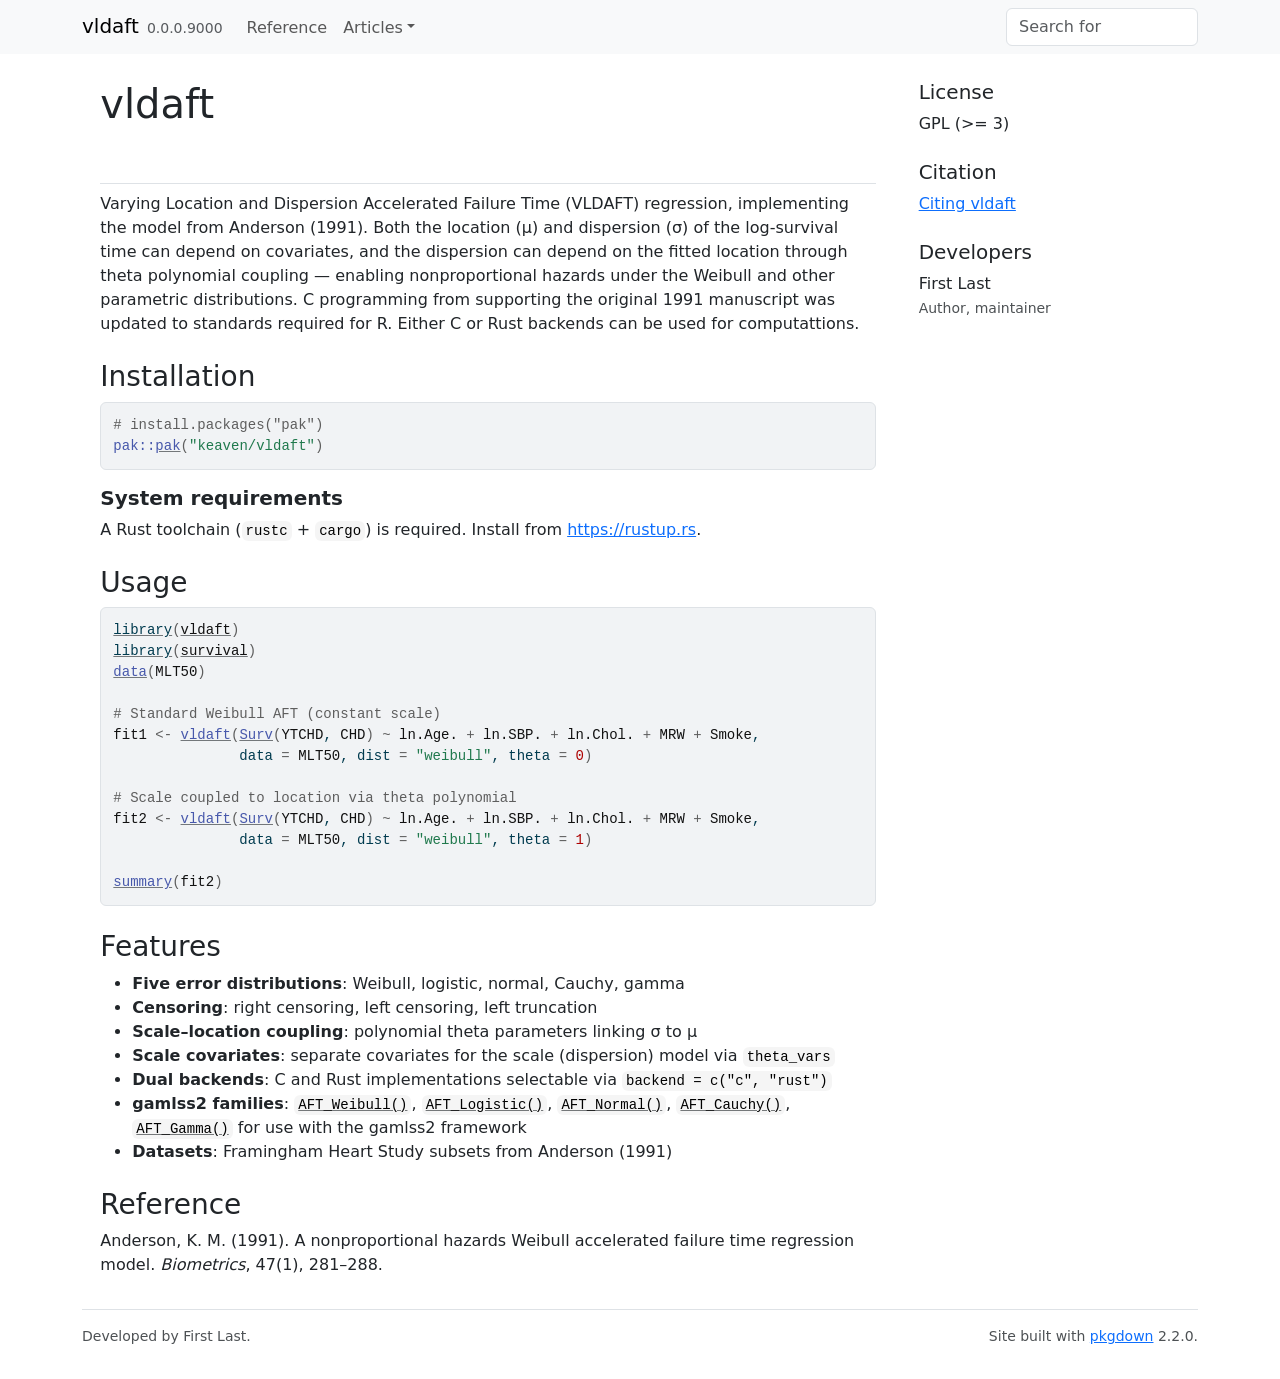
<file: index.html>
<!DOCTYPE html>
<!-- Generated by pkgdown: do not edit by hand --><html lang="en">
<head>
<meta http-equiv="Content-Type" content="text/html; charset=UTF-8">
<meta charset="utf-8">
<meta http-equiv="X-UA-Compatible" content="IE=edge">
<meta name="viewport" content="width=device-width, initial-scale=1, shrink-to-fit=no">
<title>Non-Proportional Hazards Accelerated Failure Time Regression • vldaft</title>
<script src="deps/jquery-3.6.0/jquery-3.6.0.min.js"></script><meta name="viewport" content="width=device-width, initial-scale=1, shrink-to-fit=no">
<link href="deps/bootstrap-5.3.1/bootstrap.min.css" rel="stylesheet">
<script src="deps/bootstrap-5.3.1/bootstrap.bundle.min.js"></script><link href="deps/font-awesome-6.5.2/css/all.min.css" rel="stylesheet">
<link href="deps/font-awesome-6.5.2/css/v4-shims.min.css" rel="stylesheet">
<script src="deps/headroom-0.11.0/headroom.min.js"></script><script src="deps/headroom-0.11.0/jQuery.headroom.min.js"></script><script src="deps/bootstrap-toc-1.0.1/bootstrap-toc.min.js"></script><script src="deps/clipboard.js-2.0.11/clipboard.min.js"></script><script src="deps/search-1.0.0/autocomplete.jquery.min.js"></script><script src="deps/search-1.0.0/fuse.min.js"></script><script src="deps/search-1.0.0/mark.min.js"></script><!-- pkgdown --><script src="pkgdown.js"></script><meta property="og:title" content="Non-Proportional Hazards Accelerated Failure Time Regression">
<meta name="description" content="Fits the Anderson (1991) accelerated failure time regression model where both location and scale are functions of covariates, and scale can depend on location via theta polynomial parameters. Supports Weibull, logistic, normal, Cauchy, and gamma error distributions with right censoring, left censoring, and left truncation. Provides a standalone fitting function and gamlss2 family extensions.">
<meta property="og:description" content="Fits the Anderson (1991) accelerated failure time regression model where both location and scale are functions of covariates, and scale can depend on location via theta polynomial parameters. Supports Weibull, logistic, normal, Cauchy, and gamma error distributions with right censoring, left censoring, and left truncation. Provides a standalone fitting function and gamlss2 family extensions.">
</head>
<body>
    <a href="#main" class="visually-hidden-focusable">Skip to contents</a>


    <nav class="navbar navbar-expand-lg fixed-top bg-light" data-bs-theme="light" aria-label="Site navigation"><div class="container">

    <a class="navbar-brand me-2" href="index.html">vldaft</a>

    <small class="nav-text text-muted me-auto" data-bs-toggle="tooltip" data-bs-placement="bottom" title="">0.0.0.9000</small>


    <button class="navbar-toggler" type="button" data-bs-toggle="collapse" data-bs-target="#navbar" aria-controls="navbar" aria-expanded="false" aria-label="Toggle navigation">
      <span class="navbar-toggler-icon"></span>
    </button>

    <div id="navbar" class="collapse navbar-collapse ms-3">
      <ul class="navbar-nav me-auto">
<li class="nav-item"><a class="nav-link" href="reference/index.html">Reference</a></li>
<li class="nav-item dropdown">
  <button class="nav-link dropdown-toggle" type="button" id="dropdown-articles" data-bs-toggle="dropdown" aria-expanded="false" aria-haspopup="true">Articles</button>
  <ul class="dropdown-menu" aria-labelledby="dropdown-articles">
<li><a class="dropdown-item" href="articles/anderson1991.html">Reproducing Anderson (1991): A Nonproportional Hazards Weibull AFT Model</a></li>
    <li><a class="dropdown-item" href="articles/survival-explorer.html">Survival Distribution Explorer</a></li>
  </ul>
</li>
      </ul>
<ul class="navbar-nav">
<li class="nav-item"><form class="form-inline" role="search">
 <input class="form-control" type="search" name="search-input" id="search-input" autocomplete="off" aria-label="Search site" placeholder="Search for" data-search-index="search.json">
</form></li>
      </ul>
</div>


  </div>
</nav><div class="container template-home">
<div class="row">
  <main id="main" class="col-md-9"><div class="section level1">
<div class="page-header"><h1 id="vldaft">vldaft<a class="anchor" aria-label="anchor" href="#vldaft"></a>
</h1></div>
<!-- badges: start -->
<!-- badges: end -->
<p>Varying Location and Dispersion Accelerated Failure Time (VLDAFT) regression, implementing the model from Anderson (1991). Both the location (μ) and dispersion (σ) of the log-survival time can depend on covariates, and the dispersion can depend on the fitted location through theta polynomial coupling — enabling nonproportional hazards under the Weibull and other parametric distributions. C programming from supporting the original 1991 manuscript was updated to standards required for R. Either C or Rust backends can be used for computattions.</p>
<div class="section level2">
<h2 id="installation">Installation<a class="anchor" aria-label="anchor" href="#installation"></a>
</h2>
<div class="sourceCode" id="cb1"><pre class="downlit sourceCode r">
<code class="sourceCode R"><span><span class="co"># install.packages("pak")</span></span>
<span><span class="fu">pak</span><span class="fu">::</span><span class="fu"><a href="https://pak.r-lib.org/reference/pak.html" class="external-link">pak</a></span><span class="op">(</span><span class="st">"keaven/vldaft"</span><span class="op">)</span></span></code></pre></div>
<div class="section level3">
<h3 id="system-requirements">System requirements<a class="anchor" aria-label="anchor" href="#system-requirements"></a>
</h3>
<p>A Rust toolchain (<code>rustc</code> + <code>cargo</code>) is required. Install from <a href="https://rustup.rs" class="external-link uri">https://rustup.rs</a>.</p>
</div>
</div>
<div class="section level2">
<h2 id="usage">Usage<a class="anchor" aria-label="anchor" href="#usage"></a>
</h2>
<div class="sourceCode" id="cb2"><pre class="downlit sourceCode r">
<code class="sourceCode R"><span><span class="kw"><a href="https://rdrr.io/r/base/library.html" class="external-link">library</a></span><span class="op">(</span><span class="va"><a href="https://keaven.github.io/vldaft/">vldaft</a></span><span class="op">)</span></span>
<span><span class="kw"><a href="https://rdrr.io/r/base/library.html" class="external-link">library</a></span><span class="op">(</span><span class="va"><a href="https://github.com/therneau/survival" class="external-link">survival</a></span><span class="op">)</span></span>
<span><span class="fu"><a href="https://rdrr.io/r/utils/data.html" class="external-link">data</a></span><span class="op">(</span><span class="va">MLT50</span><span class="op">)</span></span>
<span></span>
<span><span class="co"># Standard Weibull AFT (constant scale)</span></span>
<span><span class="va">fit1</span> <span class="op">&lt;-</span> <span class="fu"><a href="reference/vldaft.html">vldaft</a></span><span class="op">(</span><span class="fu"><a href="https://rdrr.io/pkg/survival/man/Surv.html" class="external-link">Surv</a></span><span class="op">(</span><span class="va">YTCHD</span>, <span class="va">CHD</span><span class="op">)</span> <span class="op">~</span> <span class="va">ln.Age.</span> <span class="op">+</span> <span class="va">ln.SBP.</span> <span class="op">+</span> <span class="va">ln.Chol.</span> <span class="op">+</span> <span class="va">MRW</span> <span class="op">+</span> <span class="va">Smoke</span>,</span>
<span>               data <span class="op">=</span> <span class="va">MLT50</span>, dist <span class="op">=</span> <span class="st">"weibull"</span>, theta <span class="op">=</span> <span class="fl">0</span><span class="op">)</span></span>
<span></span>
<span><span class="co"># Scale coupled to location via theta polynomial</span></span>
<span><span class="va">fit2</span> <span class="op">&lt;-</span> <span class="fu"><a href="reference/vldaft.html">vldaft</a></span><span class="op">(</span><span class="fu"><a href="https://rdrr.io/pkg/survival/man/Surv.html" class="external-link">Surv</a></span><span class="op">(</span><span class="va">YTCHD</span>, <span class="va">CHD</span><span class="op">)</span> <span class="op">~</span> <span class="va">ln.Age.</span> <span class="op">+</span> <span class="va">ln.SBP.</span> <span class="op">+</span> <span class="va">ln.Chol.</span> <span class="op">+</span> <span class="va">MRW</span> <span class="op">+</span> <span class="va">Smoke</span>,</span>
<span>               data <span class="op">=</span> <span class="va">MLT50</span>, dist <span class="op">=</span> <span class="st">"weibull"</span>, theta <span class="op">=</span> <span class="fl">1</span><span class="op">)</span></span>
<span></span>
<span><span class="fu"><a href="https://rdrr.io/r/base/summary.html" class="external-link">summary</a></span><span class="op">(</span><span class="va">fit2</span><span class="op">)</span></span></code></pre></div>
</div>
<div class="section level2">
<h2 id="features">Features<a class="anchor" aria-label="anchor" href="#features"></a>
</h2>
<ul>
<li>
<strong>Five error distributions</strong>: Weibull, logistic, normal, Cauchy, gamma</li>
<li>
<strong>Censoring</strong>: right censoring, left censoring, left truncation</li>
<li>
<strong>Scale–location coupling</strong>: polynomial theta parameters linking σ to μ</li>
<li>
<strong>Scale covariates</strong>: separate covariates for the scale (dispersion) model via <code>theta_vars</code>
</li>
<li>
<strong>Dual backends</strong>: C and Rust implementations selectable via <code>backend = c("c", "rust")</code>
</li>
<li>
<strong>gamlss2 families</strong>: <code><a href="reference/AFT_families.html">AFT_Weibull()</a></code>, <code><a href="reference/AFT_families.html">AFT_Logistic()</a></code>, <code><a href="reference/AFT_families.html">AFT_Normal()</a></code>, <code><a href="reference/AFT_families.html">AFT_Cauchy()</a></code>, <code><a href="reference/AFT_families.html">AFT_Gamma()</a></code> for use with the gamlss2 framework</li>
<li>
<strong>Datasets</strong>: Framingham Heart Study subsets from Anderson (1991)</li>
</ul>
</div>
<div class="section level2">
<h2 id="reference">Reference<a class="anchor" aria-label="anchor" href="#reference"></a>
</h2>
<p>Anderson, K. M. (1991). A nonproportional hazards Weibull accelerated failure time regression model. <em>Biometrics</em>, 47(1), 281–288.</p>
</div>
</div>
  </main><aside class="col-md-3"><div class="license">
<h2 data-toc-skip>License</h2>
<ul class="list-unstyled">
<li>GPL (&gt;= 3)</li>
</ul>
</div>


<div class="citation">
<h2 data-toc-skip>Citation</h2>
<ul class="list-unstyled">
<li><a href="authors.html#citation">Citing vldaft</a></li>
</ul>
</div>

<div class="developers">
<h2 data-toc-skip>Developers</h2>
<ul class="list-unstyled">
<li>First Last <br><small class="roles"> Author, maintainer </small>   </li>
</ul>
</div>



  </aside>
</div>


    <footer><div class="pkgdown-footer-left">
  <p>Developed by First Last.</p>
</div>

<div class="pkgdown-footer-right">
  <p>Site built with <a href="https://pkgdown.r-lib.org/" class="external-link">pkgdown</a> 2.2.0.</p>
</div>

    </footer>
</div>





  </body>
</html>
</file>
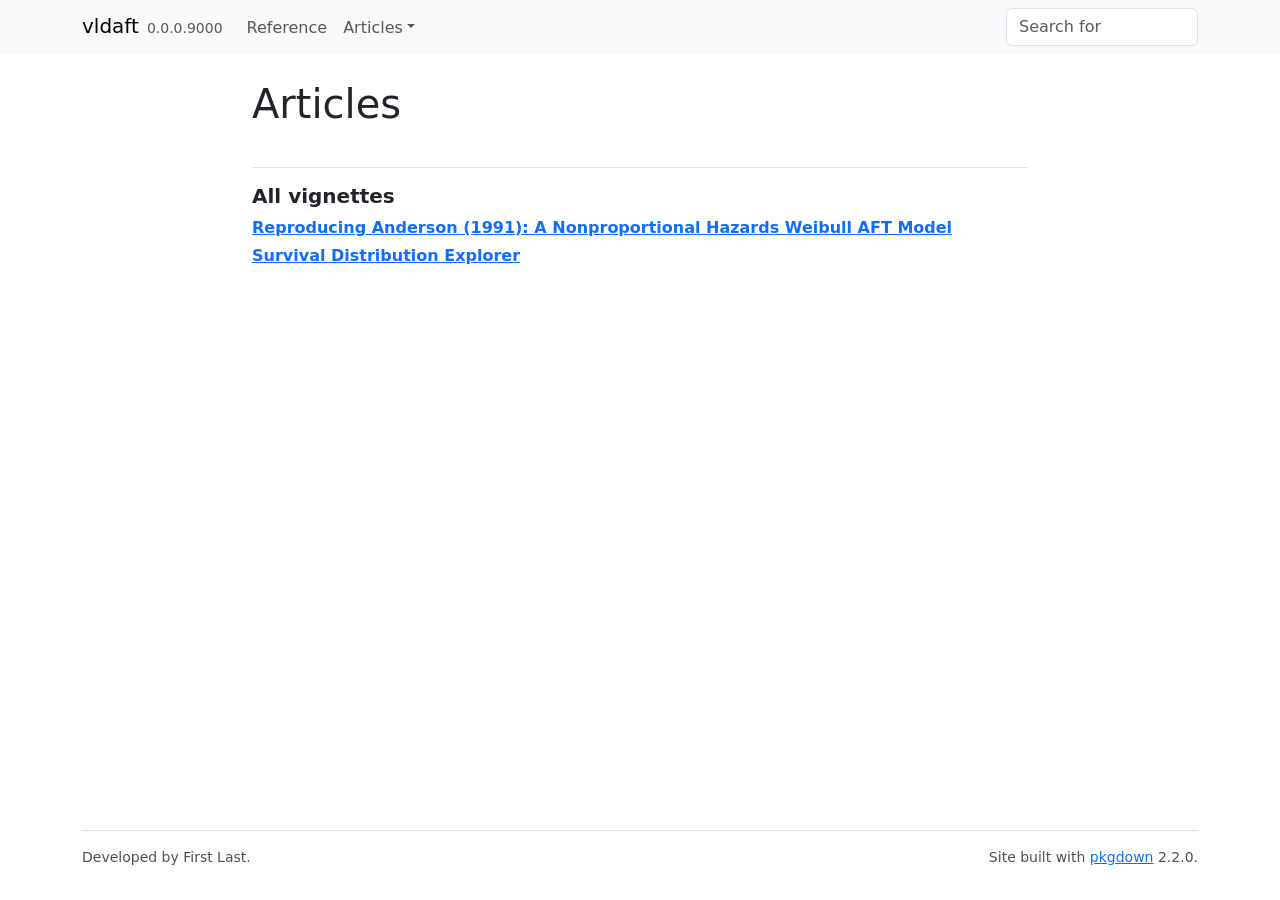
<file: articles/index.html>
<!DOCTYPE html>
<!-- Generated by pkgdown: do not edit by hand --><html lang="en"><head><meta http-equiv="Content-Type" content="text/html; charset=UTF-8"><meta charset="utf-8"><meta http-equiv="X-UA-Compatible" content="IE=edge"><meta name="viewport" content="width=device-width, initial-scale=1, shrink-to-fit=no"><title>Articles • vldaft</title><script src="../deps/jquery-3.6.0/jquery-3.6.0.min.js"></script><meta name="viewport" content="width=device-width, initial-scale=1, shrink-to-fit=no"><link href="../deps/bootstrap-5.3.1/bootstrap.min.css" rel="stylesheet"><script src="../deps/bootstrap-5.3.1/bootstrap.bundle.min.js"></script><link href="../deps/font-awesome-6.5.2/css/all.min.css" rel="stylesheet"><link href="../deps/font-awesome-6.5.2/css/v4-shims.min.css" rel="stylesheet"><script src="../deps/headroom-0.11.0/headroom.min.js"></script><script src="../deps/headroom-0.11.0/jQuery.headroom.min.js"></script><script src="../deps/bootstrap-toc-1.0.1/bootstrap-toc.min.js"></script><script src="../deps/clipboard.js-2.0.11/clipboard.min.js"></script><script src="../deps/search-1.0.0/autocomplete.jquery.min.js"></script><script src="../deps/search-1.0.0/fuse.min.js"></script><script src="../deps/search-1.0.0/mark.min.js"></script><!-- pkgdown --><script src="../pkgdown.js"></script><meta property="og:title" content="Articles"></head><body>
    <a href="#main" class="visually-hidden-focusable">Skip to contents</a>


    <nav class="navbar navbar-expand-lg fixed-top bg-light" data-bs-theme="light" aria-label="Site navigation"><div class="container">

    <a class="navbar-brand me-2" href="../index.html">vldaft</a>

    <small class="nav-text text-muted me-auto" data-bs-toggle="tooltip" data-bs-placement="bottom" title="">0.0.0.9000</small>


    <button class="navbar-toggler" type="button" data-bs-toggle="collapse" data-bs-target="#navbar" aria-controls="navbar" aria-expanded="false" aria-label="Toggle navigation">
      <span class="navbar-toggler-icon"></span>
    </button>

    <div id="navbar" class="collapse navbar-collapse ms-3">
      <ul class="navbar-nav me-auto"><li class="nav-item"><a class="nav-link" href="../reference/index.html">Reference</a></li>
<li class="nav-item dropdown">
  <button class="nav-link dropdown-toggle" type="button" id="dropdown-articles" data-bs-toggle="dropdown" aria-expanded="false" aria-haspopup="true">Articles</button>
  <ul class="dropdown-menu" aria-labelledby="dropdown-articles"><li><a class="dropdown-item" href="../articles/anderson1991.html">Reproducing Anderson (1991): A Nonproportional Hazards Weibull AFT Model</a></li>
    <li><a class="dropdown-item" href="../articles/survival-explorer.html">Survival Distribution Explorer</a></li>
  </ul></li>
      </ul><ul class="navbar-nav"><li class="nav-item"><form class="form-inline" role="search">
 <input class="form-control" type="search" name="search-input" id="search-input" autocomplete="off" aria-label="Search site" placeholder="Search for" data-search-index="../search.json"></form></li>
      </ul></div>


  </div>
</nav><div class="container template-article-index">
<div class="row">
  <main id="main" class="col-md-9"><div class="page-header">

      <h1>Articles</h1>
    </div>

    <div class="section ">
      <h3>All vignettes</h3>
      <div class="section-desc"></div>

      <dl><dt><a href="anderson1991.html">Reproducing Anderson (1991): A Nonproportional Hazards Weibull AFT Model</a></dt>
        <dd>
        </dd><dt><a href="survival-explorer.html">Survival Distribution Explorer</a></dt>
        <dd>
      </dd></dl></div>
  </main></div>


    <footer><div class="pkgdown-footer-left">
  <p>Developed by First Last.</p>
</div>

<div class="pkgdown-footer-right">
  <p>Site built with <a href="https://pkgdown.r-lib.org/" class="external-link">pkgdown</a> 2.2.0.</p>
</div>

    </footer></div>





  </body></html>
</file>
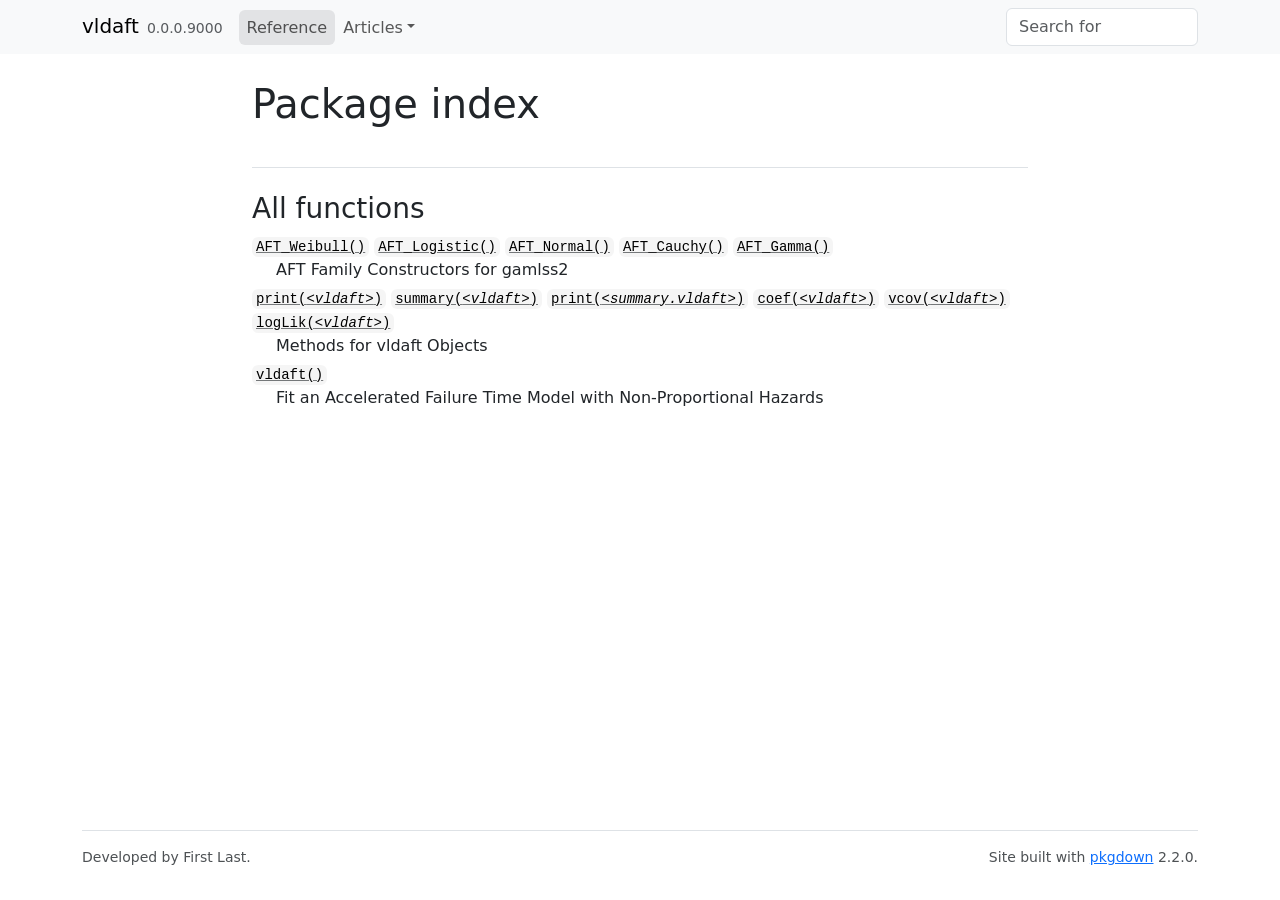
<file: reference/index.html>
<!DOCTYPE html>
<!-- Generated by pkgdown: do not edit by hand --><html lang="en"><head><meta http-equiv="Content-Type" content="text/html; charset=UTF-8"><meta charset="utf-8"><meta http-equiv="X-UA-Compatible" content="IE=edge"><meta name="viewport" content="width=device-width, initial-scale=1, shrink-to-fit=no"><title>Package index • vldaft</title><script src="../deps/jquery-3.6.0/jquery-3.6.0.min.js"></script><meta name="viewport" content="width=device-width, initial-scale=1, shrink-to-fit=no"><link href="../deps/bootstrap-5.3.1/bootstrap.min.css" rel="stylesheet"><script src="../deps/bootstrap-5.3.1/bootstrap.bundle.min.js"></script><link href="../deps/font-awesome-6.5.2/css/all.min.css" rel="stylesheet"><link href="../deps/font-awesome-6.5.2/css/v4-shims.min.css" rel="stylesheet"><script src="../deps/headroom-0.11.0/headroom.min.js"></script><script src="../deps/headroom-0.11.0/jQuery.headroom.min.js"></script><script src="../deps/bootstrap-toc-1.0.1/bootstrap-toc.min.js"></script><script src="../deps/clipboard.js-2.0.11/clipboard.min.js"></script><script src="../deps/search-1.0.0/autocomplete.jquery.min.js"></script><script src="../deps/search-1.0.0/fuse.min.js"></script><script src="../deps/search-1.0.0/mark.min.js"></script><!-- pkgdown --><script src="../pkgdown.js"></script><meta property="og:title" content="Package index"></head><body>
    <a href="#main" class="visually-hidden-focusable">Skip to contents</a>


    <nav class="navbar navbar-expand-lg fixed-top bg-light" data-bs-theme="light" aria-label="Site navigation"><div class="container">

    <a class="navbar-brand me-2" href="../index.html">vldaft</a>

    <small class="nav-text text-muted me-auto" data-bs-toggle="tooltip" data-bs-placement="bottom" title="">0.0.0.9000</small>


    <button class="navbar-toggler" type="button" data-bs-toggle="collapse" data-bs-target="#navbar" aria-controls="navbar" aria-expanded="false" aria-label="Toggle navigation">
      <span class="navbar-toggler-icon"></span>
    </button>

    <div id="navbar" class="collapse navbar-collapse ms-3">
      <ul class="navbar-nav me-auto"><li class="active nav-item"><a class="nav-link" href="../reference/index.html">Reference</a></li>
<li class="nav-item dropdown">
  <button class="nav-link dropdown-toggle" type="button" id="dropdown-articles" data-bs-toggle="dropdown" aria-expanded="false" aria-haspopup="true">Articles</button>
  <ul class="dropdown-menu" aria-labelledby="dropdown-articles"><li><a class="dropdown-item" href="../articles/anderson1991.html">Reproducing Anderson (1991): A Nonproportional Hazards Weibull AFT Model</a></li>
    <li><a class="dropdown-item" href="../articles/survival-explorer.html">Survival Distribution Explorer</a></li>
  </ul></li>
      </ul><ul class="navbar-nav"><li class="nav-item"><form class="form-inline" role="search">
 <input class="form-control" type="search" name="search-input" id="search-input" autocomplete="off" aria-label="Search site" placeholder="Search for" data-search-index="../search.json"></form></li>
      </ul></div>


  </div>
</nav><div class="container template-reference-index">
<div class="row">
  <main id="main" class="col-md-9"><div class="page-header">

      <h1>Package index</h1>
    </div>

    <div class="section level2">
      <h2 id="all-functions">All functions<a class="anchor" aria-label="anchor" href="#all-functions"></a></h2>



      <dl></dl></div><div class="section level2">




      <dl><dt>

          <code><a href="AFT_families.html">AFT_Weibull()</a></code> <code><a href="AFT_families.html">AFT_Logistic()</a></code> <code><a href="AFT_families.html">AFT_Normal()</a></code> <code><a href="AFT_families.html">AFT_Cauchy()</a></code> <code><a href="AFT_families.html">AFT_Gamma()</a></code>

        </dt>
        <dd>AFT Family Constructors for gamlss2</dd>

        <dt>

          <code><a href="vldaft-methods.html">print(<i>&lt;vldaft&gt;</i>)</a></code> <code><a href="vldaft-methods.html">summary(<i>&lt;vldaft&gt;</i>)</a></code> <code><a href="vldaft-methods.html">print(<i>&lt;summary.vldaft&gt;</i>)</a></code> <code><a href="vldaft-methods.html">coef(<i>&lt;vldaft&gt;</i>)</a></code> <code><a href="vldaft-methods.html">vcov(<i>&lt;vldaft&gt;</i>)</a></code> <code><a href="vldaft-methods.html">logLik(<i>&lt;vldaft&gt;</i>)</a></code>

        </dt>
        <dd>Methods for vldaft Objects</dd>

        <dt>

          <code><a href="vldaft.html">vldaft()</a></code>

        </dt>
        <dd>Fit an Accelerated Failure Time Model with Non-Proportional Hazards</dd>
      </dl></div>
  </main></div>


    <footer><div class="pkgdown-footer-left">
  <p>Developed by First Last.</p>
</div>

<div class="pkgdown-footer-right">
  <p>Site built with <a href="https://pkgdown.r-lib.org/" class="external-link">pkgdown</a> 2.2.0.</p>
</div>

    </footer></div>





  </body></html>
</file>
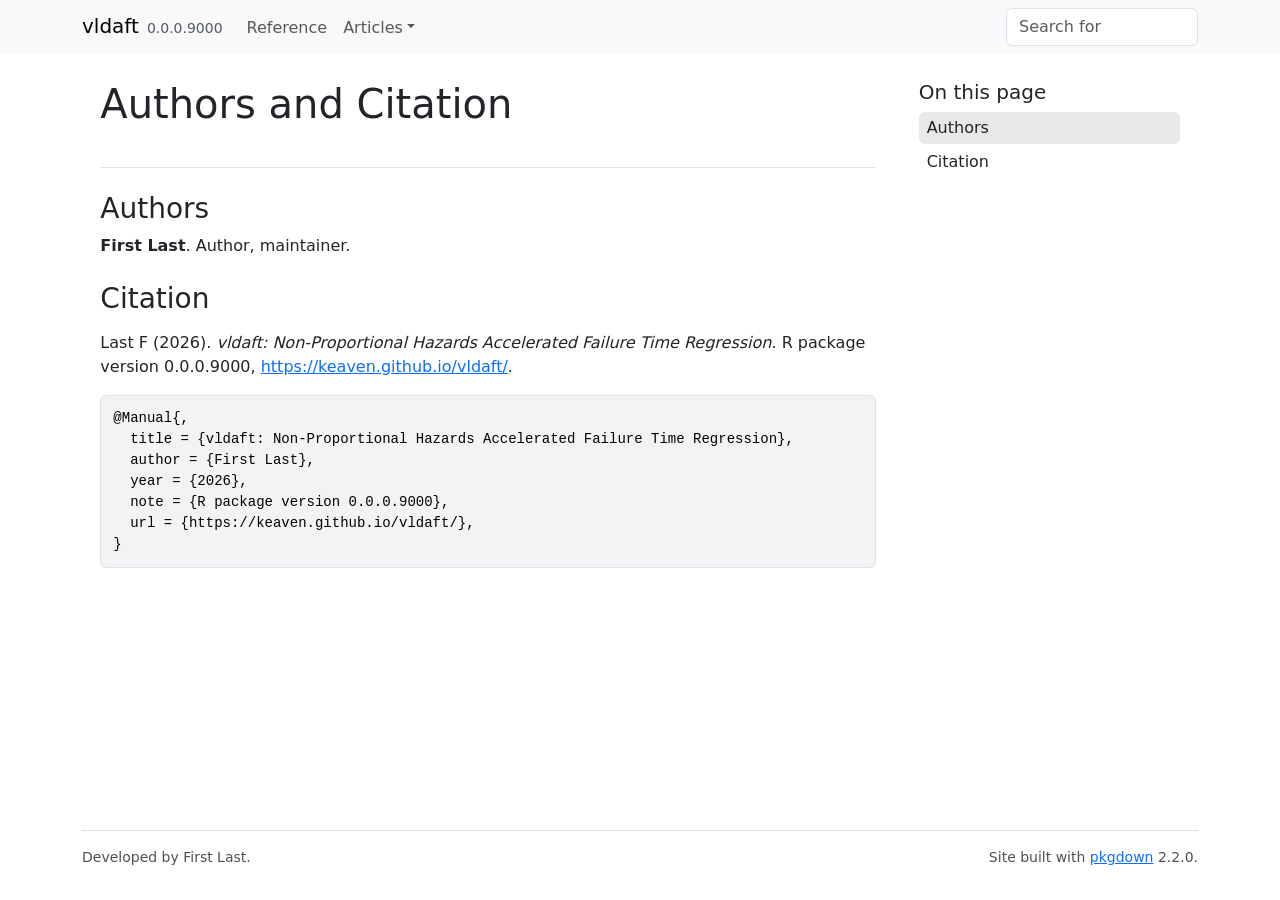
<file: authors.html>
<!DOCTYPE html>
<!-- Generated by pkgdown: do not edit by hand --><html lang="en"><head><meta http-equiv="Content-Type" content="text/html; charset=UTF-8"><meta charset="utf-8"><meta http-equiv="X-UA-Compatible" content="IE=edge"><meta name="viewport" content="width=device-width, initial-scale=1, shrink-to-fit=no"><title>Authors and Citation • vldaft</title><script src="deps/jquery-3.6.0/jquery-3.6.0.min.js"></script><meta name="viewport" content="width=device-width, initial-scale=1, shrink-to-fit=no"><link href="deps/bootstrap-5.3.1/bootstrap.min.css" rel="stylesheet"><script src="deps/bootstrap-5.3.1/bootstrap.bundle.min.js"></script><link href="deps/font-awesome-6.5.2/css/all.min.css" rel="stylesheet"><link href="deps/font-awesome-6.5.2/css/v4-shims.min.css" rel="stylesheet"><script src="deps/headroom-0.11.0/headroom.min.js"></script><script src="deps/headroom-0.11.0/jQuery.headroom.min.js"></script><script src="deps/bootstrap-toc-1.0.1/bootstrap-toc.min.js"></script><script src="deps/clipboard.js-2.0.11/clipboard.min.js"></script><script src="deps/search-1.0.0/autocomplete.jquery.min.js"></script><script src="deps/search-1.0.0/fuse.min.js"></script><script src="deps/search-1.0.0/mark.min.js"></script><!-- pkgdown --><script src="pkgdown.js"></script><meta property="og:title" content="Authors and Citation"></head><body>
    <a href="#main" class="visually-hidden-focusable">Skip to contents</a>


    <nav class="navbar navbar-expand-lg fixed-top bg-light" data-bs-theme="light" aria-label="Site navigation"><div class="container">

    <a class="navbar-brand me-2" href="index.html">vldaft</a>

    <small class="nav-text text-muted me-auto" data-bs-toggle="tooltip" data-bs-placement="bottom" title="">0.0.0.9000</small>


    <button class="navbar-toggler" type="button" data-bs-toggle="collapse" data-bs-target="#navbar" aria-controls="navbar" aria-expanded="false" aria-label="Toggle navigation">
      <span class="navbar-toggler-icon"></span>
    </button>

    <div id="navbar" class="collapse navbar-collapse ms-3">
      <ul class="navbar-nav me-auto"><li class="nav-item"><a class="nav-link" href="reference/index.html">Reference</a></li>
<li class="nav-item dropdown">
  <button class="nav-link dropdown-toggle" type="button" id="dropdown-articles" data-bs-toggle="dropdown" aria-expanded="false" aria-haspopup="true">Articles</button>
  <ul class="dropdown-menu" aria-labelledby="dropdown-articles"><li><a class="dropdown-item" href="articles/anderson1991.html">Reproducing Anderson (1991): A Nonproportional Hazards Weibull AFT Model</a></li>
    <li><a class="dropdown-item" href="articles/survival-explorer.html">Survival Distribution Explorer</a></li>
  </ul></li>
      </ul><ul class="navbar-nav"><li class="nav-item"><form class="form-inline" role="search">
 <input class="form-control" type="search" name="search-input" id="search-input" autocomplete="off" aria-label="Search site" placeholder="Search for" data-search-index="search.json"></form></li>
      </ul></div>


  </div>
</nav><div class="container template-citation-authors">
<div class="row">
  <main id="main" class="col-md-9"><div class="page-header">

      <h1>Authors and Citation</h1>
    </div>

    <div class="section level2">
      <h2>Authors</h2>

      <ul class="list-unstyled"><li>
          <p><strong>First Last</strong>. Author, maintainer.
          </p>
        </li>
      </ul></div>

    <div class="section level2">
      <h2 id="citation">Citation</h2>
      <p></p>

      <p>Last F (2026).
<em>vldaft: Non-Proportional Hazards Accelerated Failure Time Regression</em>.
R package version 0.0.0.9000, <a href="https://keaven.github.io/vldaft/">https://keaven.github.io/vldaft/</a>.
</p>
      <pre>@Manual{,
  title = {vldaft: Non-Proportional Hazards Accelerated Failure Time Regression},
  author = {First Last},
  year = {2026},
  note = {R package version 0.0.0.9000},
  url = {https://keaven.github.io/vldaft/},
}</pre>
    </div>

  </main><aside class="col-md-3"><nav id="toc" aria-label="Table of contents"><h2>On this page</h2>
    </nav></aside></div>


    <footer><div class="pkgdown-footer-left">
  <p>Developed by First Last.</p>
</div>

<div class="pkgdown-footer-right">
  <p>Site built with <a href="https://pkgdown.r-lib.org/" class="external-link">pkgdown</a> 2.2.0.</p>
</div>

    </footer></div>





  </body></html>
</file>
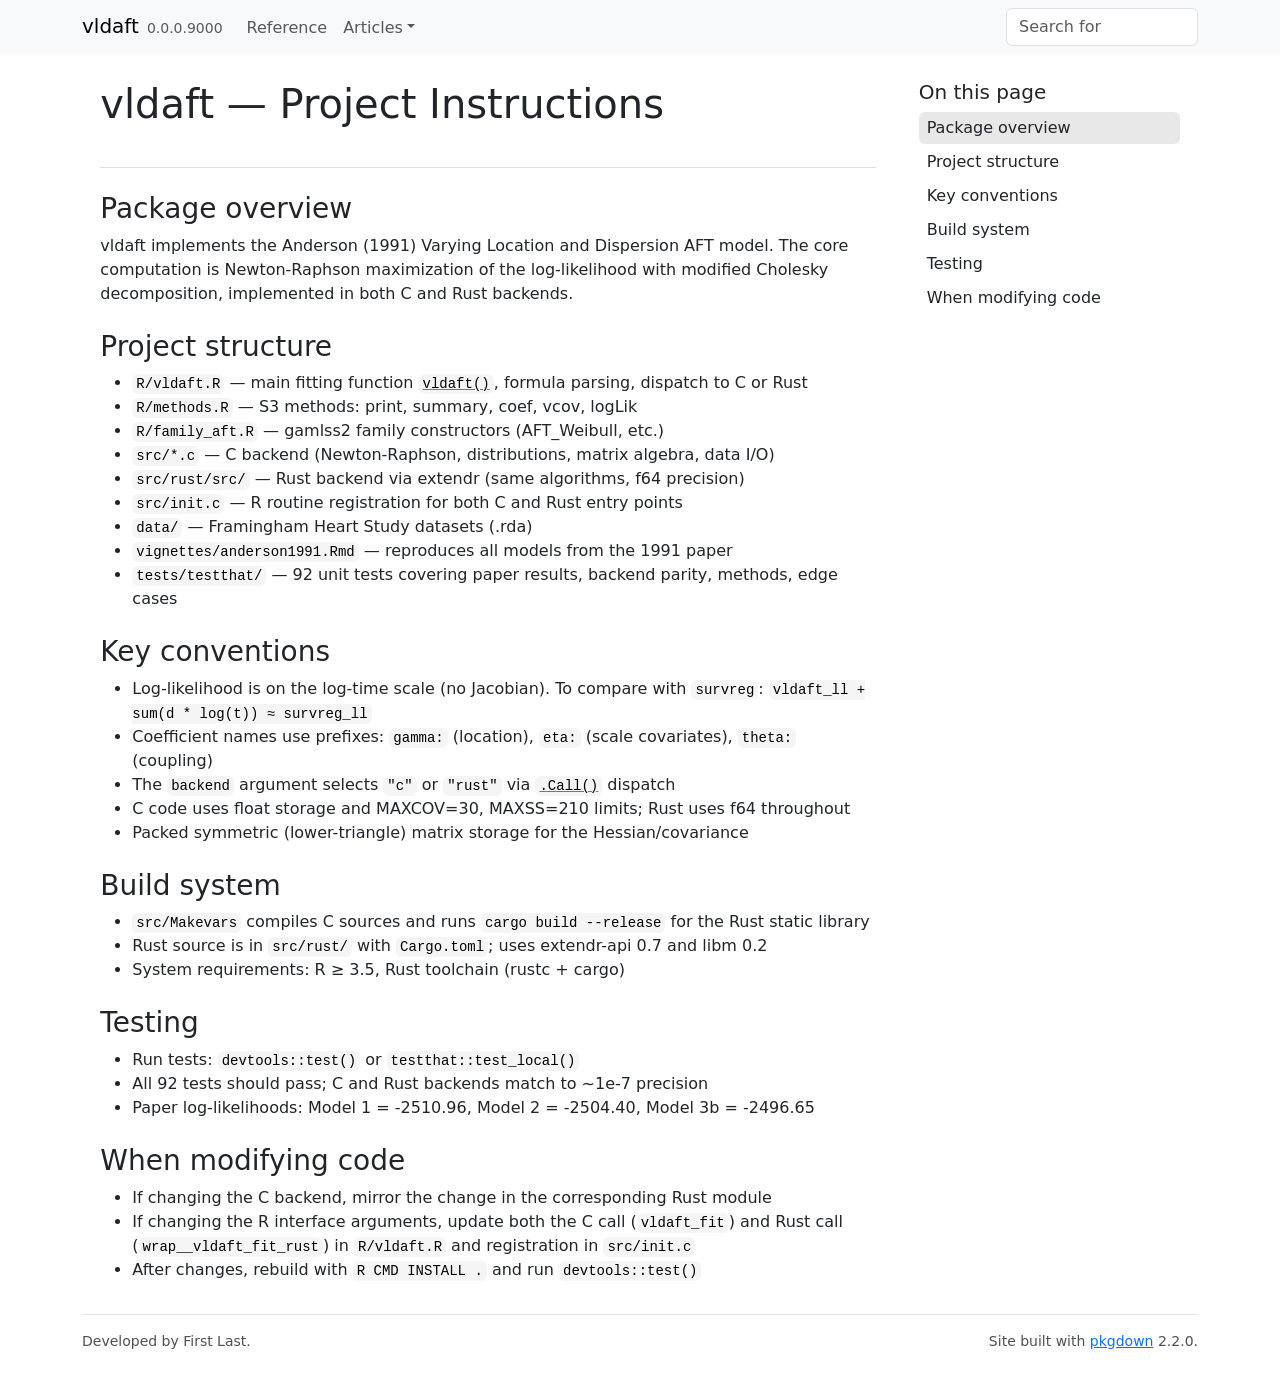
<file: CLAUDE.html>
<!DOCTYPE html>
<!-- Generated by pkgdown: do not edit by hand --><html lang="en"><head><meta http-equiv="Content-Type" content="text/html; charset=UTF-8"><meta charset="utf-8"><meta http-equiv="X-UA-Compatible" content="IE=edge"><meta name="viewport" content="width=device-width, initial-scale=1, shrink-to-fit=no"><title>vldaft — Project Instructions • vldaft</title><script src="deps/jquery-3.6.0/jquery-3.6.0.min.js"></script><meta name="viewport" content="width=device-width, initial-scale=1, shrink-to-fit=no"><link href="deps/bootstrap-5.3.1/bootstrap.min.css" rel="stylesheet"><script src="deps/bootstrap-5.3.1/bootstrap.bundle.min.js"></script><link href="deps/font-awesome-6.5.2/css/all.min.css" rel="stylesheet"><link href="deps/font-awesome-6.5.2/css/v4-shims.min.css" rel="stylesheet"><script src="deps/headroom-0.11.0/headroom.min.js"></script><script src="deps/headroom-0.11.0/jQuery.headroom.min.js"></script><script src="deps/bootstrap-toc-1.0.1/bootstrap-toc.min.js"></script><script src="deps/clipboard.js-2.0.11/clipboard.min.js"></script><script src="deps/search-1.0.0/autocomplete.jquery.min.js"></script><script src="deps/search-1.0.0/fuse.min.js"></script><script src="deps/search-1.0.0/mark.min.js"></script><!-- pkgdown --><script src="pkgdown.js"></script><meta property="og:title" content="vldaft — Project Instructions"></head><body>
    <a href="#main" class="visually-hidden-focusable">Skip to contents</a>


    <nav class="navbar navbar-expand-lg fixed-top bg-light" data-bs-theme="light" aria-label="Site navigation"><div class="container">

    <a class="navbar-brand me-2" href="index.html">vldaft</a>

    <small class="nav-text text-muted me-auto" data-bs-toggle="tooltip" data-bs-placement="bottom" title="">0.0.0.9000</small>


    <button class="navbar-toggler" type="button" data-bs-toggle="collapse" data-bs-target="#navbar" aria-controls="navbar" aria-expanded="false" aria-label="Toggle navigation">
      <span class="navbar-toggler-icon"></span>
    </button>

    <div id="navbar" class="collapse navbar-collapse ms-3">
      <ul class="navbar-nav me-auto"><li class="nav-item"><a class="nav-link" href="reference/index.html">Reference</a></li>
<li class="nav-item dropdown">
  <button class="nav-link dropdown-toggle" type="button" id="dropdown-articles" data-bs-toggle="dropdown" aria-expanded="false" aria-haspopup="true">Articles</button>
  <ul class="dropdown-menu" aria-labelledby="dropdown-articles"><li><a class="dropdown-item" href="articles/anderson1991.html">Reproducing Anderson (1991): A Nonproportional Hazards Weibull AFT Model</a></li>
    <li><a class="dropdown-item" href="articles/survival-explorer.html">Survival Distribution Explorer</a></li>
  </ul></li>
      </ul><ul class="navbar-nav"><li class="nav-item"><form class="form-inline" role="search">
 <input class="form-control" type="search" name="search-input" id="search-input" autocomplete="off" aria-label="Search site" placeholder="Search for" data-search-index="search.json"></form></li>
      </ul></div>


  </div>
</nav><div class="container template-title-body">
<div class="row">
  <main id="main" class="col-md-9"><div class="page-header">

      <h1>vldaft — Project Instructions</h1>

    </div>

<div id="vldaft--project-instructions" class="section level1">

<div class="section level2">
<h2 id="package-overview">Package overview<a class="anchor" aria-label="anchor" href="#package-overview"></a></h2>
<p>vldaft implements the Anderson (1991) Varying Location and Dispersion AFT model. The core computation is Newton-Raphson maximization of the log-likelihood with modified Cholesky decomposition, implemented in both C and Rust backends.</p>
</div>
<div class="section level2">
<h2 id="project-structure">Project structure<a class="anchor" aria-label="anchor" href="#project-structure"></a></h2>
<ul><li>
<code>R/vldaft.R</code> — main fitting function <code><a href="reference/vldaft.html">vldaft()</a></code>, formula parsing, dispatch to C or Rust</li>
<li>
<code>R/methods.R</code> — S3 methods: print, summary, coef, vcov, logLik</li>
<li>
<code>R/family_aft.R</code> — gamlss2 family constructors (AFT_Weibull, etc.)</li>
<li>
<code>src/*.c</code> — C backend (Newton-Raphson, distributions, matrix algebra, data I/O)</li>
<li>
<code>src/rust/src/</code> — Rust backend via extendr (same algorithms, f64 precision)</li>
<li>
<code>src/init.c</code> — R routine registration for both C and Rust entry points</li>
<li>
<code>data/</code> — Framingham Heart Study datasets (.rda)</li>
<li>
<code>vignettes/anderson1991.Rmd</code> — reproduces all models from the 1991 paper</li>
<li>
<code>tests/testthat/</code> — 92 unit tests covering paper results, backend parity, methods, edge cases</li>
</ul></div>
<div class="section level2">
<h2 id="key-conventions">Key conventions<a class="anchor" aria-label="anchor" href="#key-conventions"></a></h2>
<ul><li>Log-likelihood is on the log-time scale (no Jacobian). To compare with <code>survreg</code>: <code>vldaft_ll + sum(d * log(t)) ≈ survreg_ll</code>
</li>
<li>Coefficient names use prefixes: <code>gamma:</code> (location), <code>eta:</code> (scale covariates), <code>theta:</code> (coupling)</li>
<li>The <code>backend</code> argument selects <code>"c"</code> or <code>"rust"</code> via <code><a href="https://rdrr.io/r/base/CallExternal.html" class="external-link">.Call()</a></code> dispatch</li>
<li>C code uses float storage and MAXCOV=30, MAXSS=210 limits; Rust uses f64 throughout</li>
<li>Packed symmetric (lower-triangle) matrix storage for the Hessian/covariance</li>
</ul></div>
<div class="section level2">
<h2 id="build-system">Build system<a class="anchor" aria-label="anchor" href="#build-system"></a></h2>
<ul><li>
<code>src/Makevars</code> compiles C sources and runs <code>cargo build --release</code> for the Rust static library</li>
<li>Rust source is in <code>src/rust/</code> with <code>Cargo.toml</code>; uses extendr-api 0.7 and libm 0.2</li>
<li>System requirements: R ≥ 3.5, Rust toolchain (rustc + cargo)</li>
</ul></div>
<div class="section level2">
<h2 id="testing">Testing<a class="anchor" aria-label="anchor" href="#testing"></a></h2>
<ul><li>Run tests: <code>devtools::test()</code> or <code>testthat::test_local()</code>
</li>
<li>All 92 tests should pass; C and Rust backends match to ~1e-7 precision</li>
<li>Paper log-likelihoods: Model 1 = -2510.96, Model 2 = -2504.40, Model 3b = -2496.65</li>
</ul></div>
<div class="section level2">
<h2 id="when-modifying-code">When modifying code<a class="anchor" aria-label="anchor" href="#when-modifying-code"></a></h2>
<ul><li>If changing the C backend, mirror the change in the corresponding Rust module</li>
<li>If changing the R interface arguments, update both the C call (<code>vldaft_fit</code>) and Rust call (<code>wrap__vldaft_fit_rust</code>) in <code>R/vldaft.R</code> and registration in <code>src/init.c</code>
</li>
<li>After changes, rebuild with <code>R CMD INSTALL .</code> and run <code>devtools::test()</code>
</li>
</ul></div>
</div>

  </main><aside class="col-md-3"><nav id="toc" aria-label="Table of contents"><h2>On this page</h2>
    </nav></aside></div>


    <footer><div class="pkgdown-footer-left">
  <p>Developed by First Last.</p>
</div>

<div class="pkgdown-footer-right">
  <p>Site built with <a href="https://pkgdown.r-lib.org/" class="external-link">pkgdown</a> 2.2.0.</p>
</div>

    </footer></div>





  </body></html>
</file>
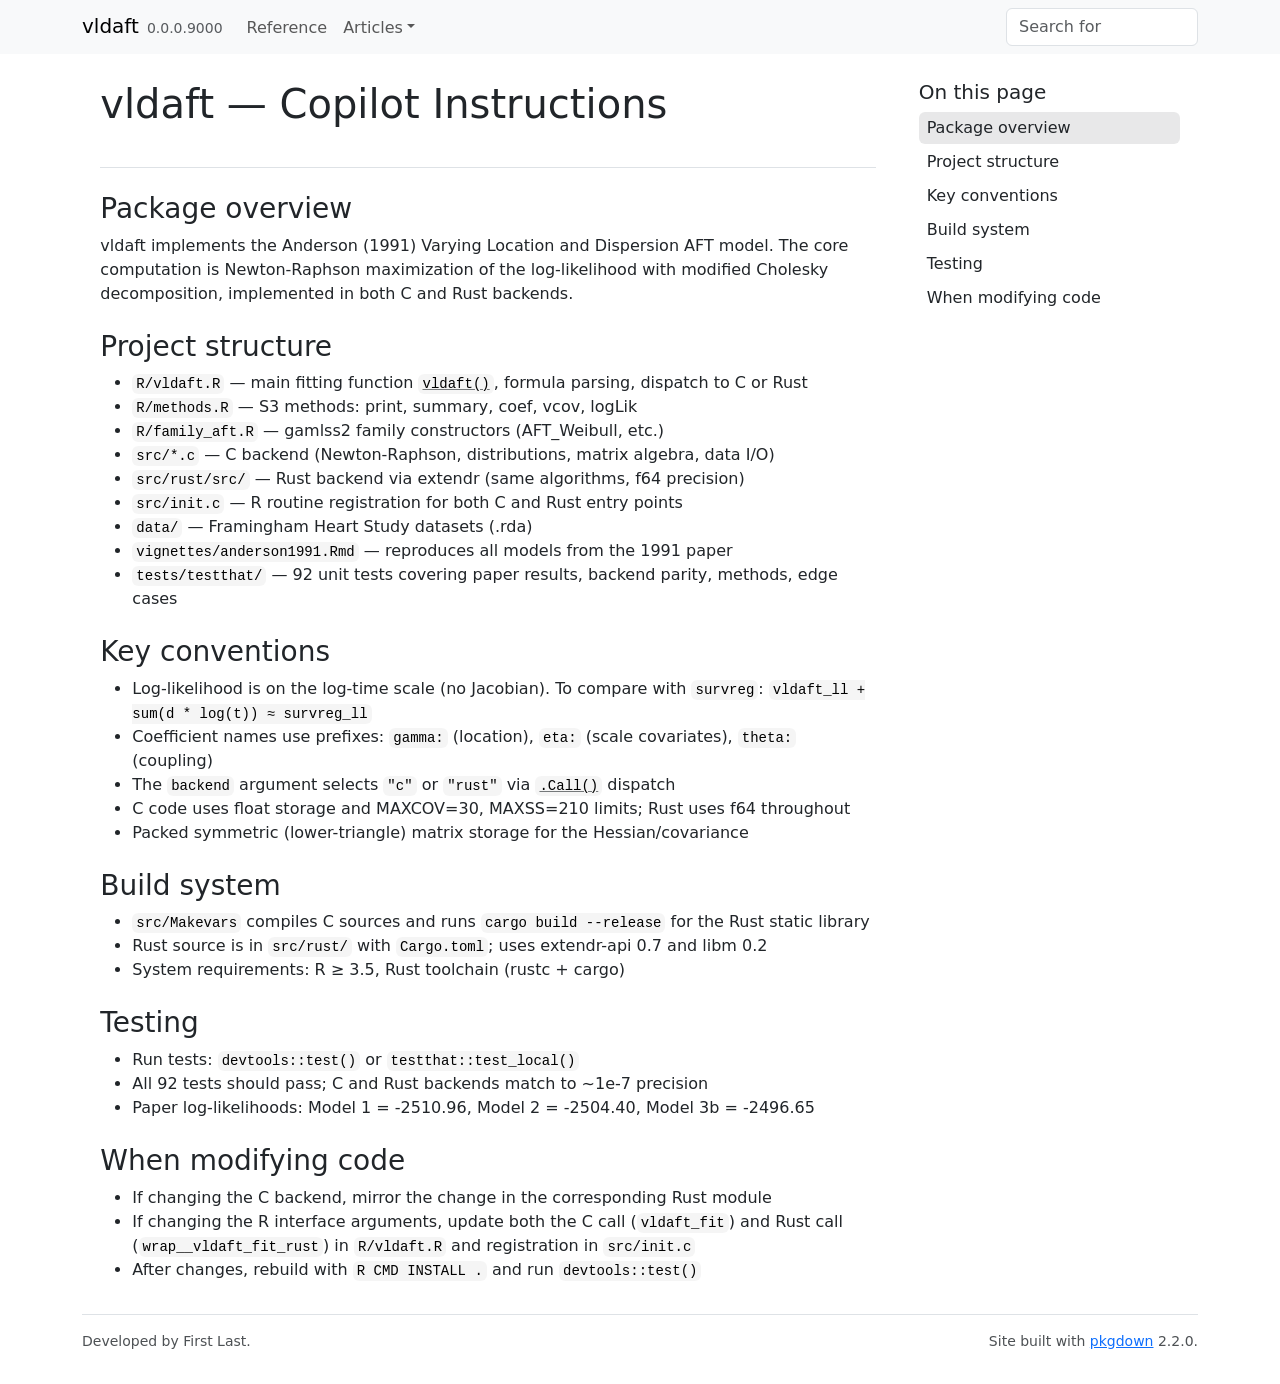
<file: copilot-instructions.html>
<!DOCTYPE html>
<!-- Generated by pkgdown: do not edit by hand --><html lang="en"><head><meta http-equiv="Content-Type" content="text/html; charset=UTF-8"><meta charset="utf-8"><meta http-equiv="X-UA-Compatible" content="IE=edge"><meta name="viewport" content="width=device-width, initial-scale=1, shrink-to-fit=no"><title>vldaft — Copilot Instructions • vldaft</title><script src="deps/jquery-3.6.0/jquery-3.6.0.min.js"></script><meta name="viewport" content="width=device-width, initial-scale=1, shrink-to-fit=no"><link href="deps/bootstrap-5.3.1/bootstrap.min.css" rel="stylesheet"><script src="deps/bootstrap-5.3.1/bootstrap.bundle.min.js"></script><link href="deps/font-awesome-6.5.2/css/all.min.css" rel="stylesheet"><link href="deps/font-awesome-6.5.2/css/v4-shims.min.css" rel="stylesheet"><script src="deps/headroom-0.11.0/headroom.min.js"></script><script src="deps/headroom-0.11.0/jQuery.headroom.min.js"></script><script src="deps/bootstrap-toc-1.0.1/bootstrap-toc.min.js"></script><script src="deps/clipboard.js-2.0.11/clipboard.min.js"></script><script src="deps/search-1.0.0/autocomplete.jquery.min.js"></script><script src="deps/search-1.0.0/fuse.min.js"></script><script src="deps/search-1.0.0/mark.min.js"></script><!-- pkgdown --><script src="pkgdown.js"></script><meta property="og:title" content="vldaft — Copilot Instructions"></head><body>
    <a href="#main" class="visually-hidden-focusable">Skip to contents</a>


    <nav class="navbar navbar-expand-lg fixed-top bg-light" data-bs-theme="light" aria-label="Site navigation"><div class="container">

    <a class="navbar-brand me-2" href="index.html">vldaft</a>

    <small class="nav-text text-muted me-auto" data-bs-toggle="tooltip" data-bs-placement="bottom" title="">0.0.0.9000</small>


    <button class="navbar-toggler" type="button" data-bs-toggle="collapse" data-bs-target="#navbar" aria-controls="navbar" aria-expanded="false" aria-label="Toggle navigation">
      <span class="navbar-toggler-icon"></span>
    </button>

    <div id="navbar" class="collapse navbar-collapse ms-3">
      <ul class="navbar-nav me-auto"><li class="nav-item"><a class="nav-link" href="reference/index.html">Reference</a></li>
<li class="nav-item dropdown">
  <button class="nav-link dropdown-toggle" type="button" id="dropdown-articles" data-bs-toggle="dropdown" aria-expanded="false" aria-haspopup="true">Articles</button>
  <ul class="dropdown-menu" aria-labelledby="dropdown-articles"><li><a class="dropdown-item" href="articles/anderson1991.html">Reproducing Anderson (1991): A Nonproportional Hazards Weibull AFT Model</a></li>
    <li><a class="dropdown-item" href="articles/survival-explorer.html">Survival Distribution Explorer</a></li>
  </ul></li>
      </ul><ul class="navbar-nav"><li class="nav-item"><form class="form-inline" role="search">
 <input class="form-control" type="search" name="search-input" id="search-input" autocomplete="off" aria-label="Search site" placeholder="Search for" data-search-index="search.json"></form></li>
      </ul></div>


  </div>
</nav><div class="container template-title-body">
<div class="row">
  <main id="main" class="col-md-9"><div class="page-header">

      <h1>vldaft — Copilot Instructions</h1>

    </div>

<div id="vldaft--copilot-instructions" class="section level1">

<div class="section level2">
<h2 id="package-overview">Package overview<a class="anchor" aria-label="anchor" href="#package-overview"></a></h2>
<p>vldaft implements the Anderson (1991) Varying Location and Dispersion AFT model. The core computation is Newton-Raphson maximization of the log-likelihood with modified Cholesky decomposition, implemented in both C and Rust backends.</p>
</div>
<div class="section level2">
<h2 id="project-structure">Project structure<a class="anchor" aria-label="anchor" href="#project-structure"></a></h2>
<ul><li>
<code>R/vldaft.R</code> — main fitting function <code><a href="reference/vldaft.html">vldaft()</a></code>, formula parsing, dispatch to C or Rust</li>
<li>
<code>R/methods.R</code> — S3 methods: print, summary, coef, vcov, logLik</li>
<li>
<code>R/family_aft.R</code> — gamlss2 family constructors (AFT_Weibull, etc.)</li>
<li>
<code>src/*.c</code> — C backend (Newton-Raphson, distributions, matrix algebra, data I/O)</li>
<li>
<code>src/rust/src/</code> — Rust backend via extendr (same algorithms, f64 precision)</li>
<li>
<code>src/init.c</code> — R routine registration for both C and Rust entry points</li>
<li>
<code>data/</code> — Framingham Heart Study datasets (.rda)</li>
<li>
<code>vignettes/anderson1991.Rmd</code> — reproduces all models from the 1991 paper</li>
<li>
<code>tests/testthat/</code> — 92 unit tests covering paper results, backend parity, methods, edge cases</li>
</ul></div>
<div class="section level2">
<h2 id="key-conventions">Key conventions<a class="anchor" aria-label="anchor" href="#key-conventions"></a></h2>
<ul><li>Log-likelihood is on the log-time scale (no Jacobian). To compare with <code>survreg</code>: <code>vldaft_ll + sum(d * log(t)) ≈ survreg_ll</code>
</li>
<li>Coefficient names use prefixes: <code>gamma:</code> (location), <code>eta:</code> (scale covariates), <code>theta:</code> (coupling)</li>
<li>The <code>backend</code> argument selects <code>"c"</code> or <code>"rust"</code> via <code><a href="https://rdrr.io/r/base/CallExternal.html" class="external-link">.Call()</a></code> dispatch</li>
<li>C code uses float storage and MAXCOV=30, MAXSS=210 limits; Rust uses f64 throughout</li>
<li>Packed symmetric (lower-triangle) matrix storage for the Hessian/covariance</li>
</ul></div>
<div class="section level2">
<h2 id="build-system">Build system<a class="anchor" aria-label="anchor" href="#build-system"></a></h2>
<ul><li>
<code>src/Makevars</code> compiles C sources and runs <code>cargo build --release</code> for the Rust static library</li>
<li>Rust source is in <code>src/rust/</code> with <code>Cargo.toml</code>; uses extendr-api 0.7 and libm 0.2</li>
<li>System requirements: R ≥ 3.5, Rust toolchain (rustc + cargo)</li>
</ul></div>
<div class="section level2">
<h2 id="testing">Testing<a class="anchor" aria-label="anchor" href="#testing"></a></h2>
<ul><li>Run tests: <code>devtools::test()</code> or <code>testthat::test_local()</code>
</li>
<li>All 92 tests should pass; C and Rust backends match to ~1e-7 precision</li>
<li>Paper log-likelihoods: Model 1 = -2510.96, Model 2 = -2504.40, Model 3b = -2496.65</li>
</ul></div>
<div class="section level2">
<h2 id="when-modifying-code">When modifying code<a class="anchor" aria-label="anchor" href="#when-modifying-code"></a></h2>
<ul><li>If changing the C backend, mirror the change in the corresponding Rust module</li>
<li>If changing the R interface arguments, update both the C call (<code>vldaft_fit</code>) and Rust call (<code>wrap__vldaft_fit_rust</code>) in <code>R/vldaft.R</code> and registration in <code>src/init.c</code>
</li>
<li>After changes, rebuild with <code>R CMD INSTALL .</code> and run <code>devtools::test()</code>
</li>
</ul></div>
</div>

  </main><aside class="col-md-3"><nav id="toc" aria-label="Table of contents"><h2>On this page</h2>
    </nav></aside></div>


    <footer><div class="pkgdown-footer-left">
  <p>Developed by First Last.</p>
</div>

<div class="pkgdown-footer-right">
  <p>Site built with <a href="https://pkgdown.r-lib.org/" class="external-link">pkgdown</a> 2.2.0.</p>
</div>

    </footer></div>





  </body></html>
</file>
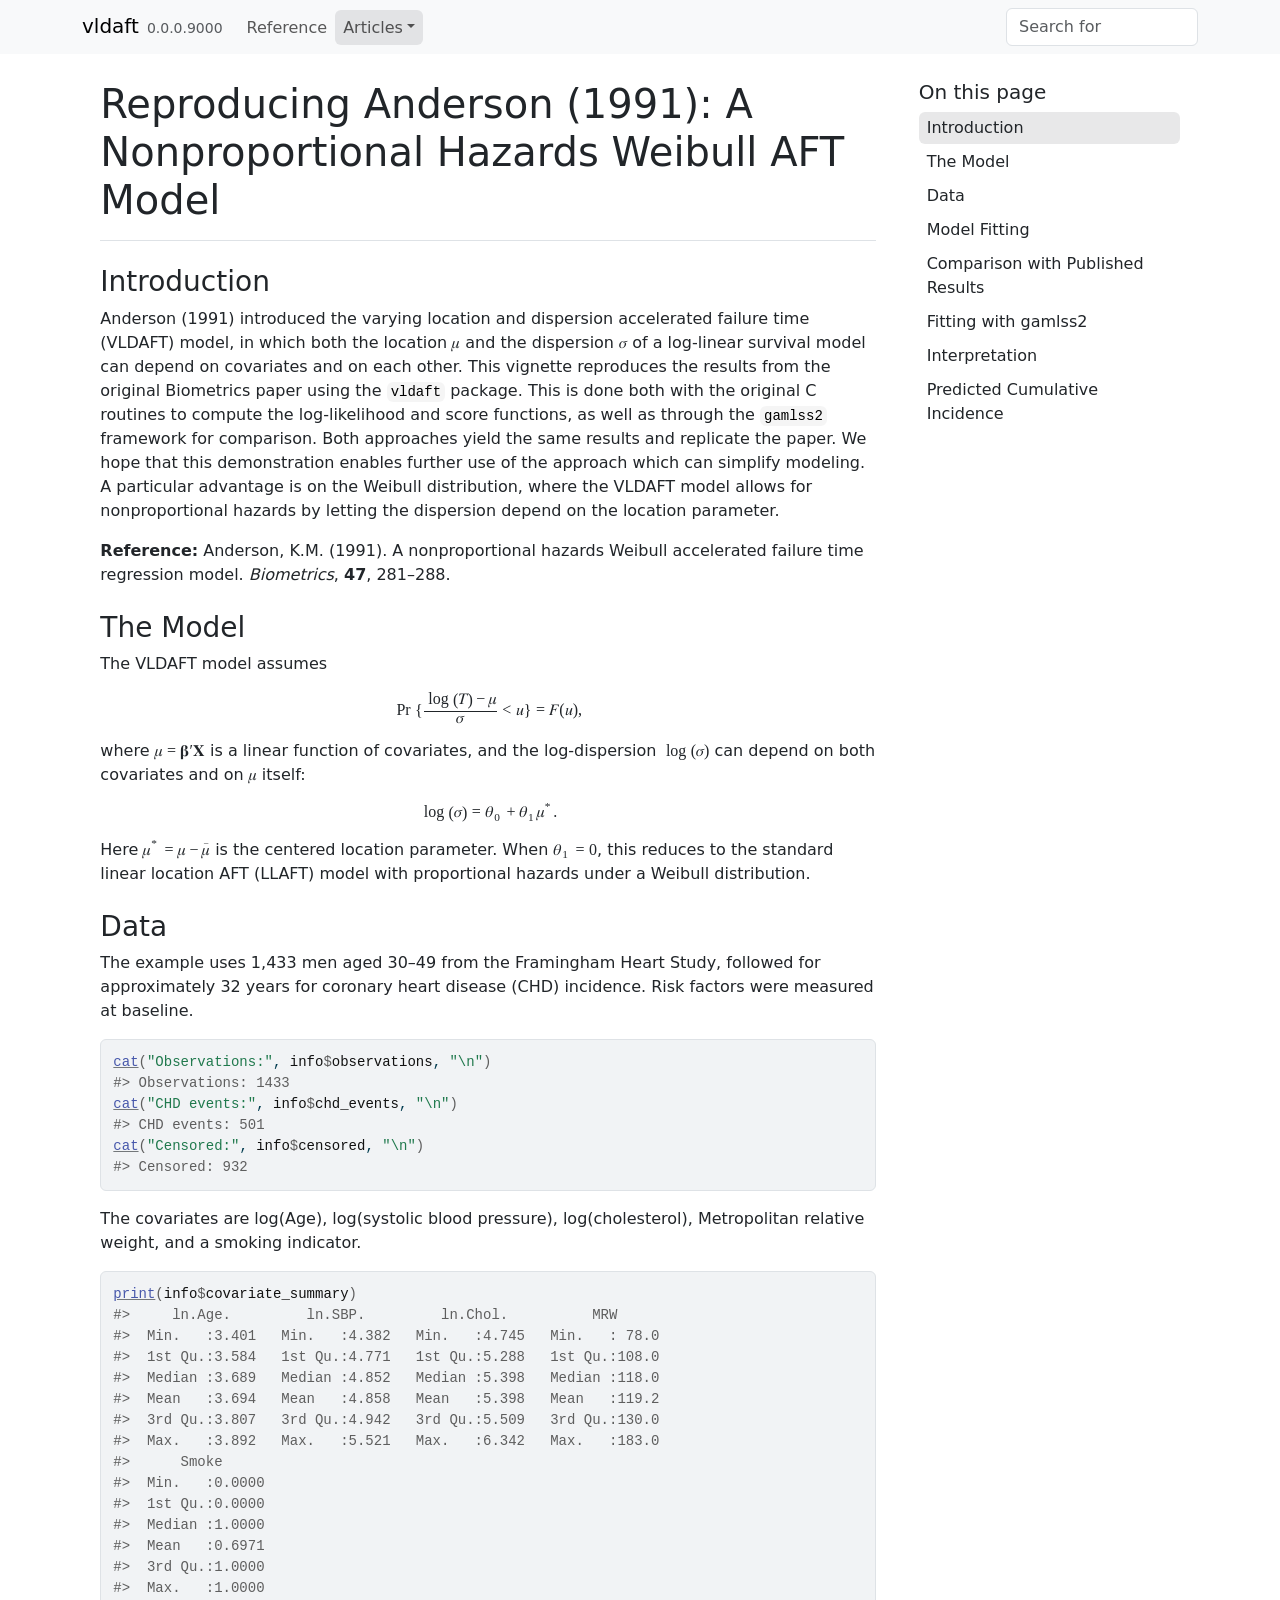
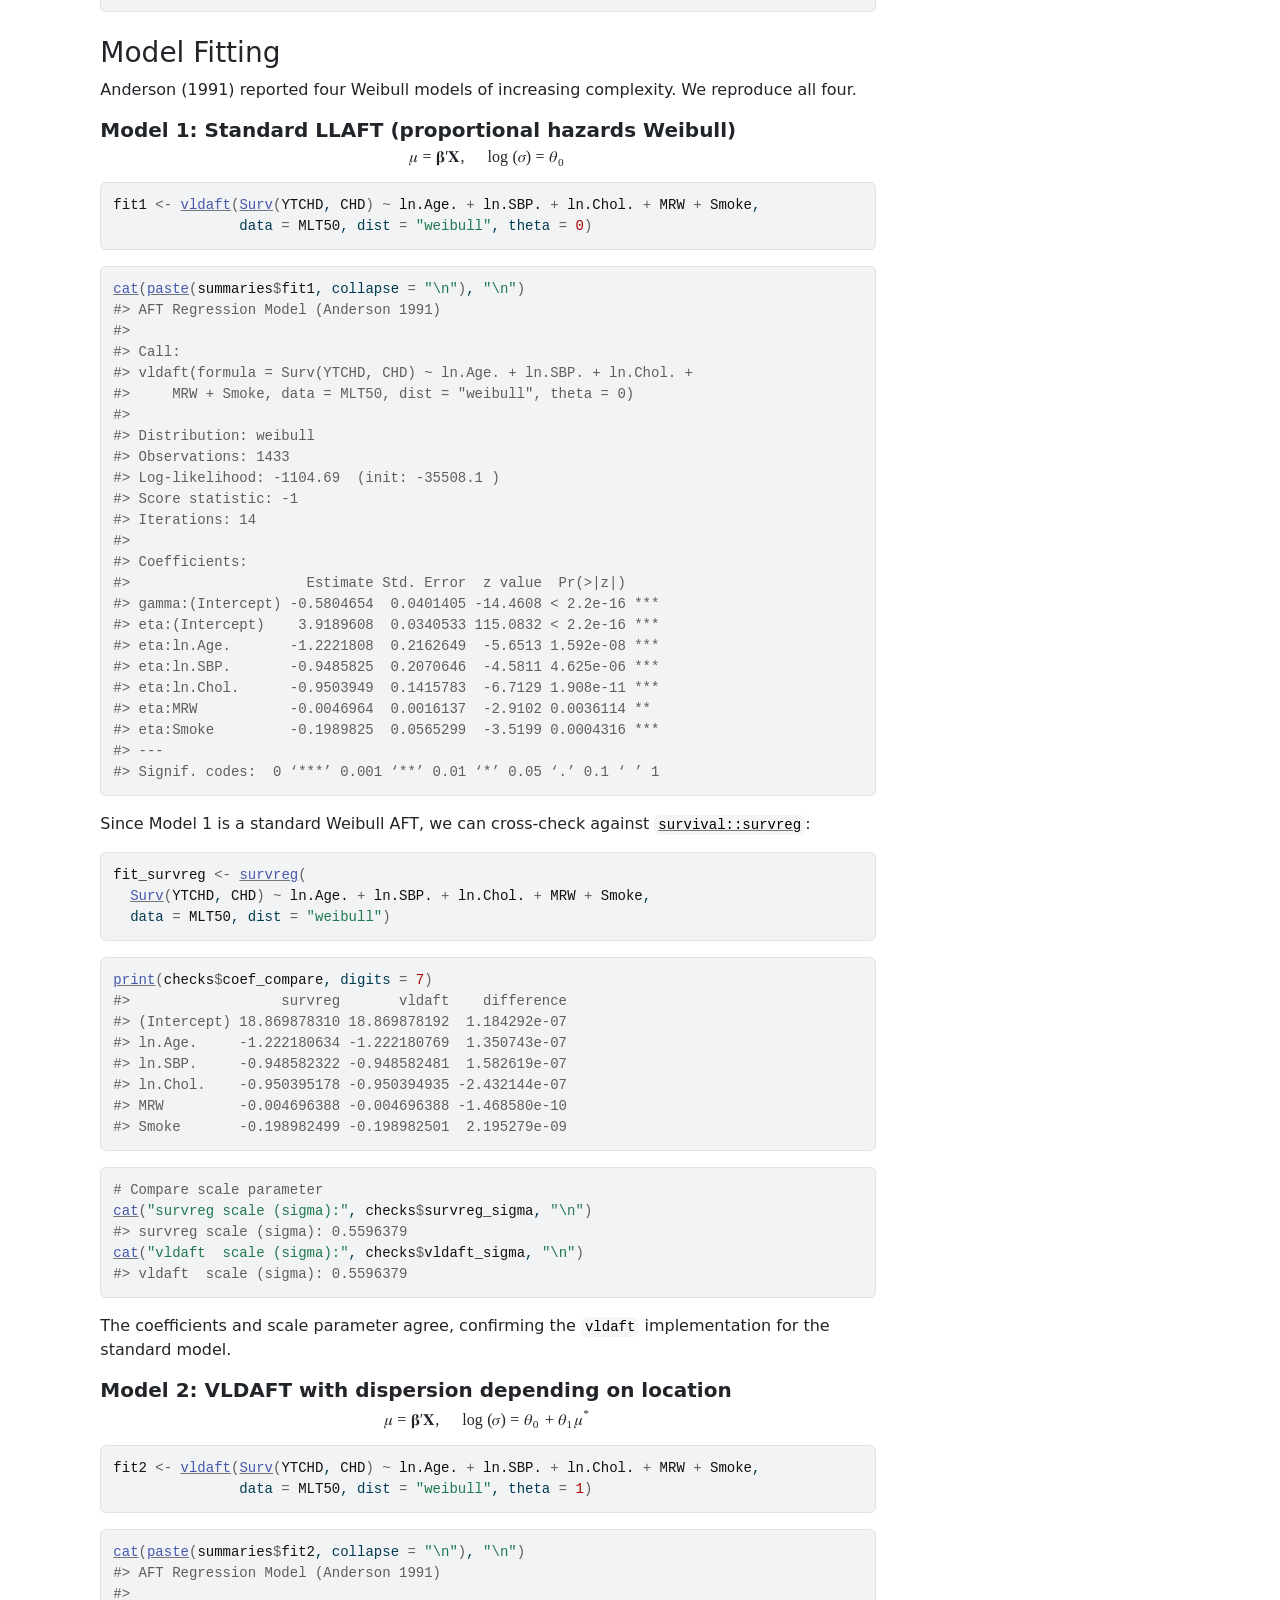
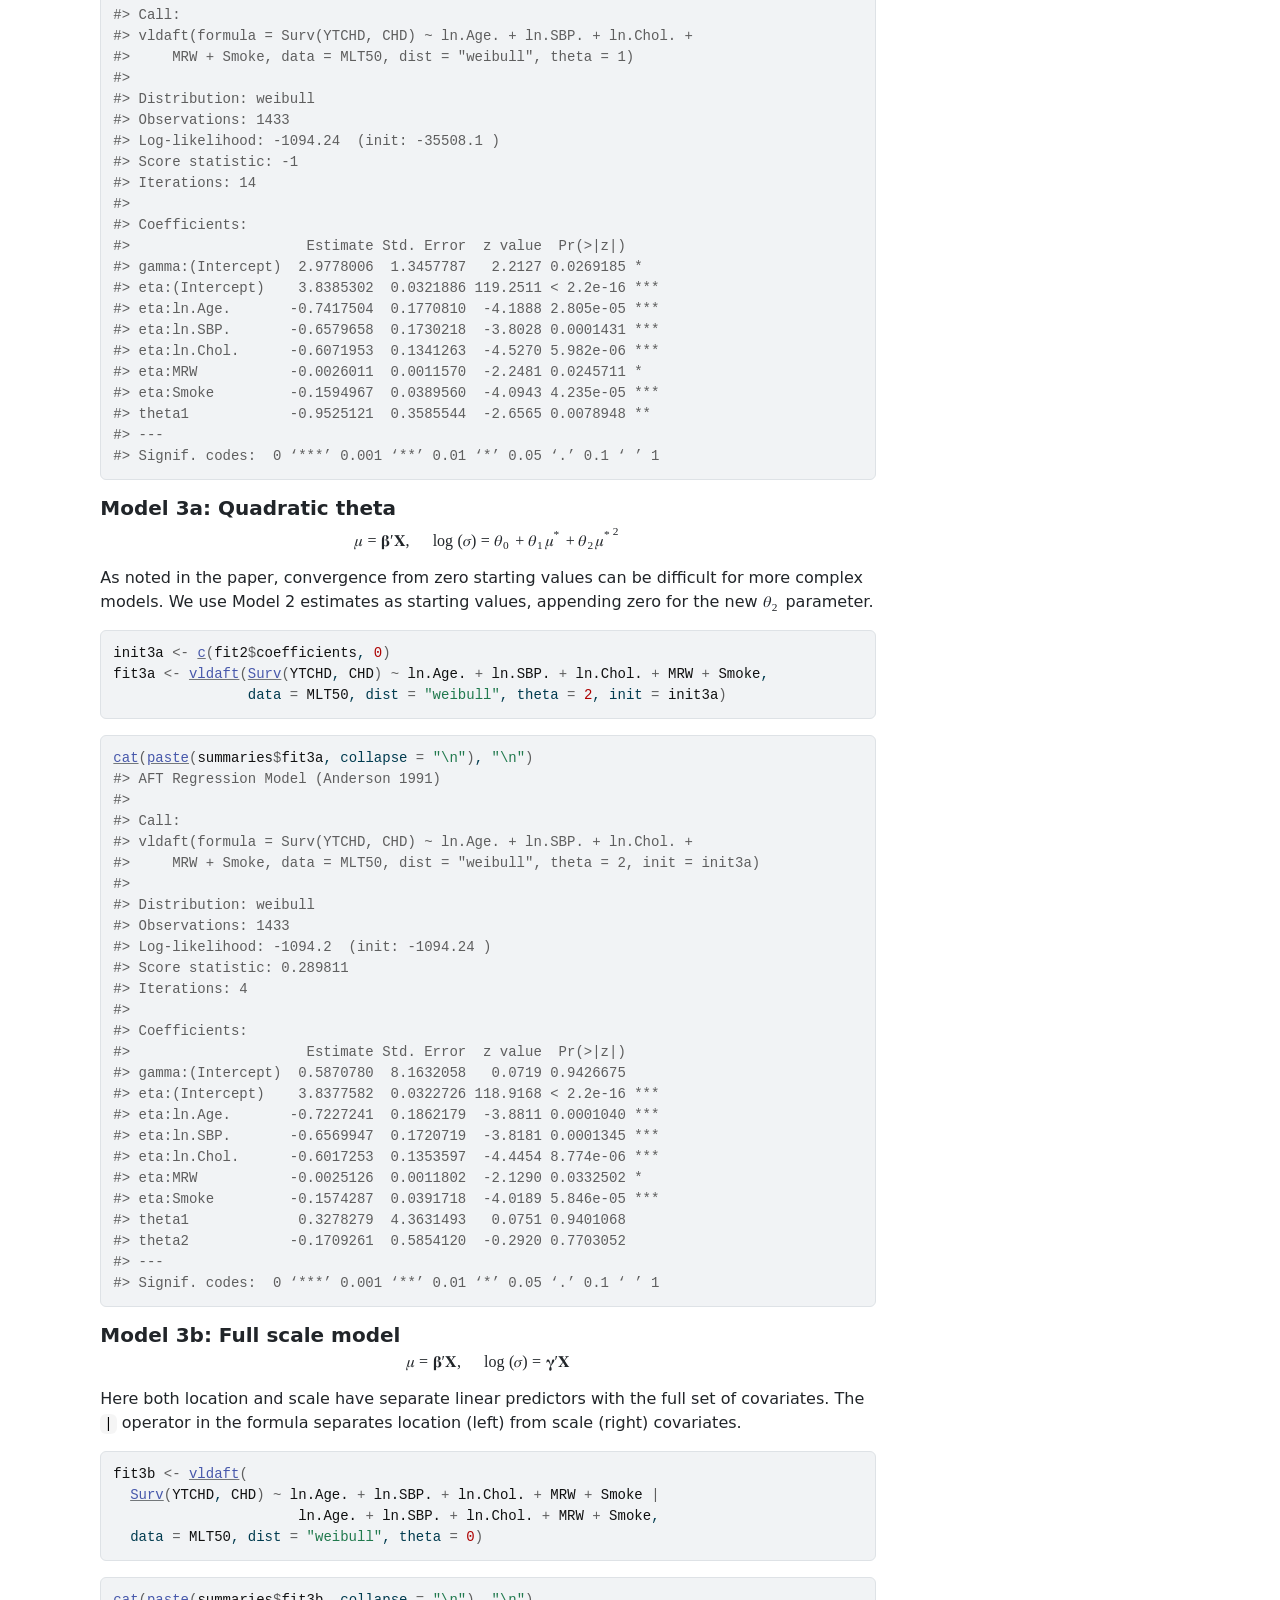
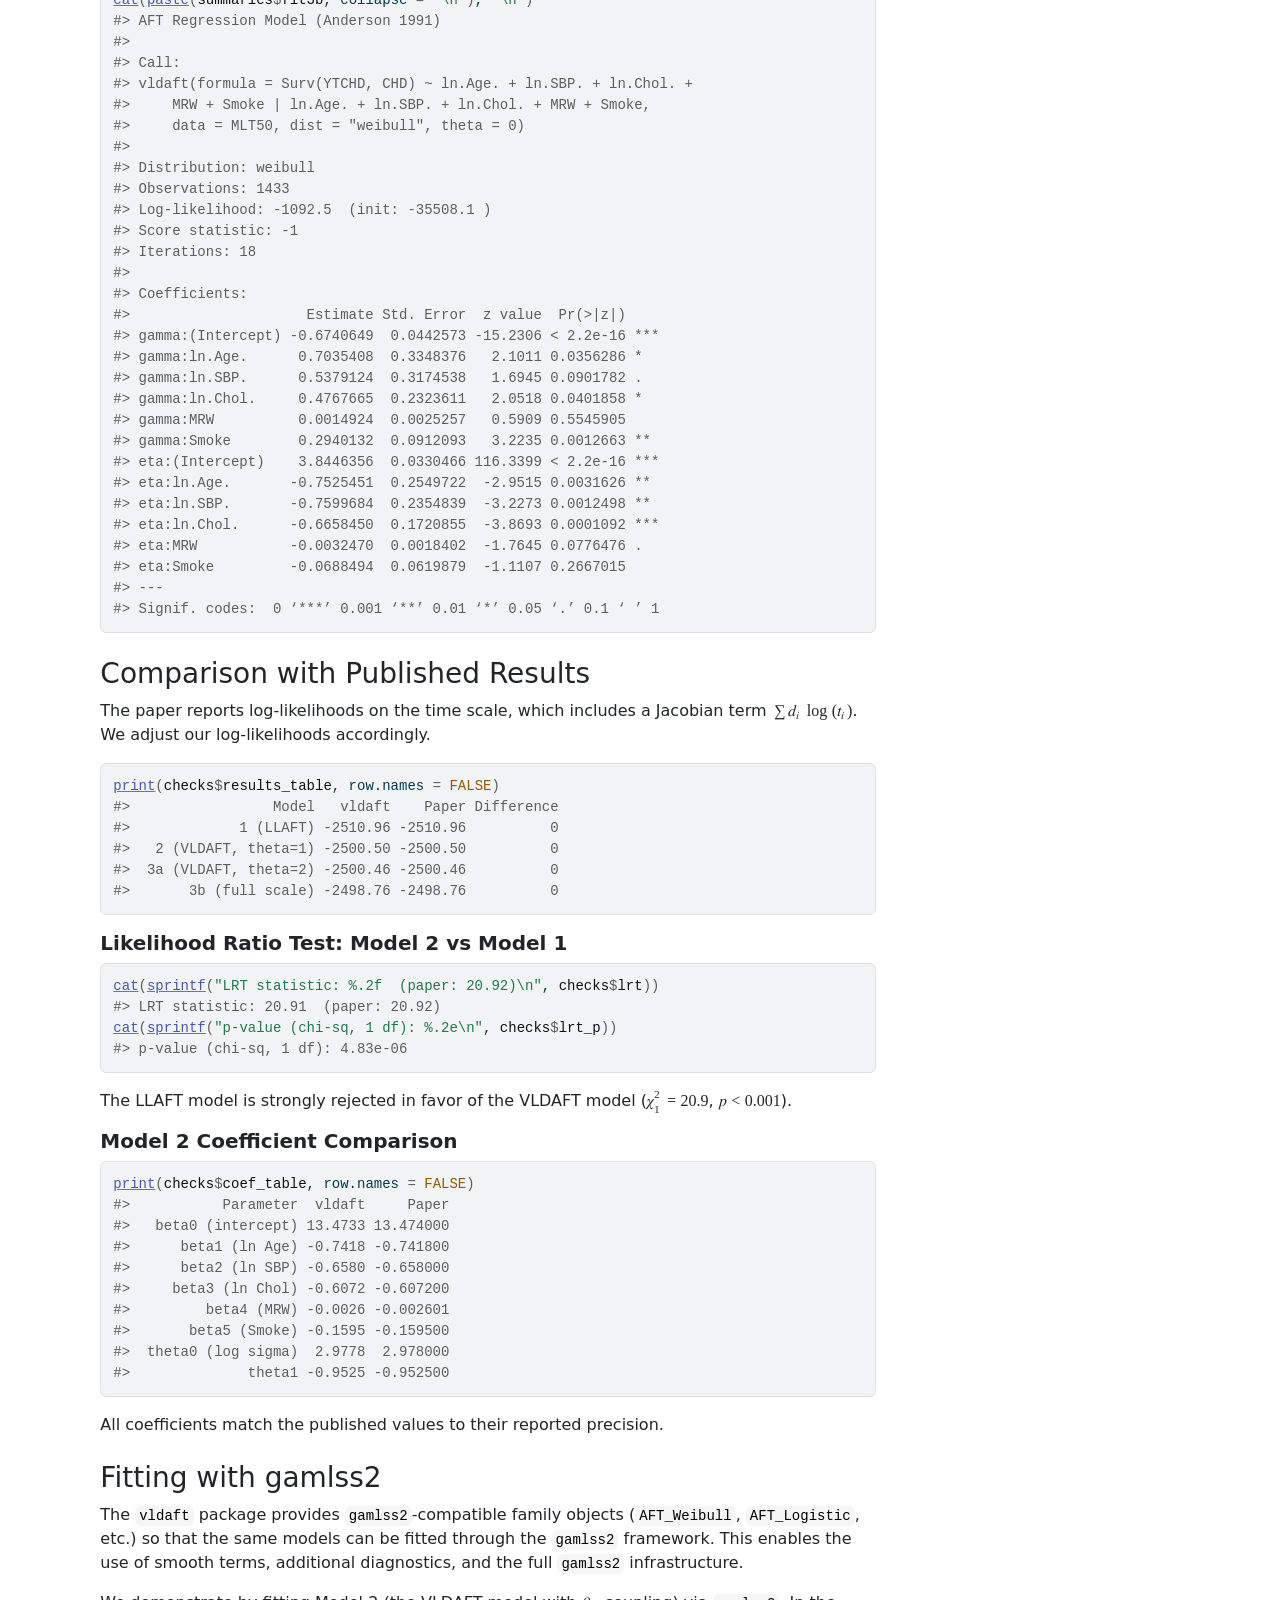
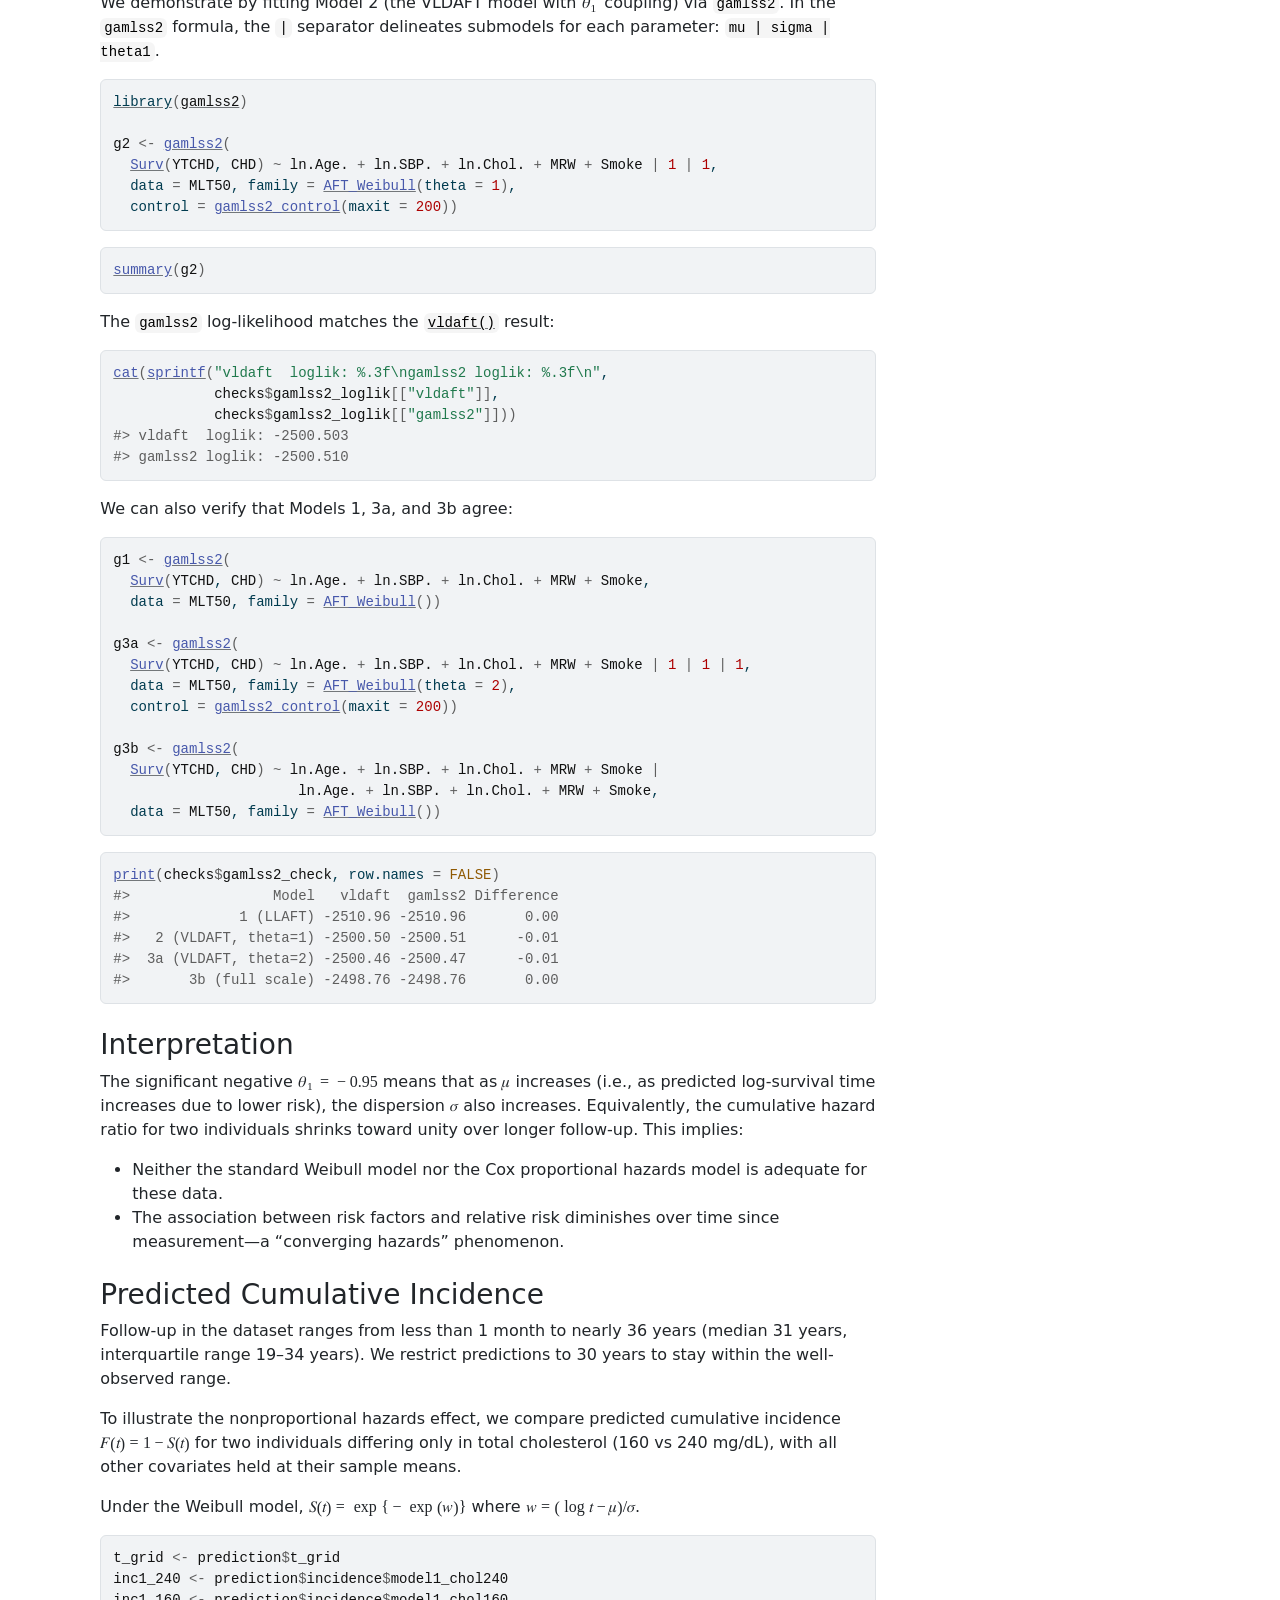
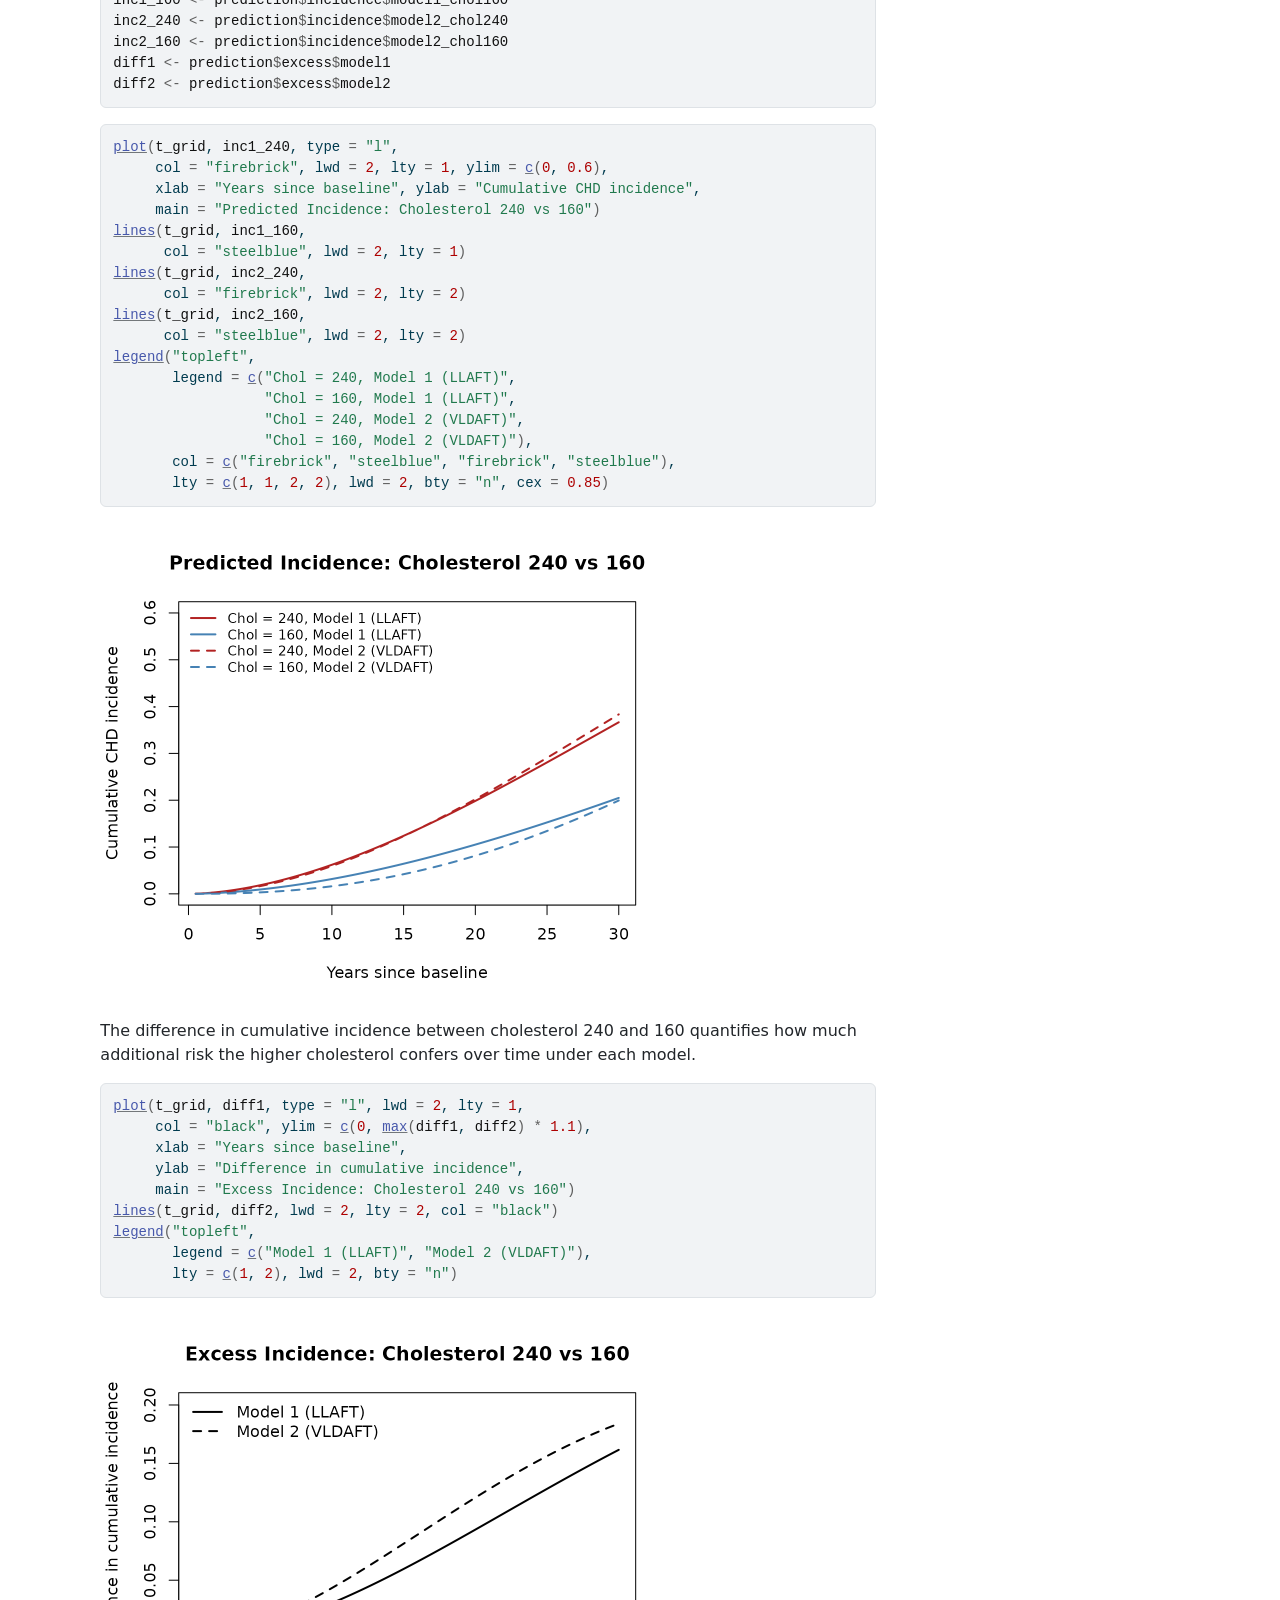
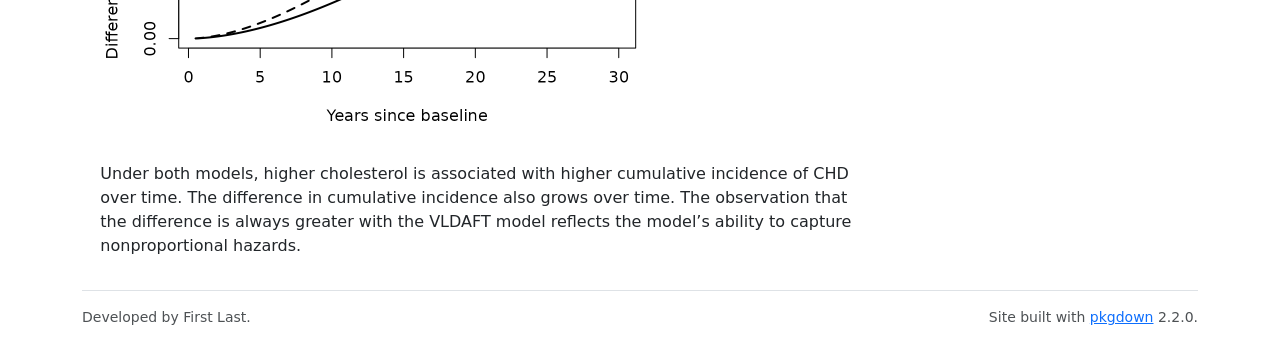
<file: articles/anderson1991.html>
<!DOCTYPE html>
<!-- Generated by pkgdown: do not edit by hand --><html lang="en">
<head>
<meta http-equiv="Content-Type" content="text/html; charset=UTF-8">
<meta charset="utf-8">
<meta http-equiv="X-UA-Compatible" content="IE=edge">
<meta name="viewport" content="width=device-width, initial-scale=1, shrink-to-fit=no">
<title>Reproducing Anderson (1991): A Nonproportional Hazards Weibull AFT Model • vldaft</title>
<script src="../deps/jquery-3.6.0/jquery-3.6.0.min.js"></script><meta name="viewport" content="width=device-width, initial-scale=1, shrink-to-fit=no">
<link href="../deps/bootstrap-5.3.1/bootstrap.min.css" rel="stylesheet">
<script src="../deps/bootstrap-5.3.1/bootstrap.bundle.min.js"></script><link href="../deps/font-awesome-6.5.2/css/all.min.css" rel="stylesheet">
<link href="../deps/font-awesome-6.5.2/css/v4-shims.min.css" rel="stylesheet">
<script src="../deps/headroom-0.11.0/headroom.min.js"></script><script src="../deps/headroom-0.11.0/jQuery.headroom.min.js"></script><script src="../deps/bootstrap-toc-1.0.1/bootstrap-toc.min.js"></script><script src="../deps/clipboard.js-2.0.11/clipboard.min.js"></script><script src="../deps/search-1.0.0/autocomplete.jquery.min.js"></script><script src="../deps/search-1.0.0/fuse.min.js"></script><script src="../deps/search-1.0.0/mark.min.js"></script><!-- pkgdown --><script src="../pkgdown.js"></script><meta property="og:title" content="Reproducing Anderson (1991): A Nonproportional Hazards Weibull AFT Model">
</head>
<body>
    <a href="#main" class="visually-hidden-focusable">Skip to contents</a>


    <nav class="navbar navbar-expand-lg fixed-top bg-light" data-bs-theme="light" aria-label="Site navigation"><div class="container">

    <a class="navbar-brand me-2" href="../index.html">vldaft</a>

    <small class="nav-text text-muted me-auto" data-bs-toggle="tooltip" data-bs-placement="bottom" title="">0.0.0.9000</small>


    <button class="navbar-toggler" type="button" data-bs-toggle="collapse" data-bs-target="#navbar" aria-controls="navbar" aria-expanded="false" aria-label="Toggle navigation">
      <span class="navbar-toggler-icon"></span>
    </button>

    <div id="navbar" class="collapse navbar-collapse ms-3">
      <ul class="navbar-nav me-auto">
<li class="nav-item"><a class="nav-link" href="../reference/index.html">Reference</a></li>
<li class="active nav-item dropdown">
  <button class="nav-link dropdown-toggle" type="button" id="dropdown-articles" data-bs-toggle="dropdown" aria-expanded="false" aria-haspopup="true">Articles</button>
  <ul class="dropdown-menu" aria-labelledby="dropdown-articles">
<li><a class="dropdown-item" href="../articles/anderson1991.html">Reproducing Anderson (1991): A Nonproportional Hazards Weibull AFT Model</a></li>
    <li><a class="dropdown-item" href="../articles/survival-explorer.html">Survival Distribution Explorer</a></li>
  </ul>
</li>
      </ul>
<ul class="navbar-nav">
<li class="nav-item"><form class="form-inline" role="search">
 <input class="form-control" type="search" name="search-input" id="search-input" autocomplete="off" aria-label="Search site" placeholder="Search for" data-search-index="../search.json">
</form></li>
      </ul>
</div>


  </div>
</nav><div class="container template-article">




<div class="row">
  <main id="main" class="col-md-9"><div class="page-header">

      <h1>Reproducing Anderson (1991): A Nonproportional Hazards Weibull AFT Model</h1>
            
      

      <div class="d-none name"><code>anderson1991.Rmd</code></div>
    </div>

    
    
<div class="section level2">
<h2 id="introduction">Introduction<a class="anchor" aria-label="anchor" href="#introduction"></a>
</h2>
<p>Anderson (1991) introduced the varying location and dispersion
accelerated failure time (VLDAFT) model, in which both the location
<math display="inline" xmlns="http://www.w3.org/1998/Math/MathML"><semantics><mi>μ</mi><annotation encoding="application/x-tex">\mu</annotation></semantics></math>
and the dispersion
<math display="inline" xmlns="http://www.w3.org/1998/Math/MathML"><semantics><mi>σ</mi><annotation encoding="application/x-tex">\sigma</annotation></semantics></math>
of a log-linear survival model can depend on covariates and on each
other. This vignette reproduces the results from the original Biometrics
paper using the <code>vldaft</code> package. This is done both with the
original C routines to compute the log-likelihood and score functions,
as well as through the <code>gamlss2</code> framework for comparison.
Both approaches yield the same results and replicate the paper. We hope
that this demonstration enables further use of the approach which can
simplify modeling. A particular advantage is on the Weibull
distribution, where the VLDAFT model allows for nonproportional hazards
by letting the dispersion depend on the location parameter.</p>
<p><strong>Reference:</strong> Anderson, K.M. (1991). A nonproportional
hazards Weibull accelerated failure time regression model.
<em>Biometrics</em>, <strong>47</strong>, 281–288.</p>
</div>
<div class="section level2">
<h2 id="the-model">The Model<a class="anchor" aria-label="anchor" href="#the-model"></a>
</h2>
<p>The VLDAFT model assumes</p>
<p><math display="block" xmlns="http://www.w3.org/1998/Math/MathML"><semantics><mrow><mo>Pr</mo><mspace width="-0.167em"></mspace><mrow><mo stretchy="true" form="prefix">{</mo><mfrac><mrow><mo>log</mo><mrow><mo stretchy="true" form="prefix">(</mo><mi>T</mi><mo stretchy="true" form="postfix">)</mo></mrow><mo>−</mo><mi>μ</mi></mrow><mi>σ</mi></mfrac><mo>&lt;</mo><mi>u</mi><mo stretchy="true" form="postfix">}</mo></mrow><mo>=</mo><mi>F</mi><mrow><mo stretchy="true" form="prefix">(</mo><mi>u</mi><mo stretchy="true" form="postfix">)</mo></mrow><mo>,</mo></mrow><annotation encoding="application/x-tex">\Pr\!\left\{\frac{\log(T) - \mu}{\sigma} &lt; u\right\} = F(u),</annotation></semantics></math></p>
<p>where
<math display="inline" xmlns="http://www.w3.org/1998/Math/MathML"><semantics><mrow><mi>μ</mi><mo>=</mo><mi>𝛃</mi><mi>′</mi><mi>𝐗</mi></mrow><annotation encoding="application/x-tex">\mu = \boldsymbol{\beta}'\mathbf{X}</annotation></semantics></math>
is a linear function of covariates, and the log-dispersion
<math display="inline" xmlns="http://www.w3.org/1998/Math/MathML"><semantics><mrow><mo>log</mo><mrow><mo stretchy="true" form="prefix">(</mo><mi>σ</mi><mo stretchy="true" form="postfix">)</mo></mrow></mrow><annotation encoding="application/x-tex">\log(\sigma)</annotation></semantics></math>
can depend on both covariates and on
<math display="inline" xmlns="http://www.w3.org/1998/Math/MathML"><semantics><mi>μ</mi><annotation encoding="application/x-tex">\mu</annotation></semantics></math>
itself:</p>
<p><math display="block" xmlns="http://www.w3.org/1998/Math/MathML"><semantics><mrow><mo>log</mo><mrow><mo stretchy="true" form="prefix">(</mo><mi>σ</mi><mo stretchy="true" form="postfix">)</mo></mrow><mo>=</mo><msub><mi>θ</mi><mn>0</mn></msub><mo>+</mo><msub><mi>θ</mi><mn>1</mn></msub><msup><mi>μ</mi><mo>*</mo></msup><mi>.</mi></mrow><annotation encoding="application/x-tex">\log(\sigma) = \theta_0 + \theta_1 \mu^*.</annotation></semantics></math></p>
<p>Here
<math display="inline" xmlns="http://www.w3.org/1998/Math/MathML"><semantics><mrow><msup><mi>μ</mi><mo>*</mo></msup><mo>=</mo><mi>μ</mi><mo>−</mo><mover><mi>μ</mi><mo accent="true">‾</mo></mover></mrow><annotation encoding="application/x-tex">\mu^* = \mu - \bar\mu</annotation></semantics></math>
is the centered location parameter. When
<math display="inline" xmlns="http://www.w3.org/1998/Math/MathML"><semantics><mrow><msub><mi>θ</mi><mn>1</mn></msub><mo>=</mo><mn>0</mn></mrow><annotation encoding="application/x-tex">\theta_1 = 0</annotation></semantics></math>,
this reduces to the standard linear location AFT (LLAFT) model with
proportional hazards under a Weibull distribution.</p>
</div>
<div class="section level2">
<h2 id="data">Data<a class="anchor" aria-label="anchor" href="#data"></a>
</h2>
<p>The example uses 1,433 men aged 30–49 from the Framingham Heart
Study, followed for approximately 32 years for coronary heart disease
(CHD) incidence. Risk factors were measured at baseline.</p>
<div class="sourceCode" id="cb1"><pre class="downlit sourceCode r">
<code class="sourceCode R"><span><span class="fu"><a href="https://rdrr.io/r/base/cat.html" class="external-link">cat</a></span><span class="op">(</span><span class="st">"Observations:"</span>, <span class="va">info</span><span class="op">$</span><span class="va">observations</span>, <span class="st">"\n"</span><span class="op">)</span></span>
<span><span class="co">#&gt; Observations: 1433</span></span>
<span><span class="fu"><a href="https://rdrr.io/r/base/cat.html" class="external-link">cat</a></span><span class="op">(</span><span class="st">"CHD events:"</span>, <span class="va">info</span><span class="op">$</span><span class="va">chd_events</span>, <span class="st">"\n"</span><span class="op">)</span></span>
<span><span class="co">#&gt; CHD events: 501</span></span>
<span><span class="fu"><a href="https://rdrr.io/r/base/cat.html" class="external-link">cat</a></span><span class="op">(</span><span class="st">"Censored:"</span>, <span class="va">info</span><span class="op">$</span><span class="va">censored</span>, <span class="st">"\n"</span><span class="op">)</span></span>
<span><span class="co">#&gt; Censored: 932</span></span></code></pre></div>
<p>The covariates are log(Age), log(systolic blood pressure),
log(cholesterol), Metropolitan relative weight, and a smoking
indicator.</p>
<div class="sourceCode" id="cb2"><pre class="downlit sourceCode r">
<code class="sourceCode R"><span><span class="fu"><a href="https://rdrr.io/r/base/print.html" class="external-link">print</a></span><span class="op">(</span><span class="va">info</span><span class="op">$</span><span class="va">covariate_summary</span><span class="op">)</span></span>
<span><span class="co">#&gt;     ln.Age.         ln.SBP.         ln.Chol.          MRW       </span></span>
<span><span class="co">#&gt;  Min.   :3.401   Min.   :4.382   Min.   :4.745   Min.   : 78.0  </span></span>
<span><span class="co">#&gt;  1st Qu.:3.584   1st Qu.:4.771   1st Qu.:5.288   1st Qu.:108.0  </span></span>
<span><span class="co">#&gt;  Median :3.689   Median :4.852   Median :5.398   Median :118.0  </span></span>
<span><span class="co">#&gt;  Mean   :3.694   Mean   :4.858   Mean   :5.398   Mean   :119.2  </span></span>
<span><span class="co">#&gt;  3rd Qu.:3.807   3rd Qu.:4.942   3rd Qu.:5.509   3rd Qu.:130.0  </span></span>
<span><span class="co">#&gt;  Max.   :3.892   Max.   :5.521   Max.   :6.342   Max.   :183.0  </span></span>
<span><span class="co">#&gt;      Smoke       </span></span>
<span><span class="co">#&gt;  Min.   :0.0000  </span></span>
<span><span class="co">#&gt;  1st Qu.:0.0000  </span></span>
<span><span class="co">#&gt;  Median :1.0000  </span></span>
<span><span class="co">#&gt;  Mean   :0.6971  </span></span>
<span><span class="co">#&gt;  3rd Qu.:1.0000  </span></span>
<span><span class="co">#&gt;  Max.   :1.0000</span></span></code></pre></div>
</div>
<div class="section level2">
<h2 id="model-fitting">Model Fitting<a class="anchor" aria-label="anchor" href="#model-fitting"></a>
</h2>
<p>Anderson (1991) reported four Weibull models of increasing
complexity. We reproduce all four.</p>
<div class="section level3">
<h3 id="model-1-standard-llaft-proportional-hazards-weibull">Model 1: Standard LLAFT (proportional hazards Weibull)<a class="anchor" aria-label="anchor" href="#model-1-standard-llaft-proportional-hazards-weibull"></a>
</h3>
<p><math display="block" xmlns="http://www.w3.org/1998/Math/MathML"><semantics><mrow><mi>μ</mi><mo>=</mo><mi>𝛃</mi><mi>′</mi><mi>𝐗</mi><mo>,</mo><mspace width="1.0em"></mspace><mo>log</mo><mrow><mo stretchy="true" form="prefix">(</mo><mi>σ</mi><mo stretchy="true" form="postfix">)</mo></mrow><mo>=</mo><msub><mi>θ</mi><mn>0</mn></msub></mrow><annotation encoding="application/x-tex">\mu = \boldsymbol{\beta}'\mathbf{X}, \quad \log(\sigma) = \theta_0</annotation></semantics></math></p>
<div class="sourceCode" id="cb3"><pre class="downlit sourceCode r">
<code class="sourceCode R"><span><span class="va">fit1</span> <span class="op">&lt;-</span> <span class="fu"><a href="../reference/vldaft.html">vldaft</a></span><span class="op">(</span><span class="fu"><a href="https://rdrr.io/pkg/survival/man/Surv.html" class="external-link">Surv</a></span><span class="op">(</span><span class="va">YTCHD</span>, <span class="va">CHD</span><span class="op">)</span> <span class="op">~</span> <span class="va">ln.Age.</span> <span class="op">+</span> <span class="va">ln.SBP.</span> <span class="op">+</span> <span class="va">ln.Chol.</span> <span class="op">+</span> <span class="va">MRW</span> <span class="op">+</span> <span class="va">Smoke</span>,</span>
<span>               data <span class="op">=</span> <span class="va">MLT50</span>, dist <span class="op">=</span> <span class="st">"weibull"</span>, theta <span class="op">=</span> <span class="fl">0</span><span class="op">)</span></span></code></pre></div>
<div class="sourceCode" id="cb4"><pre class="downlit sourceCode r">
<code class="sourceCode R"><span><span class="fu"><a href="https://rdrr.io/r/base/cat.html" class="external-link">cat</a></span><span class="op">(</span><span class="fu"><a href="https://rdrr.io/r/base/paste.html" class="external-link">paste</a></span><span class="op">(</span><span class="va">summaries</span><span class="op">$</span><span class="va">fit1</span>, collapse <span class="op">=</span> <span class="st">"\n"</span><span class="op">)</span>, <span class="st">"\n"</span><span class="op">)</span></span>
<span><span class="co">#&gt; AFT Regression Model (Anderson 1991)</span></span>
<span><span class="co">#&gt; </span></span>
<span><span class="co">#&gt; Call:</span></span>
<span><span class="co">#&gt; vldaft(formula = Surv(YTCHD, CHD) ~ ln.Age. + ln.SBP. + ln.Chol. + </span></span>
<span><span class="co">#&gt;     MRW + Smoke, data = MLT50, dist = "weibull", theta = 0)</span></span>
<span><span class="co">#&gt; </span></span>
<span><span class="co">#&gt; Distribution: weibull </span></span>
<span><span class="co">#&gt; Observations: 1433 </span></span>
<span><span class="co">#&gt; Log-likelihood: -1104.69  (init: -35508.1 )</span></span>
<span><span class="co">#&gt; Score statistic: -1 </span></span>
<span><span class="co">#&gt; Iterations: 14 </span></span>
<span><span class="co">#&gt; </span></span>
<span><span class="co">#&gt; Coefficients:</span></span>
<span><span class="co">#&gt;                     Estimate Std. Error  z value  Pr(&gt;|z|)    </span></span>
<span><span class="co">#&gt; gamma:(Intercept) -0.5804654  0.0401405 -14.4608 &lt; 2.2e-16 ***</span></span>
<span><span class="co">#&gt; eta:(Intercept)    3.9189608  0.0340533 115.0832 &lt; 2.2e-16 ***</span></span>
<span><span class="co">#&gt; eta:ln.Age.       -1.2221808  0.2162649  -5.6513 1.592e-08 ***</span></span>
<span><span class="co">#&gt; eta:ln.SBP.       -0.9485825  0.2070646  -4.5811 4.625e-06 ***</span></span>
<span><span class="co">#&gt; eta:ln.Chol.      -0.9503949  0.1415783  -6.7129 1.908e-11 ***</span></span>
<span><span class="co">#&gt; eta:MRW           -0.0046964  0.0016137  -2.9102 0.0036114 ** </span></span>
<span><span class="co">#&gt; eta:Smoke         -0.1989825  0.0565299  -3.5199 0.0004316 ***</span></span>
<span><span class="co">#&gt; ---</span></span>
<span><span class="co">#&gt; Signif. codes:  0 ‘***’ 0.001 ‘**’ 0.01 ‘*’ 0.05 ‘.’ 0.1 ‘ ’ 1</span></span></code></pre></div>
<p>Since Model 1 is a standard Weibull AFT, we can cross-check against
<code><a href="https://rdrr.io/pkg/survival/man/survreg.html" class="external-link">survival::survreg</a></code>:</p>
<div class="sourceCode" id="cb5"><pre class="downlit sourceCode r">
<code class="sourceCode R"><span><span class="va">fit_survreg</span> <span class="op">&lt;-</span> <span class="fu"><a href="https://rdrr.io/pkg/survival/man/survreg.html" class="external-link">survreg</a></span><span class="op">(</span></span>
<span>  <span class="fu"><a href="https://rdrr.io/pkg/survival/man/Surv.html" class="external-link">Surv</a></span><span class="op">(</span><span class="va">YTCHD</span>, <span class="va">CHD</span><span class="op">)</span> <span class="op">~</span> <span class="va">ln.Age.</span> <span class="op">+</span> <span class="va">ln.SBP.</span> <span class="op">+</span> <span class="va">ln.Chol.</span> <span class="op">+</span> <span class="va">MRW</span> <span class="op">+</span> <span class="va">Smoke</span>,</span>
<span>  data <span class="op">=</span> <span class="va">MLT50</span>, dist <span class="op">=</span> <span class="st">"weibull"</span><span class="op">)</span></span></code></pre></div>
<div class="sourceCode" id="cb6"><pre class="downlit sourceCode r">
<code class="sourceCode R"><span><span class="fu"><a href="https://rdrr.io/r/base/print.html" class="external-link">print</a></span><span class="op">(</span><span class="va">checks</span><span class="op">$</span><span class="va">coef_compare</span>, digits <span class="op">=</span> <span class="fl">7</span><span class="op">)</span></span>
<span><span class="co">#&gt;                  survreg       vldaft    difference</span></span>
<span><span class="co">#&gt; (Intercept) 18.869878310 18.869878192  1.184292e-07</span></span>
<span><span class="co">#&gt; ln.Age.     -1.222180634 -1.222180769  1.350743e-07</span></span>
<span><span class="co">#&gt; ln.SBP.     -0.948582322 -0.948582481  1.582619e-07</span></span>
<span><span class="co">#&gt; ln.Chol.    -0.950395178 -0.950394935 -2.432144e-07</span></span>
<span><span class="co">#&gt; MRW         -0.004696388 -0.004696388 -1.468580e-10</span></span>
<span><span class="co">#&gt; Smoke       -0.198982499 -0.198982501  2.195279e-09</span></span></code></pre></div>
<div class="sourceCode" id="cb7"><pre class="downlit sourceCode r">
<code class="sourceCode R"><span><span class="co"># Compare scale parameter</span></span>
<span><span class="fu"><a href="https://rdrr.io/r/base/cat.html" class="external-link">cat</a></span><span class="op">(</span><span class="st">"survreg scale (sigma):"</span>, <span class="va">checks</span><span class="op">$</span><span class="va">survreg_sigma</span>, <span class="st">"\n"</span><span class="op">)</span></span>
<span><span class="co">#&gt; survreg scale (sigma): 0.5596379</span></span>
<span><span class="fu"><a href="https://rdrr.io/r/base/cat.html" class="external-link">cat</a></span><span class="op">(</span><span class="st">"vldaft  scale (sigma):"</span>, <span class="va">checks</span><span class="op">$</span><span class="va">vldaft_sigma</span>, <span class="st">"\n"</span><span class="op">)</span></span>
<span><span class="co">#&gt; vldaft  scale (sigma): 0.5596379</span></span></code></pre></div>
<p>The coefficients and scale parameter agree, confirming the
<code>vldaft</code> implementation for the standard model.</p>
</div>
<div class="section level3">
<h3 id="model-2-vldaft-with-dispersion-depending-on-location">Model 2: VLDAFT with dispersion depending on location<a class="anchor" aria-label="anchor" href="#model-2-vldaft-with-dispersion-depending-on-location"></a>
</h3>
<p><math display="block" xmlns="http://www.w3.org/1998/Math/MathML"><semantics><mrow><mi>μ</mi><mo>=</mo><mi>𝛃</mi><mi>′</mi><mi>𝐗</mi><mo>,</mo><mspace width="1.0em"></mspace><mo>log</mo><mrow><mo stretchy="true" form="prefix">(</mo><mi>σ</mi><mo stretchy="true" form="postfix">)</mo></mrow><mo>=</mo><msub><mi>θ</mi><mn>0</mn></msub><mo>+</mo><msub><mi>θ</mi><mn>1</mn></msub><msup><mi>μ</mi><mo>*</mo></msup></mrow><annotation encoding="application/x-tex">\mu = \boldsymbol{\beta}'\mathbf{X}, \quad \log(\sigma) = \theta_0 + \theta_1 \mu^*</annotation></semantics></math></p>
<div class="sourceCode" id="cb8"><pre class="downlit sourceCode r">
<code class="sourceCode R"><span><span class="va">fit2</span> <span class="op">&lt;-</span> <span class="fu"><a href="../reference/vldaft.html">vldaft</a></span><span class="op">(</span><span class="fu"><a href="https://rdrr.io/pkg/survival/man/Surv.html" class="external-link">Surv</a></span><span class="op">(</span><span class="va">YTCHD</span>, <span class="va">CHD</span><span class="op">)</span> <span class="op">~</span> <span class="va">ln.Age.</span> <span class="op">+</span> <span class="va">ln.SBP.</span> <span class="op">+</span> <span class="va">ln.Chol.</span> <span class="op">+</span> <span class="va">MRW</span> <span class="op">+</span> <span class="va">Smoke</span>,</span>
<span>               data <span class="op">=</span> <span class="va">MLT50</span>, dist <span class="op">=</span> <span class="st">"weibull"</span>, theta <span class="op">=</span> <span class="fl">1</span><span class="op">)</span></span></code></pre></div>
<div class="sourceCode" id="cb9"><pre class="downlit sourceCode r">
<code class="sourceCode R"><span><span class="fu"><a href="https://rdrr.io/r/base/cat.html" class="external-link">cat</a></span><span class="op">(</span><span class="fu"><a href="https://rdrr.io/r/base/paste.html" class="external-link">paste</a></span><span class="op">(</span><span class="va">summaries</span><span class="op">$</span><span class="va">fit2</span>, collapse <span class="op">=</span> <span class="st">"\n"</span><span class="op">)</span>, <span class="st">"\n"</span><span class="op">)</span></span>
<span><span class="co">#&gt; AFT Regression Model (Anderson 1991)</span></span>
<span><span class="co">#&gt; </span></span>
<span><span class="co">#&gt; Call:</span></span>
<span><span class="co">#&gt; vldaft(formula = Surv(YTCHD, CHD) ~ ln.Age. + ln.SBP. + ln.Chol. + </span></span>
<span><span class="co">#&gt;     MRW + Smoke, data = MLT50, dist = "weibull", theta = 1)</span></span>
<span><span class="co">#&gt; </span></span>
<span><span class="co">#&gt; Distribution: weibull </span></span>
<span><span class="co">#&gt; Observations: 1433 </span></span>
<span><span class="co">#&gt; Log-likelihood: -1094.24  (init: -35508.1 )</span></span>
<span><span class="co">#&gt; Score statistic: -1 </span></span>
<span><span class="co">#&gt; Iterations: 14 </span></span>
<span><span class="co">#&gt; </span></span>
<span><span class="co">#&gt; Coefficients:</span></span>
<span><span class="co">#&gt;                     Estimate Std. Error  z value  Pr(&gt;|z|)    </span></span>
<span><span class="co">#&gt; gamma:(Intercept)  2.9778006  1.3457787   2.2127 0.0269185 *  </span></span>
<span><span class="co">#&gt; eta:(Intercept)    3.8385302  0.0321886 119.2511 &lt; 2.2e-16 ***</span></span>
<span><span class="co">#&gt; eta:ln.Age.       -0.7417504  0.1770810  -4.1888 2.805e-05 ***</span></span>
<span><span class="co">#&gt; eta:ln.SBP.       -0.6579658  0.1730218  -3.8028 0.0001431 ***</span></span>
<span><span class="co">#&gt; eta:ln.Chol.      -0.6071953  0.1341263  -4.5270 5.982e-06 ***</span></span>
<span><span class="co">#&gt; eta:MRW           -0.0026011  0.0011570  -2.2481 0.0245711 *  </span></span>
<span><span class="co">#&gt; eta:Smoke         -0.1594967  0.0389560  -4.0943 4.235e-05 ***</span></span>
<span><span class="co">#&gt; theta1            -0.9525121  0.3585544  -2.6565 0.0078948 ** </span></span>
<span><span class="co">#&gt; ---</span></span>
<span><span class="co">#&gt; Signif. codes:  0 ‘***’ 0.001 ‘**’ 0.01 ‘*’ 0.05 ‘.’ 0.1 ‘ ’ 1</span></span></code></pre></div>
</div>
<div class="section level3">
<h3 id="model-3a-quadratic-theta">Model 3a: Quadratic theta<a class="anchor" aria-label="anchor" href="#model-3a-quadratic-theta"></a>
</h3>
<p><math display="block" xmlns="http://www.w3.org/1998/Math/MathML"><semantics><mrow><mi>μ</mi><mo>=</mo><mi>𝛃</mi><mi>′</mi><mi>𝐗</mi><mo>,</mo><mspace width="1.0em"></mspace><mo>log</mo><mrow><mo stretchy="true" form="prefix">(</mo><mi>σ</mi><mo stretchy="true" form="postfix">)</mo></mrow><mo>=</mo><msub><mi>θ</mi><mn>0</mn></msub><mo>+</mo><msub><mi>θ</mi><mn>1</mn></msub><msup><mi>μ</mi><mo>*</mo></msup><mo>+</mo><msub><mi>θ</mi><mn>2</mn></msub><msup><msup><mi>μ</mi><mo>*</mo></msup><mn>2</mn></msup></mrow><annotation encoding="application/x-tex">\mu = \boldsymbol{\beta}'\mathbf{X}, \quad \log(\sigma) = \theta_0 + \theta_1 \mu^* + \theta_2 {\mu^*}^2</annotation></semantics></math></p>
<p>As noted in the paper, convergence from zero starting values can be
difficult for more complex models. We use Model 2 estimates as starting
values, appending zero for the new
<math display="inline" xmlns="http://www.w3.org/1998/Math/MathML"><semantics><msub><mi>θ</mi><mn>2</mn></msub><annotation encoding="application/x-tex">\theta_2</annotation></semantics></math>
parameter.</p>
<div class="sourceCode" id="cb10"><pre class="downlit sourceCode r">
<code class="sourceCode R"><span><span class="va">init3a</span> <span class="op">&lt;-</span> <span class="fu"><a href="https://rdrr.io/r/base/c.html" class="external-link">c</a></span><span class="op">(</span><span class="va">fit2</span><span class="op">$</span><span class="va">coefficients</span>, <span class="fl">0</span><span class="op">)</span></span>
<span><span class="va">fit3a</span> <span class="op">&lt;-</span> <span class="fu"><a href="../reference/vldaft.html">vldaft</a></span><span class="op">(</span><span class="fu"><a href="https://rdrr.io/pkg/survival/man/Surv.html" class="external-link">Surv</a></span><span class="op">(</span><span class="va">YTCHD</span>, <span class="va">CHD</span><span class="op">)</span> <span class="op">~</span> <span class="va">ln.Age.</span> <span class="op">+</span> <span class="va">ln.SBP.</span> <span class="op">+</span> <span class="va">ln.Chol.</span> <span class="op">+</span> <span class="va">MRW</span> <span class="op">+</span> <span class="va">Smoke</span>,</span>
<span>                data <span class="op">=</span> <span class="va">MLT50</span>, dist <span class="op">=</span> <span class="st">"weibull"</span>, theta <span class="op">=</span> <span class="fl">2</span>, init <span class="op">=</span> <span class="va">init3a</span><span class="op">)</span></span></code></pre></div>
<div class="sourceCode" id="cb11"><pre class="downlit sourceCode r">
<code class="sourceCode R"><span><span class="fu"><a href="https://rdrr.io/r/base/cat.html" class="external-link">cat</a></span><span class="op">(</span><span class="fu"><a href="https://rdrr.io/r/base/paste.html" class="external-link">paste</a></span><span class="op">(</span><span class="va">summaries</span><span class="op">$</span><span class="va">fit3a</span>, collapse <span class="op">=</span> <span class="st">"\n"</span><span class="op">)</span>, <span class="st">"\n"</span><span class="op">)</span></span>
<span><span class="co">#&gt; AFT Regression Model (Anderson 1991)</span></span>
<span><span class="co">#&gt; </span></span>
<span><span class="co">#&gt; Call:</span></span>
<span><span class="co">#&gt; vldaft(formula = Surv(YTCHD, CHD) ~ ln.Age. + ln.SBP. + ln.Chol. + </span></span>
<span><span class="co">#&gt;     MRW + Smoke, data = MLT50, dist = "weibull", theta = 2, init = init3a)</span></span>
<span><span class="co">#&gt; </span></span>
<span><span class="co">#&gt; Distribution: weibull </span></span>
<span><span class="co">#&gt; Observations: 1433 </span></span>
<span><span class="co">#&gt; Log-likelihood: -1094.2  (init: -1094.24 )</span></span>
<span><span class="co">#&gt; Score statistic: 0.289811 </span></span>
<span><span class="co">#&gt; Iterations: 4 </span></span>
<span><span class="co">#&gt; </span></span>
<span><span class="co">#&gt; Coefficients:</span></span>
<span><span class="co">#&gt;                     Estimate Std. Error  z value  Pr(&gt;|z|)    </span></span>
<span><span class="co">#&gt; gamma:(Intercept)  0.5870780  8.1632058   0.0719 0.9426675    </span></span>
<span><span class="co">#&gt; eta:(Intercept)    3.8377582  0.0322726 118.9168 &lt; 2.2e-16 ***</span></span>
<span><span class="co">#&gt; eta:ln.Age.       -0.7227241  0.1862179  -3.8811 0.0001040 ***</span></span>
<span><span class="co">#&gt; eta:ln.SBP.       -0.6569947  0.1720719  -3.8181 0.0001345 ***</span></span>
<span><span class="co">#&gt; eta:ln.Chol.      -0.6017253  0.1353597  -4.4454 8.774e-06 ***</span></span>
<span><span class="co">#&gt; eta:MRW           -0.0025126  0.0011802  -2.1290 0.0332502 *  </span></span>
<span><span class="co">#&gt; eta:Smoke         -0.1574287  0.0391718  -4.0189 5.846e-05 ***</span></span>
<span><span class="co">#&gt; theta1             0.3278279  4.3631493   0.0751 0.9401068    </span></span>
<span><span class="co">#&gt; theta2            -0.1709261  0.5854120  -0.2920 0.7703052    </span></span>
<span><span class="co">#&gt; ---</span></span>
<span><span class="co">#&gt; Signif. codes:  0 ‘***’ 0.001 ‘**’ 0.01 ‘*’ 0.05 ‘.’ 0.1 ‘ ’ 1</span></span></code></pre></div>
</div>
<div class="section level3">
<h3 id="model-3b-full-scale-model">Model 3b: Full scale model<a class="anchor" aria-label="anchor" href="#model-3b-full-scale-model"></a>
</h3>
<p><math display="block" xmlns="http://www.w3.org/1998/Math/MathML"><semantics><mrow><mi>μ</mi><mo>=</mo><mi>𝛃</mi><mi>′</mi><mi>𝐗</mi><mo>,</mo><mspace width="1.0em"></mspace><mo>log</mo><mrow><mo stretchy="true" form="prefix">(</mo><mi>σ</mi><mo stretchy="true" form="postfix">)</mo></mrow><mo>=</mo><mi>𝛄</mi><mi>′</mi><mi>𝐗</mi></mrow><annotation encoding="application/x-tex">\mu = \boldsymbol{\beta}'\mathbf{X}, \quad \log(\sigma) = \boldsymbol{\gamma}'\mathbf{X}</annotation></semantics></math></p>
<p>Here both location and scale have separate linear predictors with the
full set of covariates. The <code>|</code> operator in the formula
separates location (left) from scale (right) covariates.</p>
<div class="sourceCode" id="cb12"><pre class="downlit sourceCode r">
<code class="sourceCode R"><span><span class="va">fit3b</span> <span class="op">&lt;-</span> <span class="fu"><a href="../reference/vldaft.html">vldaft</a></span><span class="op">(</span></span>
<span>  <span class="fu"><a href="https://rdrr.io/pkg/survival/man/Surv.html" class="external-link">Surv</a></span><span class="op">(</span><span class="va">YTCHD</span>, <span class="va">CHD</span><span class="op">)</span> <span class="op">~</span> <span class="va">ln.Age.</span> <span class="op">+</span> <span class="va">ln.SBP.</span> <span class="op">+</span> <span class="va">ln.Chol.</span> <span class="op">+</span> <span class="va">MRW</span> <span class="op">+</span> <span class="va">Smoke</span> <span class="op">|</span></span>
<span>                      <span class="va">ln.Age.</span> <span class="op">+</span> <span class="va">ln.SBP.</span> <span class="op">+</span> <span class="va">ln.Chol.</span> <span class="op">+</span> <span class="va">MRW</span> <span class="op">+</span> <span class="va">Smoke</span>,</span>
<span>  data <span class="op">=</span> <span class="va">MLT50</span>, dist <span class="op">=</span> <span class="st">"weibull"</span>, theta <span class="op">=</span> <span class="fl">0</span><span class="op">)</span></span></code></pre></div>
<div class="sourceCode" id="cb13"><pre class="downlit sourceCode r">
<code class="sourceCode R"><span><span class="fu"><a href="https://rdrr.io/r/base/cat.html" class="external-link">cat</a></span><span class="op">(</span><span class="fu"><a href="https://rdrr.io/r/base/paste.html" class="external-link">paste</a></span><span class="op">(</span><span class="va">summaries</span><span class="op">$</span><span class="va">fit3b</span>, collapse <span class="op">=</span> <span class="st">"\n"</span><span class="op">)</span>, <span class="st">"\n"</span><span class="op">)</span></span>
<span><span class="co">#&gt; AFT Regression Model (Anderson 1991)</span></span>
<span><span class="co">#&gt; </span></span>
<span><span class="co">#&gt; Call:</span></span>
<span><span class="co">#&gt; vldaft(formula = Surv(YTCHD, CHD) ~ ln.Age. + ln.SBP. + ln.Chol. + </span></span>
<span><span class="co">#&gt;     MRW + Smoke | ln.Age. + ln.SBP. + ln.Chol. + MRW + Smoke, </span></span>
<span><span class="co">#&gt;     data = MLT50, dist = "weibull", theta = 0)</span></span>
<span><span class="co">#&gt; </span></span>
<span><span class="co">#&gt; Distribution: weibull </span></span>
<span><span class="co">#&gt; Observations: 1433 </span></span>
<span><span class="co">#&gt; Log-likelihood: -1092.5  (init: -35508.1 )</span></span>
<span><span class="co">#&gt; Score statistic: -1 </span></span>
<span><span class="co">#&gt; Iterations: 18 </span></span>
<span><span class="co">#&gt; </span></span>
<span><span class="co">#&gt; Coefficients:</span></span>
<span><span class="co">#&gt;                     Estimate Std. Error  z value  Pr(&gt;|z|)    </span></span>
<span><span class="co">#&gt; gamma:(Intercept) -0.6740649  0.0442573 -15.2306 &lt; 2.2e-16 ***</span></span>
<span><span class="co">#&gt; gamma:ln.Age.      0.7035408  0.3348376   2.1011 0.0356286 *  </span></span>
<span><span class="co">#&gt; gamma:ln.SBP.      0.5379124  0.3174538   1.6945 0.0901782 .  </span></span>
<span><span class="co">#&gt; gamma:ln.Chol.     0.4767665  0.2323611   2.0518 0.0401858 *  </span></span>
<span><span class="co">#&gt; gamma:MRW          0.0014924  0.0025257   0.5909 0.5545905    </span></span>
<span><span class="co">#&gt; gamma:Smoke        0.2940132  0.0912093   3.2235 0.0012663 ** </span></span>
<span><span class="co">#&gt; eta:(Intercept)    3.8446356  0.0330466 116.3399 &lt; 2.2e-16 ***</span></span>
<span><span class="co">#&gt; eta:ln.Age.       -0.7525451  0.2549722  -2.9515 0.0031626 ** </span></span>
<span><span class="co">#&gt; eta:ln.SBP.       -0.7599684  0.2354839  -3.2273 0.0012498 ** </span></span>
<span><span class="co">#&gt; eta:ln.Chol.      -0.6658450  0.1720855  -3.8693 0.0001092 ***</span></span>
<span><span class="co">#&gt; eta:MRW           -0.0032470  0.0018402  -1.7645 0.0776476 .  </span></span>
<span><span class="co">#&gt; eta:Smoke         -0.0688494  0.0619879  -1.1107 0.2667015    </span></span>
<span><span class="co">#&gt; ---</span></span>
<span><span class="co">#&gt; Signif. codes:  0 ‘***’ 0.001 ‘**’ 0.01 ‘*’ 0.05 ‘.’ 0.1 ‘ ’ 1</span></span></code></pre></div>
</div>
</div>
<div class="section level2">
<h2 id="comparison-with-published-results">Comparison with Published Results<a class="anchor" aria-label="anchor" href="#comparison-with-published-results"></a>
</h2>
<p>The paper reports log-likelihoods on the time scale, which includes a
Jacobian term
<math display="inline" xmlns="http://www.w3.org/1998/Math/MathML"><semantics><mrow><mo>∑</mo><msub><mi>d</mi><mi>i</mi></msub><mo>log</mo><mrow><mo stretchy="true" form="prefix">(</mo><msub><mi>t</mi><mi>i</mi></msub><mo stretchy="true" form="postfix">)</mo></mrow></mrow><annotation encoding="application/x-tex">\sum d_i \log(t_i)</annotation></semantics></math>.
We adjust our log-likelihoods accordingly.</p>
<div class="sourceCode" id="cb14"><pre class="downlit sourceCode r">
<code class="sourceCode R"><span><span class="fu"><a href="https://rdrr.io/r/base/print.html" class="external-link">print</a></span><span class="op">(</span><span class="va">checks</span><span class="op">$</span><span class="va">results_table</span>, row.names <span class="op">=</span> <span class="cn">FALSE</span><span class="op">)</span></span>
<span><span class="co">#&gt;                 Model   vldaft    Paper Difference</span></span>
<span><span class="co">#&gt;             1 (LLAFT) -2510.96 -2510.96          0</span></span>
<span><span class="co">#&gt;   2 (VLDAFT, theta=1) -2500.50 -2500.50          0</span></span>
<span><span class="co">#&gt;  3a (VLDAFT, theta=2) -2500.46 -2500.46          0</span></span>
<span><span class="co">#&gt;       3b (full scale) -2498.76 -2498.76          0</span></span></code></pre></div>
<div class="section level3">
<h3 id="likelihood-ratio-test-model-2-vs-model-1">Likelihood Ratio Test: Model 2 vs Model 1<a class="anchor" aria-label="anchor" href="#likelihood-ratio-test-model-2-vs-model-1"></a>
</h3>
<div class="sourceCode" id="cb15"><pre class="downlit sourceCode r">
<code class="sourceCode R"><span><span class="fu"><a href="https://rdrr.io/r/base/cat.html" class="external-link">cat</a></span><span class="op">(</span><span class="fu"><a href="https://rdrr.io/r/base/sprintf.html" class="external-link">sprintf</a></span><span class="op">(</span><span class="st">"LRT statistic: %.2f  (paper: 20.92)\n"</span>, <span class="va">checks</span><span class="op">$</span><span class="va">lrt</span><span class="op">)</span><span class="op">)</span></span>
<span><span class="co">#&gt; LRT statistic: 20.91  (paper: 20.92)</span></span>
<span><span class="fu"><a href="https://rdrr.io/r/base/cat.html" class="external-link">cat</a></span><span class="op">(</span><span class="fu"><a href="https://rdrr.io/r/base/sprintf.html" class="external-link">sprintf</a></span><span class="op">(</span><span class="st">"p-value (chi-sq, 1 df): %.2e\n"</span>, <span class="va">checks</span><span class="op">$</span><span class="va">lrt_p</span><span class="op">)</span><span class="op">)</span></span>
<span><span class="co">#&gt; p-value (chi-sq, 1 df): 4.83e-06</span></span></code></pre></div>
<p>The LLAFT model is strongly rejected in favor of the VLDAFT model
(<math display="inline" xmlns="http://www.w3.org/1998/Math/MathML"><semantics><mrow><msubsup><mi>χ</mi><mn>1</mn><mn>2</mn></msubsup><mo>=</mo><mn>20.9</mn></mrow><annotation encoding="application/x-tex">\chi^2_1 = 20.9</annotation></semantics></math>,
<math display="inline" xmlns="http://www.w3.org/1998/Math/MathML"><semantics><mrow><mi>p</mi><mo>&lt;</mo><mn>0.001</mn></mrow><annotation encoding="application/x-tex">p &lt; 0.001</annotation></semantics></math>).</p>
</div>
<div class="section level3">
<h3 id="model-2-coefficient-comparison">Model 2 Coefficient Comparison<a class="anchor" aria-label="anchor" href="#model-2-coefficient-comparison"></a>
</h3>
<div class="sourceCode" id="cb16"><pre class="downlit sourceCode r">
<code class="sourceCode R"><span><span class="fu"><a href="https://rdrr.io/r/base/print.html" class="external-link">print</a></span><span class="op">(</span><span class="va">checks</span><span class="op">$</span><span class="va">coef_table</span>, row.names <span class="op">=</span> <span class="cn">FALSE</span><span class="op">)</span></span>
<span><span class="co">#&gt;           Parameter  vldaft     Paper</span></span>
<span><span class="co">#&gt;   beta0 (intercept) 13.4733 13.474000</span></span>
<span><span class="co">#&gt;      beta1 (ln Age) -0.7418 -0.741800</span></span>
<span><span class="co">#&gt;      beta2 (ln SBP) -0.6580 -0.658000</span></span>
<span><span class="co">#&gt;     beta3 (ln Chol) -0.6072 -0.607200</span></span>
<span><span class="co">#&gt;         beta4 (MRW) -0.0026 -0.002601</span></span>
<span><span class="co">#&gt;       beta5 (Smoke) -0.1595 -0.159500</span></span>
<span><span class="co">#&gt;  theta0 (log sigma)  2.9778  2.978000</span></span>
<span><span class="co">#&gt;              theta1 -0.9525 -0.952500</span></span></code></pre></div>
<p>All coefficients match the published values to their reported
precision.</p>
</div>
</div>
<div class="section level2">
<h2 id="fitting-with-gamlss2">Fitting with gamlss2<a class="anchor" aria-label="anchor" href="#fitting-with-gamlss2"></a>
</h2>
<p>The <code>vldaft</code> package provides
<code>gamlss2</code>-compatible family objects
(<code>AFT_Weibull</code>, <code>AFT_Logistic</code>, etc.) so that the
same models can be fitted through the <code>gamlss2</code> framework.
This enables the use of smooth terms, additional diagnostics, and the
full <code>gamlss2</code> infrastructure.</p>
<p>We demonstrate by fitting Model 2 (the VLDAFT model with
<math display="inline" xmlns="http://www.w3.org/1998/Math/MathML"><semantics><msub><mi>θ</mi><mn>1</mn></msub><annotation encoding="application/x-tex">\theta_1</annotation></semantics></math>
coupling) via <code>gamlss2</code>. In the <code>gamlss2</code> formula,
the <code>|</code> separator delineates submodels for each parameter:
<code>mu | sigma | theta1</code>.</p>
<div class="sourceCode" id="cb17"><pre class="downlit sourceCode r">
<code class="sourceCode R"><span><span class="kw"><a href="https://rdrr.io/r/base/library.html" class="external-link">library</a></span><span class="op">(</span><span class="va"><a href="https://gamlss-dev.github.io/gamlss2/" class="external-link">gamlss2</a></span><span class="op">)</span></span>
<span></span>
<span><span class="va">g2</span> <span class="op">&lt;-</span> <span class="fu"><a href="https://gamlss-dev.github.io/gamlss2/man/gamlss2.html" class="external-link">gamlss2</a></span><span class="op">(</span></span>
<span>  <span class="fu"><a href="https://rdrr.io/pkg/survival/man/Surv.html" class="external-link">Surv</a></span><span class="op">(</span><span class="va">YTCHD</span>, <span class="va">CHD</span><span class="op">)</span> <span class="op">~</span> <span class="va">ln.Age.</span> <span class="op">+</span> <span class="va">ln.SBP.</span> <span class="op">+</span> <span class="va">ln.Chol.</span> <span class="op">+</span> <span class="va">MRW</span> <span class="op">+</span> <span class="va">Smoke</span> <span class="op">|</span> <span class="fl">1</span> <span class="op">|</span> <span class="fl">1</span>,</span>
<span>  data <span class="op">=</span> <span class="va">MLT50</span>, family <span class="op">=</span> <span class="fu"><a href="../reference/AFT_families.html">AFT_Weibull</a></span><span class="op">(</span>theta <span class="op">=</span> <span class="fl">1</span><span class="op">)</span>,</span>
<span>  control <span class="op">=</span> <span class="fu"><a href="https://gamlss-dev.github.io/gamlss2/man/gamlss2_control.html" class="external-link">gamlss2_control</a></span><span class="op">(</span>maxit <span class="op">=</span> <span class="fl">200</span><span class="op">)</span><span class="op">)</span></span></code></pre></div>
<div class="sourceCode" id="cb18"><pre class="downlit sourceCode r">
<code class="sourceCode R"><span><span class="fu"><a href="https://rdrr.io/r/base/summary.html" class="external-link">summary</a></span><span class="op">(</span><span class="va">g2</span><span class="op">)</span></span></code></pre></div>
<p>The <code>gamlss2</code> log-likelihood matches the
<code><a href="../reference/vldaft.html">vldaft()</a></code> result:</p>
<div class="sourceCode" id="cb19"><pre class="downlit sourceCode r">
<code class="sourceCode R"><span><span class="fu"><a href="https://rdrr.io/r/base/cat.html" class="external-link">cat</a></span><span class="op">(</span><span class="fu"><a href="https://rdrr.io/r/base/sprintf.html" class="external-link">sprintf</a></span><span class="op">(</span><span class="st">"vldaft  loglik: %.3f\ngamlss2 loglik: %.3f\n"</span>,</span>
<span>            <span class="va">checks</span><span class="op">$</span><span class="va">gamlss2_loglik</span><span class="op">[[</span><span class="st">"vldaft"</span><span class="op">]</span><span class="op">]</span>,</span>
<span>            <span class="va">checks</span><span class="op">$</span><span class="va">gamlss2_loglik</span><span class="op">[[</span><span class="st">"gamlss2"</span><span class="op">]</span><span class="op">]</span><span class="op">)</span><span class="op">)</span></span>
<span><span class="co">#&gt; vldaft  loglik: -2500.503</span></span>
<span><span class="co">#&gt; gamlss2 loglik: -2500.510</span></span></code></pre></div>
<p>We can also verify that Models 1, 3a, and 3b agree:</p>
<div class="sourceCode" id="cb20"><pre class="downlit sourceCode r">
<code class="sourceCode R"><span><span class="va">g1</span> <span class="op">&lt;-</span> <span class="fu"><a href="https://gamlss-dev.github.io/gamlss2/man/gamlss2.html" class="external-link">gamlss2</a></span><span class="op">(</span></span>
<span>  <span class="fu"><a href="https://rdrr.io/pkg/survival/man/Surv.html" class="external-link">Surv</a></span><span class="op">(</span><span class="va">YTCHD</span>, <span class="va">CHD</span><span class="op">)</span> <span class="op">~</span> <span class="va">ln.Age.</span> <span class="op">+</span> <span class="va">ln.SBP.</span> <span class="op">+</span> <span class="va">ln.Chol.</span> <span class="op">+</span> <span class="va">MRW</span> <span class="op">+</span> <span class="va">Smoke</span>,</span>
<span>  data <span class="op">=</span> <span class="va">MLT50</span>, family <span class="op">=</span> <span class="fu"><a href="../reference/AFT_families.html">AFT_Weibull</a></span><span class="op">(</span><span class="op">)</span><span class="op">)</span></span>
<span></span>
<span><span class="va">g3a</span> <span class="op">&lt;-</span> <span class="fu"><a href="https://gamlss-dev.github.io/gamlss2/man/gamlss2.html" class="external-link">gamlss2</a></span><span class="op">(</span></span>
<span>  <span class="fu"><a href="https://rdrr.io/pkg/survival/man/Surv.html" class="external-link">Surv</a></span><span class="op">(</span><span class="va">YTCHD</span>, <span class="va">CHD</span><span class="op">)</span> <span class="op">~</span> <span class="va">ln.Age.</span> <span class="op">+</span> <span class="va">ln.SBP.</span> <span class="op">+</span> <span class="va">ln.Chol.</span> <span class="op">+</span> <span class="va">MRW</span> <span class="op">+</span> <span class="va">Smoke</span> <span class="op">|</span> <span class="fl">1</span> <span class="op">|</span> <span class="fl">1</span> <span class="op">|</span> <span class="fl">1</span>,</span>
<span>  data <span class="op">=</span> <span class="va">MLT50</span>, family <span class="op">=</span> <span class="fu"><a href="../reference/AFT_families.html">AFT_Weibull</a></span><span class="op">(</span>theta <span class="op">=</span> <span class="fl">2</span><span class="op">)</span>,</span>
<span>  control <span class="op">=</span> <span class="fu"><a href="https://gamlss-dev.github.io/gamlss2/man/gamlss2_control.html" class="external-link">gamlss2_control</a></span><span class="op">(</span>maxit <span class="op">=</span> <span class="fl">200</span><span class="op">)</span><span class="op">)</span></span>
<span></span>
<span><span class="va">g3b</span> <span class="op">&lt;-</span> <span class="fu"><a href="https://gamlss-dev.github.io/gamlss2/man/gamlss2.html" class="external-link">gamlss2</a></span><span class="op">(</span></span>
<span>  <span class="fu"><a href="https://rdrr.io/pkg/survival/man/Surv.html" class="external-link">Surv</a></span><span class="op">(</span><span class="va">YTCHD</span>, <span class="va">CHD</span><span class="op">)</span> <span class="op">~</span> <span class="va">ln.Age.</span> <span class="op">+</span> <span class="va">ln.SBP.</span> <span class="op">+</span> <span class="va">ln.Chol.</span> <span class="op">+</span> <span class="va">MRW</span> <span class="op">+</span> <span class="va">Smoke</span> <span class="op">|</span></span>
<span>                      <span class="va">ln.Age.</span> <span class="op">+</span> <span class="va">ln.SBP.</span> <span class="op">+</span> <span class="va">ln.Chol.</span> <span class="op">+</span> <span class="va">MRW</span> <span class="op">+</span> <span class="va">Smoke</span>,</span>
<span>  data <span class="op">=</span> <span class="va">MLT50</span>, family <span class="op">=</span> <span class="fu"><a href="../reference/AFT_families.html">AFT_Weibull</a></span><span class="op">(</span><span class="op">)</span><span class="op">)</span></span></code></pre></div>
<div class="sourceCode" id="cb21"><pre class="downlit sourceCode r">
<code class="sourceCode R"><span><span class="fu"><a href="https://rdrr.io/r/base/print.html" class="external-link">print</a></span><span class="op">(</span><span class="va">checks</span><span class="op">$</span><span class="va">gamlss2_check</span>, row.names <span class="op">=</span> <span class="cn">FALSE</span><span class="op">)</span></span>
<span><span class="co">#&gt;                 Model   vldaft  gamlss2 Difference</span></span>
<span><span class="co">#&gt;             1 (LLAFT) -2510.96 -2510.96       0.00</span></span>
<span><span class="co">#&gt;   2 (VLDAFT, theta=1) -2500.50 -2500.51      -0.01</span></span>
<span><span class="co">#&gt;  3a (VLDAFT, theta=2) -2500.46 -2500.47      -0.01</span></span>
<span><span class="co">#&gt;       3b (full scale) -2498.76 -2498.76       0.00</span></span></code></pre></div>
</div>
<div class="section level2">
<h2 id="interpretation">Interpretation<a class="anchor" aria-label="anchor" href="#interpretation"></a>
</h2>
<p>The significant negative
<math display="inline" xmlns="http://www.w3.org/1998/Math/MathML"><semantics><mrow><msub><mi>θ</mi><mn>1</mn></msub><mo>=</mo><mo>−</mo><mn>0.95</mn></mrow><annotation encoding="application/x-tex">\theta_1 = -0.95</annotation></semantics></math>
means that as
<math display="inline" xmlns="http://www.w3.org/1998/Math/MathML"><semantics><mi>μ</mi><annotation encoding="application/x-tex">\mu</annotation></semantics></math>
increases (i.e., as predicted log-survival time increases due to lower
risk), the dispersion
<math display="inline" xmlns="http://www.w3.org/1998/Math/MathML"><semantics><mi>σ</mi><annotation encoding="application/x-tex">\sigma</annotation></semantics></math>
also increases. Equivalently, the cumulative hazard ratio for two
individuals shrinks toward unity over longer follow-up. This
implies:</p>
<ul>
<li>Neither the standard Weibull model nor the Cox proportional hazards
model is adequate for these data.</li>
<li>The association between risk factors and relative risk diminishes
over time since measurement—a “converging hazards” phenomenon.</li>
</ul>
</div>
<div class="section level2">
<h2 id="predicted-cumulative-incidence">Predicted Cumulative Incidence<a class="anchor" aria-label="anchor" href="#predicted-cumulative-incidence"></a>
</h2>
<p>Follow-up in the dataset ranges from less than 1 month to nearly 36
years (median 31 years, interquartile range 19–34 years). We restrict
predictions to 30 years to stay within the well-observed range.</p>
<p>To illustrate the nonproportional hazards effect, we compare
predicted cumulative incidence
<math display="inline" xmlns="http://www.w3.org/1998/Math/MathML"><semantics><mrow><mi>F</mi><mrow><mo stretchy="true" form="prefix">(</mo><mi>t</mi><mo stretchy="true" form="postfix">)</mo></mrow><mo>=</mo><mn>1</mn><mo>−</mo><mi>S</mi><mrow><mo stretchy="true" form="prefix">(</mo><mi>t</mi><mo stretchy="true" form="postfix">)</mo></mrow></mrow><annotation encoding="application/x-tex">F(t) = 1 - S(t)</annotation></semantics></math>
for two individuals differing only in total cholesterol (160 vs 240
mg/dL), with all other covariates held at their sample means.</p>
<p>Under the Weibull model,
<math display="inline" xmlns="http://www.w3.org/1998/Math/MathML"><semantics><mrow><mi>S</mi><mrow><mo stretchy="true" form="prefix">(</mo><mi>t</mi><mo stretchy="true" form="postfix">)</mo></mrow><mo>=</mo><mo>exp</mo><mo stretchy="false" form="prefix">{</mo><mo>−</mo><mo>exp</mo><mrow><mo stretchy="true" form="prefix">(</mo><mi>w</mi><mo stretchy="true" form="postfix">)</mo></mrow><mo stretchy="false" form="postfix">}</mo></mrow><annotation encoding="application/x-tex">S(t) = \exp\{-\exp(w)\}</annotation></semantics></math>
where
<math display="inline" xmlns="http://www.w3.org/1998/Math/MathML"><semantics><mrow><mi>w</mi><mo>=</mo><mrow><mo stretchy="true" form="prefix">(</mo><mo>log</mo><mi>t</mi><mo>−</mo><mi>μ</mi><mo stretchy="true" form="postfix">)</mo></mrow><mi>/</mi><mi>σ</mi></mrow><annotation encoding="application/x-tex">w = (\log t - \mu)/\sigma</annotation></semantics></math>.</p>
<div class="sourceCode" id="cb22"><pre class="downlit sourceCode r">
<code class="sourceCode R"><span><span class="va">t_grid</span> <span class="op">&lt;-</span> <span class="va">prediction</span><span class="op">$</span><span class="va">t_grid</span></span>
<span><span class="va">inc1_240</span> <span class="op">&lt;-</span> <span class="va">prediction</span><span class="op">$</span><span class="va">incidence</span><span class="op">$</span><span class="va">model1_chol240</span></span>
<span><span class="va">inc1_160</span> <span class="op">&lt;-</span> <span class="va">prediction</span><span class="op">$</span><span class="va">incidence</span><span class="op">$</span><span class="va">model1_chol160</span></span>
<span><span class="va">inc2_240</span> <span class="op">&lt;-</span> <span class="va">prediction</span><span class="op">$</span><span class="va">incidence</span><span class="op">$</span><span class="va">model2_chol240</span></span>
<span><span class="va">inc2_160</span> <span class="op">&lt;-</span> <span class="va">prediction</span><span class="op">$</span><span class="va">incidence</span><span class="op">$</span><span class="va">model2_chol160</span></span>
<span><span class="va">diff1</span> <span class="op">&lt;-</span> <span class="va">prediction</span><span class="op">$</span><span class="va">excess</span><span class="op">$</span><span class="va">model1</span></span>
<span><span class="va">diff2</span> <span class="op">&lt;-</span> <span class="va">prediction</span><span class="op">$</span><span class="va">excess</span><span class="op">$</span><span class="va">model2</span></span></code></pre></div>
<div class="sourceCode" id="cb23"><pre class="downlit sourceCode r">
<code class="sourceCode R"><span><span class="fu"><a href="https://rdrr.io/r/graphics/plot.default.html" class="external-link">plot</a></span><span class="op">(</span><span class="va">t_grid</span>, <span class="va">inc1_240</span>, type <span class="op">=</span> <span class="st">"l"</span>,</span>
<span>     col <span class="op">=</span> <span class="st">"firebrick"</span>, lwd <span class="op">=</span> <span class="fl">2</span>, lty <span class="op">=</span> <span class="fl">1</span>, ylim <span class="op">=</span> <span class="fu"><a href="https://rdrr.io/r/base/c.html" class="external-link">c</a></span><span class="op">(</span><span class="fl">0</span>, <span class="fl">0.6</span><span class="op">)</span>,</span>
<span>     xlab <span class="op">=</span> <span class="st">"Years since baseline"</span>, ylab <span class="op">=</span> <span class="st">"Cumulative CHD incidence"</span>,</span>
<span>     main <span class="op">=</span> <span class="st">"Predicted Incidence: Cholesterol 240 vs 160"</span><span class="op">)</span></span>
<span><span class="fu"><a href="https://rdrr.io/r/graphics/lines.html" class="external-link">lines</a></span><span class="op">(</span><span class="va">t_grid</span>, <span class="va">inc1_160</span>,</span>
<span>      col <span class="op">=</span> <span class="st">"steelblue"</span>, lwd <span class="op">=</span> <span class="fl">2</span>, lty <span class="op">=</span> <span class="fl">1</span><span class="op">)</span></span>
<span><span class="fu"><a href="https://rdrr.io/r/graphics/lines.html" class="external-link">lines</a></span><span class="op">(</span><span class="va">t_grid</span>, <span class="va">inc2_240</span>,</span>
<span>      col <span class="op">=</span> <span class="st">"firebrick"</span>, lwd <span class="op">=</span> <span class="fl">2</span>, lty <span class="op">=</span> <span class="fl">2</span><span class="op">)</span></span>
<span><span class="fu"><a href="https://rdrr.io/r/graphics/lines.html" class="external-link">lines</a></span><span class="op">(</span><span class="va">t_grid</span>, <span class="va">inc2_160</span>,</span>
<span>      col <span class="op">=</span> <span class="st">"steelblue"</span>, lwd <span class="op">=</span> <span class="fl">2</span>, lty <span class="op">=</span> <span class="fl">2</span><span class="op">)</span></span>
<span><span class="fu"><a href="https://rdrr.io/r/graphics/legend.html" class="external-link">legend</a></span><span class="op">(</span><span class="st">"topleft"</span>,</span>
<span>       legend <span class="op">=</span> <span class="fu"><a href="https://rdrr.io/r/base/c.html" class="external-link">c</a></span><span class="op">(</span><span class="st">"Chol = 240, Model 1 (LLAFT)"</span>,</span>
<span>                  <span class="st">"Chol = 160, Model 1 (LLAFT)"</span>,</span>
<span>                  <span class="st">"Chol = 240, Model 2 (VLDAFT)"</span>,</span>
<span>                  <span class="st">"Chol = 160, Model 2 (VLDAFT)"</span><span class="op">)</span>,</span>
<span>       col <span class="op">=</span> <span class="fu"><a href="https://rdrr.io/r/base/c.html" class="external-link">c</a></span><span class="op">(</span><span class="st">"firebrick"</span>, <span class="st">"steelblue"</span>, <span class="st">"firebrick"</span>, <span class="st">"steelblue"</span><span class="op">)</span>,</span>
<span>       lty <span class="op">=</span> <span class="fu"><a href="https://rdrr.io/r/base/c.html" class="external-link">c</a></span><span class="op">(</span><span class="fl">1</span>, <span class="fl">1</span>, <span class="fl">2</span>, <span class="fl">2</span><span class="op">)</span>, lwd <span class="op">=</span> <span class="fl">2</span>, bty <span class="op">=</span> <span class="st">"n"</span>, cex <span class="op">=</span> <span class="fl">0.85</span><span class="op">)</span></span></code></pre></div>
<p><img src="anderson1991_files/figure-html/predict-plot-1.png" class="r-plt" alt="" width="576"></p>
<p>The difference in cumulative incidence between cholesterol 240 and
160 quantifies how much additional risk the higher cholesterol confers
over time under each model.</p>
<div class="sourceCode" id="cb24"><pre class="downlit sourceCode r">
<code class="sourceCode R"><span><span class="fu"><a href="https://rdrr.io/r/graphics/plot.default.html" class="external-link">plot</a></span><span class="op">(</span><span class="va">t_grid</span>, <span class="va">diff1</span>, type <span class="op">=</span> <span class="st">"l"</span>, lwd <span class="op">=</span> <span class="fl">2</span>, lty <span class="op">=</span> <span class="fl">1</span>,</span>
<span>     col <span class="op">=</span> <span class="st">"black"</span>, ylim <span class="op">=</span> <span class="fu"><a href="https://rdrr.io/r/base/c.html" class="external-link">c</a></span><span class="op">(</span><span class="fl">0</span>, <span class="fu"><a href="https://rdrr.io/r/base/Extremes.html" class="external-link">max</a></span><span class="op">(</span><span class="va">diff1</span>, <span class="va">diff2</span><span class="op">)</span> <span class="op">*</span> <span class="fl">1.1</span><span class="op">)</span>,</span>
<span>     xlab <span class="op">=</span> <span class="st">"Years since baseline"</span>,</span>
<span>     ylab <span class="op">=</span> <span class="st">"Difference in cumulative incidence"</span>,</span>
<span>     main <span class="op">=</span> <span class="st">"Excess Incidence: Cholesterol 240 vs 160"</span><span class="op">)</span></span>
<span><span class="fu"><a href="https://rdrr.io/r/graphics/lines.html" class="external-link">lines</a></span><span class="op">(</span><span class="va">t_grid</span>, <span class="va">diff2</span>, lwd <span class="op">=</span> <span class="fl">2</span>, lty <span class="op">=</span> <span class="fl">2</span>, col <span class="op">=</span> <span class="st">"black"</span><span class="op">)</span></span>
<span><span class="fu"><a href="https://rdrr.io/r/graphics/legend.html" class="external-link">legend</a></span><span class="op">(</span><span class="st">"topleft"</span>,</span>
<span>       legend <span class="op">=</span> <span class="fu"><a href="https://rdrr.io/r/base/c.html" class="external-link">c</a></span><span class="op">(</span><span class="st">"Model 1 (LLAFT)"</span>, <span class="st">"Model 2 (VLDAFT)"</span><span class="op">)</span>,</span>
<span>       lty <span class="op">=</span> <span class="fu"><a href="https://rdrr.io/r/base/c.html" class="external-link">c</a></span><span class="op">(</span><span class="fl">1</span>, <span class="fl">2</span><span class="op">)</span>, lwd <span class="op">=</span> <span class="fl">2</span>, bty <span class="op">=</span> <span class="st">"n"</span><span class="op">)</span></span></code></pre></div>
<p><img src="anderson1991_files/figure-html/diff-plot-1.png" class="r-plt" alt="" width="576"></p>
<p>Under both models, higher cholesterol is associated with higher
cumulative incidence of CHD over time. The difference in cumulative
incidence also grows over time. The observation that the difference is
always greater with the VLDAFT model reflects the model’s ability to
capture nonproportional hazards.</p>
</div>
  </main><aside class="col-md-3"><nav id="toc" aria-label="Table of contents"><h2>On this page</h2>
    </nav></aside>
</div>



    <footer><div class="pkgdown-footer-left">
  <p>Developed by First Last.</p>
</div>

<div class="pkgdown-footer-right">
  <p>Site built with <a href="https://pkgdown.r-lib.org/" class="external-link">pkgdown</a> 2.2.0.</p>
</div>

    </footer>
</div>





  </body>
</html>
</file>
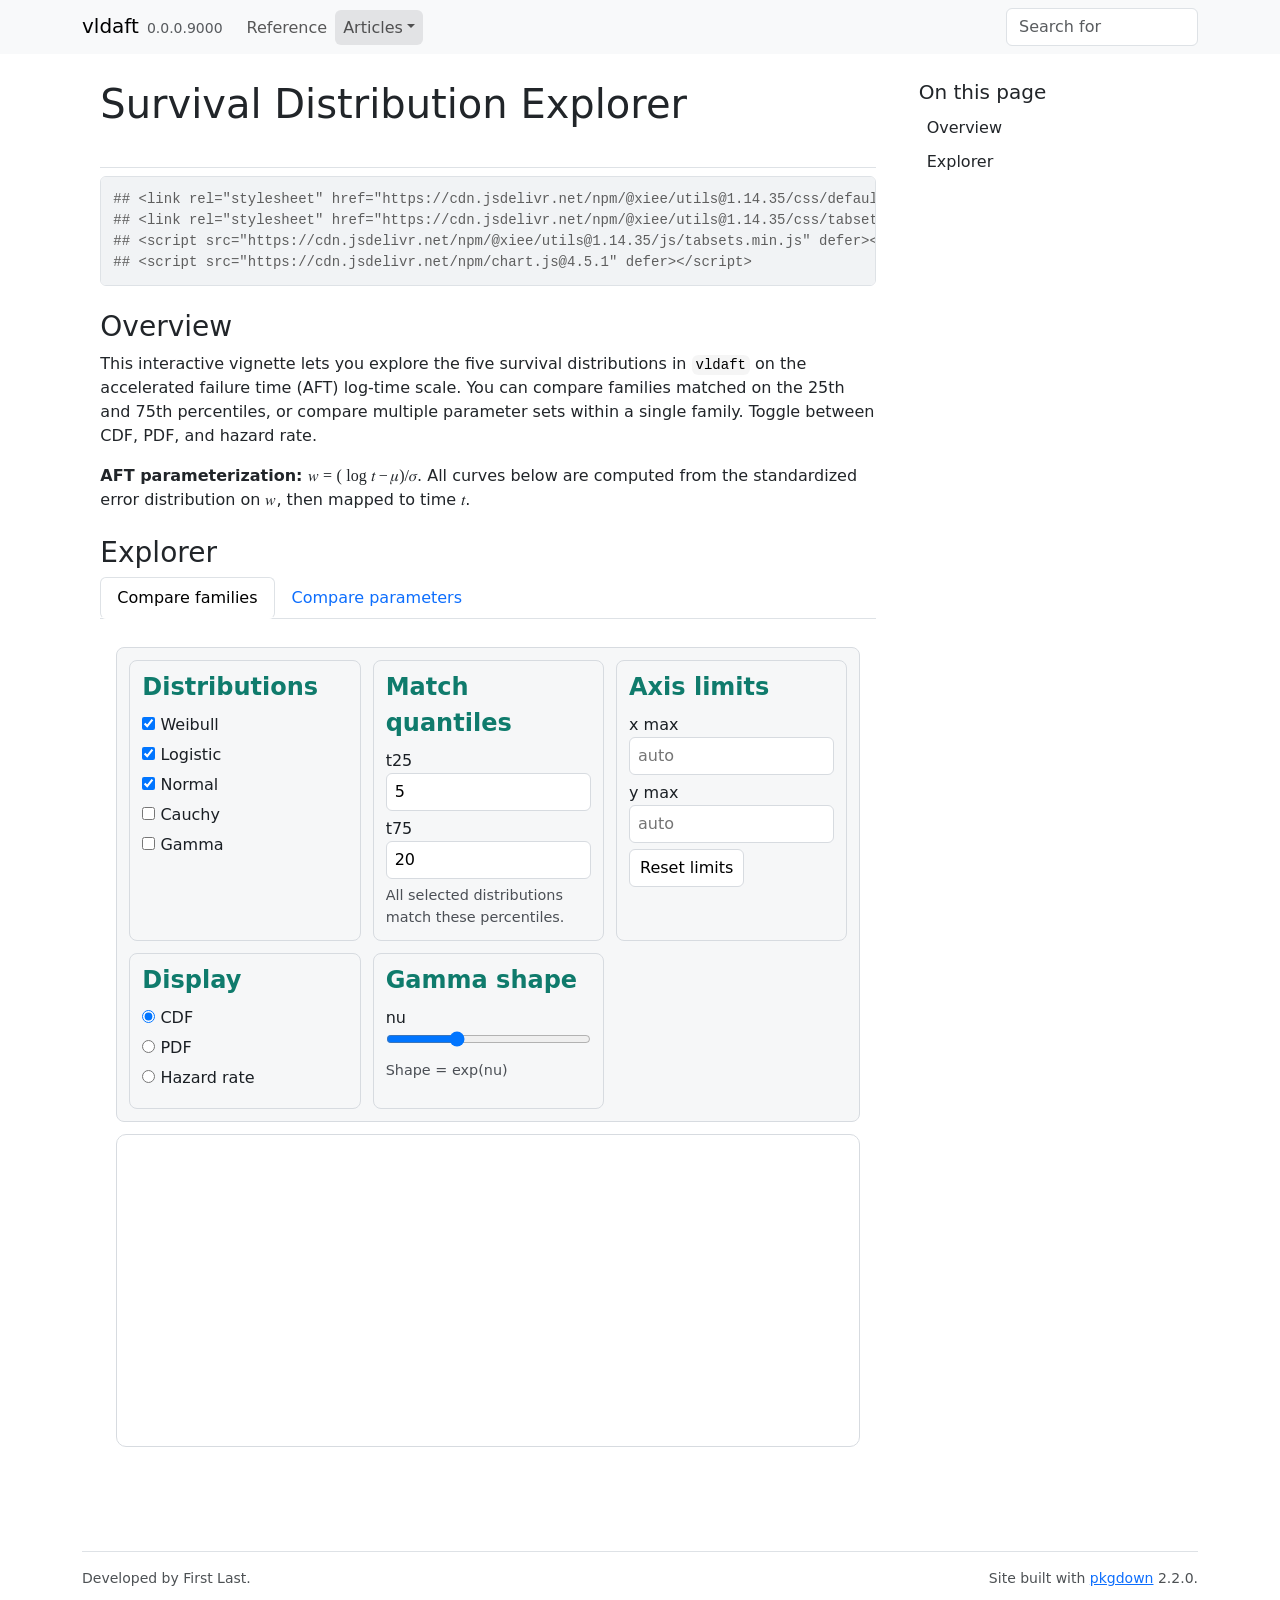
<file: articles/survival-explorer.html>
<!DOCTYPE html>
<!-- Generated by pkgdown: do not edit by hand --><html lang="en">
<head>
<meta http-equiv="Content-Type" content="text/html; charset=UTF-8">
<meta charset="utf-8">
<meta http-equiv="X-UA-Compatible" content="IE=edge">
<meta name="viewport" content="width=device-width, initial-scale=1, shrink-to-fit=no">
<title>Survival Distribution Explorer • vldaft</title>
<script src="../deps/jquery-3.6.0/jquery-3.6.0.min.js"></script><meta name="viewport" content="width=device-width, initial-scale=1, shrink-to-fit=no">
<link href="../deps/bootstrap-5.3.1/bootstrap.min.css" rel="stylesheet">
<script src="../deps/bootstrap-5.3.1/bootstrap.bundle.min.js"></script><link href="../deps/font-awesome-6.5.2/css/all.min.css" rel="stylesheet">
<link href="../deps/font-awesome-6.5.2/css/v4-shims.min.css" rel="stylesheet">
<script src="../deps/headroom-0.11.0/headroom.min.js"></script><script src="../deps/headroom-0.11.0/jQuery.headroom.min.js"></script><script src="../deps/bootstrap-toc-1.0.1/bootstrap-toc.min.js"></script><script src="../deps/clipboard.js-2.0.11/clipboard.min.js"></script><script src="../deps/search-1.0.0/autocomplete.jquery.min.js"></script><script src="../deps/search-1.0.0/fuse.min.js"></script><script src="../deps/search-1.0.0/mark.min.js"></script><!-- pkgdown --><script src="../pkgdown.js"></script><meta property="og:title" content="Survival Distribution Explorer">
</head>
<body>
    <a href="#main" class="visually-hidden-focusable">Skip to contents</a>


    <nav class="navbar navbar-expand-lg fixed-top bg-light" data-bs-theme="light" aria-label="Site navigation"><div class="container">

    <a class="navbar-brand me-2" href="../index.html">vldaft</a>

    <small class="nav-text text-muted me-auto" data-bs-toggle="tooltip" data-bs-placement="bottom" title="">0.0.0.9000</small>


    <button class="navbar-toggler" type="button" data-bs-toggle="collapse" data-bs-target="#navbar" aria-controls="navbar" aria-expanded="false" aria-label="Toggle navigation">
      <span class="navbar-toggler-icon"></span>
    </button>

    <div id="navbar" class="collapse navbar-collapse ms-3">
      <ul class="navbar-nav me-auto">
<li class="nav-item"><a class="nav-link" href="../reference/index.html">Reference</a></li>
<li class="active nav-item dropdown">
  <button class="nav-link dropdown-toggle" type="button" id="dropdown-articles" data-bs-toggle="dropdown" aria-expanded="false" aria-haspopup="true">Articles</button>
  <ul class="dropdown-menu" aria-labelledby="dropdown-articles">
<li><a class="dropdown-item" href="../articles/anderson1991.html">Reproducing Anderson (1991): A Nonproportional Hazards Weibull AFT Model</a></li>
    <li><a class="dropdown-item" href="../articles/survival-explorer.html">Survival Distribution Explorer</a></li>
  </ul>
</li>
      </ul>
<ul class="navbar-nav">
<li class="nav-item"><form class="form-inline" role="search">
 <input class="form-control" type="search" name="search-input" id="search-input" autocomplete="off" aria-label="Search site" placeholder="Search for" data-search-index="../search.json">
</form></li>
      </ul>
</div>


  </div>
</nav><div class="container template-article">




<div class="row">
  <main id="main" class="col-md-9"><div class="page-header">

      <h1>Survival Distribution Explorer</h1>
            
      

      <div class="d-none name"><code>survival-explorer.Rmd</code></div>
    </div>

    
    
<pre><code><span><span class="co">## &lt;link rel="stylesheet" href="https://cdn.jsdelivr.net/npm/@xiee/utils@1.14.35/css/default.min.css"&gt;</span></span>
<span><span class="co">## &lt;link rel="stylesheet" href="https://cdn.jsdelivr.net/npm/@xiee/utils@1.14.35/css/tabsets.min.css"&gt;</span></span>
<span><span class="co">## &lt;script src="https://cdn.jsdelivr.net/npm/@xiee/utils@1.14.35/js/tabsets.min.js" defer&gt;&lt;/script&gt;</span></span>
<span><span class="co">## &lt;script src="https://cdn.jsdelivr.net/npm/chart.js@4.5.1" defer&gt;&lt;/script&gt;</span></span></code></pre>
<style type="text/css">
:root {
  --panel-bg: #f6f7f8;
  --panel-border: #d7dbe0;
  --panel-text: #1a1f24;
  --accent: #0f7b6c;
}

.controls {
  display: grid;
  gap: 12px;
  grid-template-columns: repeat(auto-fit, minmax(220px, 1fr));
  padding: 12px;
  border: 1px solid var(--panel-border);
  border-radius: 8px;
  background: var(--panel-bg);
  color: var(--panel-text);
  margin: 12px 0;
}

.controls fieldset {
  border: 1px solid var(--panel-border);
  border-radius: 8px;
  padding: 8px 12px 12px;
}

.controls legend {
  font-weight: 600;
  color: var(--accent);
}

.controls label {
  display: block;
  margin: 6px 0;
}

.controls input[type="number"],
.controls input[type="text"] {
  width: 100%;
  padding: 6px 8px;
  border-radius: 6px;
  border: 1px solid var(--panel-border);
  background: #fff;
}

.controls input[type="range"] {
  width: 100%;
}

.chart-wrap {
  border: 1px solid var(--panel-border);
  border-radius: 10px;
  padding: 12px;
  background: #fff;
}

.small-note {
  font-size: 0.9rem;
  color: #4b4f55;
}

.param-table {
  width: 100%;
  border-collapse: collapse;
}

.param-table th,
.param-table td {
  padding: 6px 8px;
  border-bottom: 1px solid var(--panel-border);
}

.param-table th {
  text-align: left;
  color: var(--accent);
}

.param-table input[type="number"] {
  width: 100%;
}

.action-btn {
  padding: 6px 10px;
  border-radius: 6px;
  border: 1px solid var(--panel-border);
  background: #fff;
  cursor: pointer;
}

.action-btn:hover {
  border-color: var(--accent);
  color: var(--accent);
}
</style>
<div class="section level2">
<h2 id="overview">Overview<a class="anchor" aria-label="anchor" href="#overview"></a>
</h2>
<p>This interactive vignette lets you explore the five survival
distributions in <code>vldaft</code> on the accelerated failure time
(AFT) log-time scale. You can compare families matched on the 25th and
75th percentiles, or compare multiple parameter sets within a single
family. Toggle between CDF, PDF, and hazard rate.</p>
<p><strong>AFT parameterization:</strong>
<math display="inline" xmlns="http://www.w3.org/1998/Math/MathML"><semantics><mrow><mi>w</mi><mo>=</mo><mrow><mo stretchy="true" form="prefix">(</mo><mo>log</mo><mi>t</mi><mo>−</mo><mi>μ</mi><mo stretchy="true" form="postfix">)</mo></mrow><mi>/</mi><mi>σ</mi></mrow><annotation encoding="application/x-tex">w = (\log t - \mu) / \sigma</annotation></semantics></math>.
All curves below are computed from the standardized error distribution
on
<math display="inline" xmlns="http://www.w3.org/1998/Math/MathML"><semantics><mi>w</mi><annotation encoding="application/x-tex">w</annotation></semantics></math>,
then mapped to time
<math display="inline" xmlns="http://www.w3.org/1998/Math/MathML"><semantics><mi>t</mi><annotation encoding="application/x-tex">t</annotation></semantics></math>.</p>
</div>
<div class="section level2 tabset">
<h2 class="tabset" id="explorer">Explorer<a class="anchor" aria-label="anchor" href="#explorer"></a>
</h2>


<ul class="nav nav-tabs" id="explorer" role="tablist">
<li role="presentation" class="nav-item"><button data-bs-toggle="tab" data-bs-target="#compare-families" id="compare-families-tab" type="button" role="tab" aria-controls="compare-families" aria-selected="true" class="active nav-link">Compare families</button></li>
<li role="presentation" class="nav-item"><button data-bs-toggle="tab" data-bs-target="#compare-parameters" id="compare-parameters-tab" type="button" role="tab" aria-controls="compare-parameters" aria-selected="false" class="nav-link">Compare parameters</button></li>
</ul>
<div class="tab-content">
<div class="active  tab-pane" id="compare-families" role="tabpanel" aria-labelledby="compare-families-tab">

<div id="controls-compare" class="controls">
<fieldset>
<legend>Distributions</legend>
<label><input type="checkbox" data-dist="weibull" checked>
Weibull</label>
<label><input type="checkbox" data-dist="logistic" checked>
Logistic</label>
<label><input type="checkbox" data-dist="normal" checked> Normal</label>
<label><input type="checkbox" data-dist="cauchy"> Cauchy</label>
<label><input type="checkbox" data-dist="gamma"> Gamma</label>
</fieldset>
<fieldset>
<legend>Match quantiles</legend> <label>t25
<input type="number" id="q25" min="0.001" step="0.1" value="5"></label>
<label>t75
<input type="number" id="q75" min="0.001" step="0.1" value="20"></label>
<div class="small-note">
All selected distributions match these percentiles.
</div>
</fieldset>
<fieldset>
<legend>Axis limits</legend> <label>x max
<input type="number" id="xmax-compare" min="0.01" step="0.1" placeholder="auto"></label> <label>y max
<input type="number" id="ymax-compare" min="0.001" step="0.1" placeholder="auto"></label>
<button class="action-btn" id="reset-compare" type="button">Reset
limits</button>
</fieldset>
<fieldset>
<legend>Display</legend>
<label><input type="radio" name="view-compare" value="cdf" checked>
CDF</label> <label><input type="radio" name="view-compare" value="pdf">
PDF</label>
<label><input type="radio" name="view-compare" value="hazard"> Hazard
rate</label>
</fieldset>
<fieldset id="gamma-panel">
<legend>Gamma shape</legend> <label>nu
<input type="range" id="gamma-nu" min="-1" max="2" step="0.1" value="0"></label>
<div class="small-note">
Shape = exp(nu)
</div>
</fieldset>
</div>
<div class="chart-wrap">
<canvas id="chart-compare" height="280"></canvas>
</div>
</div>
<div class="tab-pane" id="compare-parameters" role="tabpanel" aria-labelledby="compare-parameters-tab">

<div id="controls-params" class="controls">
<fieldset>
<legend>Family</legend>
<label><input type="radio" name="family" value="weibull" checked>
Weibull</label>
<label><input type="radio" name="family" value="logistic">
Logistic</label>
<label><input type="radio" name="family" value="normal"> Normal</label>
<label><input type="radio" name="family" value="cauchy"> Cauchy</label>
<label><input type="radio" name="family" value="gamma"> Gamma</label>
</fieldset>
<fieldset>
<legend>Display</legend>
<label><input type="radio" name="view-params" value="cdf" checked>
CDF</label> <label><input type="radio" name="view-params" value="pdf">
PDF</label>
<label><input type="radio" name="view-params" value="hazard"> Hazard
rate</label>
</fieldset>
<fieldset>
<legend>Rows</legend>
<button class="action-btn" id="add-row" type="button">Add row</button>
<button class="action-btn" id="remove-row" type="button">Remove
row</button>
</fieldset>
<fieldset>
<legend>Axis limits</legend> <label>x max
<input type="number" id="xmax-params" min="0.01" step="0.1" placeholder="auto"></label> <label>y max
<input type="number" id="ymax-params" min="0.001" step="0.1" placeholder="auto"></label>
<button class="action-btn" id="reset-params" type="button">Reset
limits</button>
</fieldset>
</div>
<table class="table param-table" id="param-table">
<thead><tr>
<th>
Label
</th>
<th>
mu
</th>
<th>
sigma
</th>
<th class="gamma-col">
nu
</th>
</tr></thead>
<tbody></tbody>
</table>
<div class="chart-wrap">
<canvas id="chart-params" height="280"></canvas>
</div>
<script>
const COLORS = [
  "#0f7b6c",
  "#2f5aa4",
  "#b3415f",
  "#d28d26",
  "#6f4bc1",
  "#2f8d50"
];

const distLabels = {
  weibull: "Weibull",
  logistic: "Logistic",
  normal: "Normal",
  cauchy: "Cauchy",
  gamma: "Gamma"
};

const SQRT_2PI = Math.sqrt(2 * Math.PI);
const TINY = 1e-12;

function log1pExp(x) {
  if (x > 0) return x + Math.log1p(Math.exp(-x));
  return Math.log1p(Math.exp(x));
}

function normCdf(x) {
  // Abramowitz & Stegun 7.1.26
  const sign = x < 0 ? -1 : 1;
  const z = Math.abs(x) / Math.sqrt(2);
  const t = 1 / (1 + 0.3275911 * z);
  const a1 = 0.254829592;
  const a2 = -0.284496736;
  const a3 = 1.421413741;
  const a4 = -1.453152027;
  const a5 = 1.061405429;
  const erf = 1 - (((((a5 * t + a4) * t) + a3) * t + a2) * t + a1) * t * Math.exp(-z * z);
  return 0.5 * (1 + sign * erf);
}

function normInv(p) {
  // Acklam approximation
  if (p <= 0 || p >= 1) return NaN;
  const a = [
    -3.969683028665376e+01,
     2.209460984245205e+02,
    -2.759285104469687e+02,
     1.383577518672690e+02,
    -3.066479806614716e+01,
     2.506628277459239e+00
  ];
  const b = [
    -5.447609879822406e+01,
     1.615858368580409e+02,
    -1.556989798598866e+02,
     6.680131188771972e+01,
    -1.328068155288572e+01
  ];
  const c = [
    -7.784894002430293e-03,
    -3.223964580411365e-01,
    -2.400758277161838e+00,
    -2.549732539343734e+00,
     4.374664141464968e+00,
     2.938163982698783e+00
  ];
  const d = [
     7.784695709041462e-03,
     3.224671290700398e-01,
     2.445134137142996e+00,
     3.754408661907416e+00
  ];
  const plow = 0.02425;
  const phigh = 1 - plow;
  let q, r;
  if (p < plow) {
    q = Math.sqrt(-2 * Math.log(p));
    return (((((c[0] * q + c[1]) * q + c[2]) * q + c[3]) * q + c[4]) * q + c[5]) /
           ((((d[0] * q + d[1]) * q + d[2]) * q + d[3]) * q + 1);
  }
  if (p > phigh) {
    q = Math.sqrt(-2 * Math.log(1 - p));
    return -(((((c[0] * q + c[1]) * q + c[2]) * q + c[3]) * q + c[4]) * q + c[5]) /
            ((((d[0] * q + d[1]) * q + d[2]) * q + d[3]) * q + 1);
  }
  q = p - 0.5;
  r = q * q;
  return (((((a[0] * r + a[1]) * r + a[2]) * r + a[3]) * r + a[4]) * r + a[5]) * q /
         (((((b[0] * r + b[1]) * r + b[2]) * r + b[3]) * r + b[4]) * r + 1);
}

function logGamma(z) {
  // Lanczos approximation
  const p = [
    0.99999999999980993,
    676.5203681218851,
    -1259.1392167224028,
    771.32342877765313,
    -176.61502916214059,
    12.507343278686905,
    -0.13857109526572012,
    9.9843695780195716e-6,
    1.5056327351493116e-7
  ];
  if (z < 0.5) {
    return Math.log(Math.PI) - Math.log(Math.sin(Math.PI * z)) - logGamma(1 - z);
  }
  z -= 1;
  let x = p[0];
  for (let i = 1; i < p.length; i += 1) x += p[i] / (z + i);
  const t = z + 7.5;
  return 0.5 * Math.log(2 * Math.PI) + (z + 0.5) * Math.log(t) - t + Math.log(x);
}

function gammaP(a, x) {
  if (x <= 0) return 0;
  if (x < a + 1) {
    let ap = a;
    let sum = 1 / a;
    let del = sum;
    for (let n = 1; n <= 200; n += 1) {
      ap += 1;
      del *= x / ap;
      sum += del;
      if (Math.abs(del) < Math.abs(sum) * 1e-12) break;
    }
    return sum * Math.exp(-x + a * Math.log(x) - logGamma(a));
  }
  return 1 - gammaQ(a, x);
}

function gammaQ(a, x) {
  if (x <= 0) return 1;
  let b = x + 1 - a;
  let c = 1 / 1e-30;
  let d = 1 / b;
  let h = d;
  for (let i = 1; i <= 200; i += 1) {
    const an = -i * (i - a);
    b += 2;
    d = an * d + b;
    if (Math.abs(d) < 1e-30) d = 1e-30;
    c = b + an / c;
    if (Math.abs(c) < 1e-30) c = 1e-30;
    d = 1 / d;
    const del = d * c;
    h *= del;
    if (Math.abs(del - 1) < 1e-12) break;
  }
  return Math.exp(-x + a * Math.log(x) - logGamma(a)) * h;
}

function logPdfW(w, dist, nu) {
  switch (dist) {
    case "weibull":
      return w - Math.exp(w);
    case "logistic":
      return w - 2 * log1pExp(w);
    case "normal":
      return -0.5 * w * w - Math.log(SQRT_2PI);
    case "cauchy":
      return -Math.log(Math.PI) - Math.log1p(w * w);
    case "gamma": {
      const a = Math.exp(nu);
      const u = Math.exp(a * w + nu);
      return nu + a * (nu + w) - u - logGamma(a);
    }
    default:
      return NaN;
  }
}

function logSurvW(w, dist, nu) {
  switch (dist) {
    case "weibull":
      return -Math.exp(w);
    case "logistic":
      return -log1pExp(w);
    case "normal": {
      const p = 1 - normCdf(w);
      if (p > 0) return Math.log(p);
      // asymptotic for large w
      return -0.5 * w * w - Math.log(w) - Math.log(SQRT_2PI);
    }
    case "cauchy": {
      const s = 0.5 - Math.atan(w) / Math.PI;
      return Math.log(Math.max(s, TINY));
    }
    case "gamma": {
      const a = Math.exp(nu);
      const u = Math.exp(a * w + nu);
      const s = gammaQ(a, u);
      return Math.log(Math.max(s, TINY));
    }
    default:
      return NaN;
  }
}

function invSurv(s, dist, nu) {
  if (s <= 0 || s >= 1) return NaN;
  switch (dist) {
    case "weibull":
      return Math.log(-Math.log(s));
    case "logistic":
      return Math.log(1 / s - 1);
    case "normal":
      return normInv(1 - s);
    case "cauchy":
      return Math.tan(Math.PI * (0.5 - s));
    case "gamma": {
      let lo = -8;
      let hi = 8;
      for (let i = 0; i < 50; i += 1) {
        if (Math.exp(Math.exp(nu) * lo + nu) < 1e-10) break;
        lo -= 1;
      }
      for (let i = 0; i < 50; i += 1) {
        const a = Math.exp(nu);
        const u = Math.exp(a * hi + nu);
        if (gammaQ(a, u) < s) break;
        hi += 1;
      }
      for (let i = 0; i < 80; i += 1) {
        const mid = 0.5 * (lo + hi);
        const a = Math.exp(nu);
        const u = Math.exp(a * mid + nu);
        const smid = gammaQ(a, u);
        if (smid > s) lo = mid; else hi = mid;
        if (Math.abs(hi - lo) < 1e-6) break;
      }
      return 0.5 * (lo + hi);
    }
    default:
      return NaN;
  }
}

function gridW(dist, nu) {
  const wLo = invSurv(0.99, dist, nu);
  const wHi = invSurv(0.01, dist, nu);
  return { wLo, wHi };
}

function seriesData(dist, mu, sigma, nu, view) {
  const sig = Math.max(sigma, 1e-6);
  const { wLo, wHi } = gridW(dist, nu);
  const n = 200;
  const xs = [];
  const ys = [];
  for (let i = 0; i <= n; i += 1) {
    const w = wLo + (wHi - wLo) * i / n;
    const t = Math.exp(mu + sig * w);
    const logf = logPdfW(w, dist, nu);
    const logS = logSurvW(w, dist, nu);
    if (!isFinite(t) || !isFinite(logf) || !isFinite(logS)) continue;
    if (view === "cdf") {
      const s = Math.exp(logS);
      xs.push(t);
      ys.push(1 - s);
    } else if (view === "pdf") {
      const logft = logf - Math.log(t) - Math.log(sig);
      xs.push(t);
      ys.push(Math.exp(logft));
    } else {
      const logft = logf - Math.log(t) - Math.log(sig);
      const logh = logft - logS;
      xs.push(t);
      ys.push(Math.exp(logh));
    }
  }
  return { xs, ys };
}

function matchMuSigma(t25, t75, dist, nu) {
  if (!(t25 > 0 && t75 > t25)) return null;
  const w25 = invSurv(0.75, dist, nu);
  const w75 = invSurv(0.25, dist, nu);
  const sigma = (Math.log(t75) - Math.log(t25)) / (w75 - w25);
  const mu = Math.log(t25) - sigma * w25;
  return { mu, sigma };
}

function makeChart(ctx) {
  return new Chart(ctx, {
    type: "line",
    data: { datasets: [] },
    options: {
      responsive: true,
      animation: false,
      parsing: false,
      scales: {
        x: {
          type: "linear",
          title: { display: true, text: "Time (t)" }
        },
        y: {
          title: { display: true, text: "Value" }
        }
      },
      plugins: {
        legend: { display: true }
      }
    }
  });
}

function updateChart(chart, seriesList, view, xMax, yMax) {
  chart.data.datasets = seriesList.map((s, idx) => ({
    label: s.label,
    data: s.xs.map((x, i) => ({ x, y: s.ys[i] })),
    borderColor: COLORS[idx % COLORS.length],
    backgroundColor: COLORS[idx % COLORS.length],
    borderWidth: 2,
    fill: false,
    pointRadius: 0
  }));
  chart.options.scales.y.title.text = view === "cdf" ? "CDF" : (view === "pdf" ? "PDF" : "Hazard rate");
  chart.options.scales.x.max = xMax;
  chart.options.scales.y.max = yMax;
  chart.update();
}

const compareChart = makeChart(document.getElementById("chart-compare"));
const paramsChart = makeChart(document.getElementById("chart-params"));

function updateCompare() {
  const selected = Array.from(document.querySelectorAll("#controls-compare input[type=checkbox]")
    ).filter(el => el.checked).map(el => el.dataset.dist);
  const t25 = parseFloat(document.getElementById("q25").value || "5");
  const t75 = parseFloat(document.getElementById("q75").value || "20");
  const nu = parseFloat(document.getElementById("gamma-nu").value || "0");
  const view = document.querySelector("input[name=view-compare]:checked").value;
  const xMax = parseLimit("xmax-compare");
  const yMax = parseLimit("ymax-compare");

  const gammaPanel = document.getElementById("gamma-panel");
  gammaPanel.style.display = selected.includes("gamma") ? "block" : "none";

  const series = [];
  selected.forEach((dist) => {
    const params = matchMuSigma(t25, t75, dist, nu);
    if (!params) return;
    const { mu, sigma } = params;
    const data = seriesData(dist, mu, sigma, nu, view);
    series.push({ label: distLabels[dist], xs: data.xs, ys: data.ys });
  });

  updateChart(compareChart, series, view, xMax, yMax);
  saveLimits("compare", xMax, yMax);
}

function addParamRow(label, mu, sigma, nu) {
  const tbody = document.querySelector("#param-table tbody");
  const tr = document.createElement("tr");
  tr.innerHTML = `
    <td><input type="text" value="${label}"></td>
    <td><input type="number" step="0.1" value="${mu}"></td>
    <td><input type="number" step="0.1" min="0.01" value="${sigma}"></td>
    <td class="gamma-col"><input type="number" step="0.1" value="${nu}"></td>
  `;
  tbody.appendChild(tr);
}

function updateGammaColumn() {
  const family = document.querySelector("input[name=family]:checked").value;
  const show = family === "gamma";
  document.querySelectorAll(".gamma-col").forEach((el) => {
    el.style.display = show ? "table-cell" : "none";
  });
}

function readParamRows() {
  const rows = Array.from(document.querySelectorAll("#param-table tbody tr"));
  return rows.map((row) => {
    const inputs = row.querySelectorAll("input");
    return {
      label: inputs[0].value || "set",
      mu: parseFloat(inputs[1].value || "0"),
      sigma: parseFloat(inputs[2].value || "1"),
      nu: parseFloat(inputs[3]?.value || "0")
    };
  });
}

function updateParams() {
  const family = document.querySelector("input[name=family]:checked").value;
  const view = document.querySelector("input[name=view-params]:checked").value;
  const xMax = parseLimit("xmax-params");
  const yMax = parseLimit("ymax-params");
  updateGammaColumn();
  const rows = readParamRows();
  const series = rows.map((row) => {
    const nu = family === "gamma" ? row.nu : 0;
    const data = seriesData(family, row.mu, row.sigma, nu, view);
    return { label: row.label, xs: data.xs, ys: data.ys };
  });
  updateChart(paramsChart, series, view, xMax, yMax);
  saveLimits("params", xMax, yMax);
}

function wireEvents() {
  document.querySelectorAll("#controls-compare input").forEach((el) => {
    el.addEventListener("input", updateCompare);
    el.addEventListener("change", updateCompare);
  });

  document.querySelectorAll("#controls-params input").forEach((el) => {
    el.addEventListener("input", updateParams);
    el.addEventListener("change", updateParams);
  });

  document.getElementById("add-row").addEventListener("click", () => {
    addParamRow("set", 0, 1, 0);
    updateParams();
  });

  document.getElementById("remove-row").addEventListener("click", () => {
    const tbody = document.querySelector("#param-table tbody");
    if (tbody.children.length > 1) tbody.removeChild(tbody.lastElementChild);
    updateParams();
  });

  document.getElementById("reset-compare").addEventListener("click", () => {
    setLimitInputs("compare", "", "");
    updateCompare();
  });

  document.getElementById("reset-params").addEventListener("click", () => {
    setLimitInputs("params", "", "");
    updateParams();
  });

  document.querySelector("#param-table tbody").addEventListener("input", updateParams);
}

function parseLimit(id) {
  const raw = document.getElementById(id).value;
  if (!raw) return undefined;
  const val = parseFloat(raw);
  return Number.isFinite(val) && val > 0 ? val : undefined;
}

function saveLimits(scope, xMax, yMax) {
  try {
    const payload = { xMax: xMax ?? null, yMax: yMax ?? null };
    localStorage.setItem(`vldaft-limits-${scope}`, JSON.stringify(payload));
  } catch (err) {
    // ignore storage errors
  }
}

function loadLimits(scope) {
  try {
    const raw = localStorage.getItem(`vldaft-limits-${scope}`);
    if (!raw) return null;
    return JSON.parse(raw);
  } catch (err) {
    return null;
  }
}

function setLimitInputs(scope, xVal, yVal) {
  const xInput = document.getElementById(`xmax-${scope}`);
  const yInput = document.getElementById(`ymax-${scope}`);
  if (xInput) xInput.value = xVal;
  if (yInput) yInput.value = yVal;
}

addParamRow("base", 0, 1, 0);
addParamRow("shifted", 0.5, 1, 0);
wireEvents();
updateGammaColumn();
const storedCompare = loadLimits("compare");
if (storedCompare) {
  setLimitInputs("compare", storedCompare.xMax ?? "", storedCompare.yMax ?? "");
}
const storedParams = loadLimits("params");
if (storedParams) {
  setLimitInputs("params", storedParams.xMax ?? "", storedParams.yMax ?? "");
}
updateCompare();
updateParams();
</script>
</div>
</div>
</div>
  </main><aside class="col-md-3"><nav id="toc" aria-label="Table of contents"><h2>On this page</h2>
    </nav></aside>
</div>



    <footer><div class="pkgdown-footer-left">
  <p>Developed by First Last.</p>
</div>

<div class="pkgdown-footer-right">
  <p>Site built with <a href="https://pkgdown.r-lib.org/" class="external-link">pkgdown</a> 2.2.0.</p>
</div>

    </footer>
</div>





  </body>
</html>
</file>
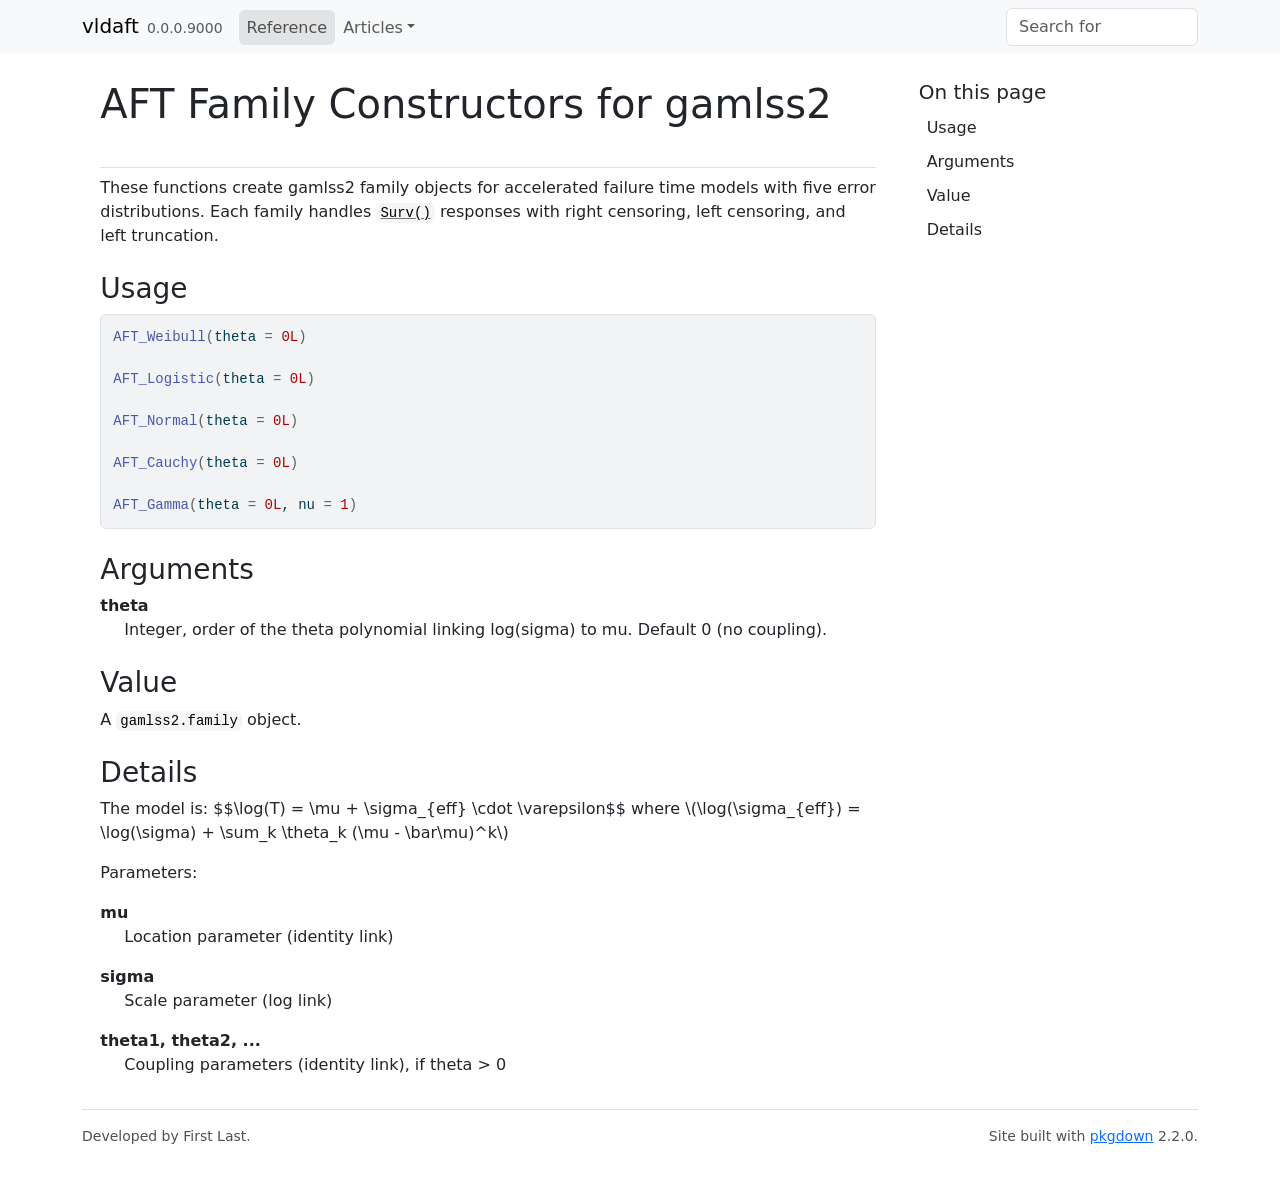
<file: reference/AFT_Cauchy.html>
<html>
  <head>
    <meta http-equiv="refresh" content="0;URL=https://keaven.github.io/vldaft/reference/AFT_families.html" />
    <meta name="robots" content="noindex">
    <link rel="canonical" href="https://keaven.github.io/vldaft/reference/AFT_families.html">
  </head>
</html>
</file>
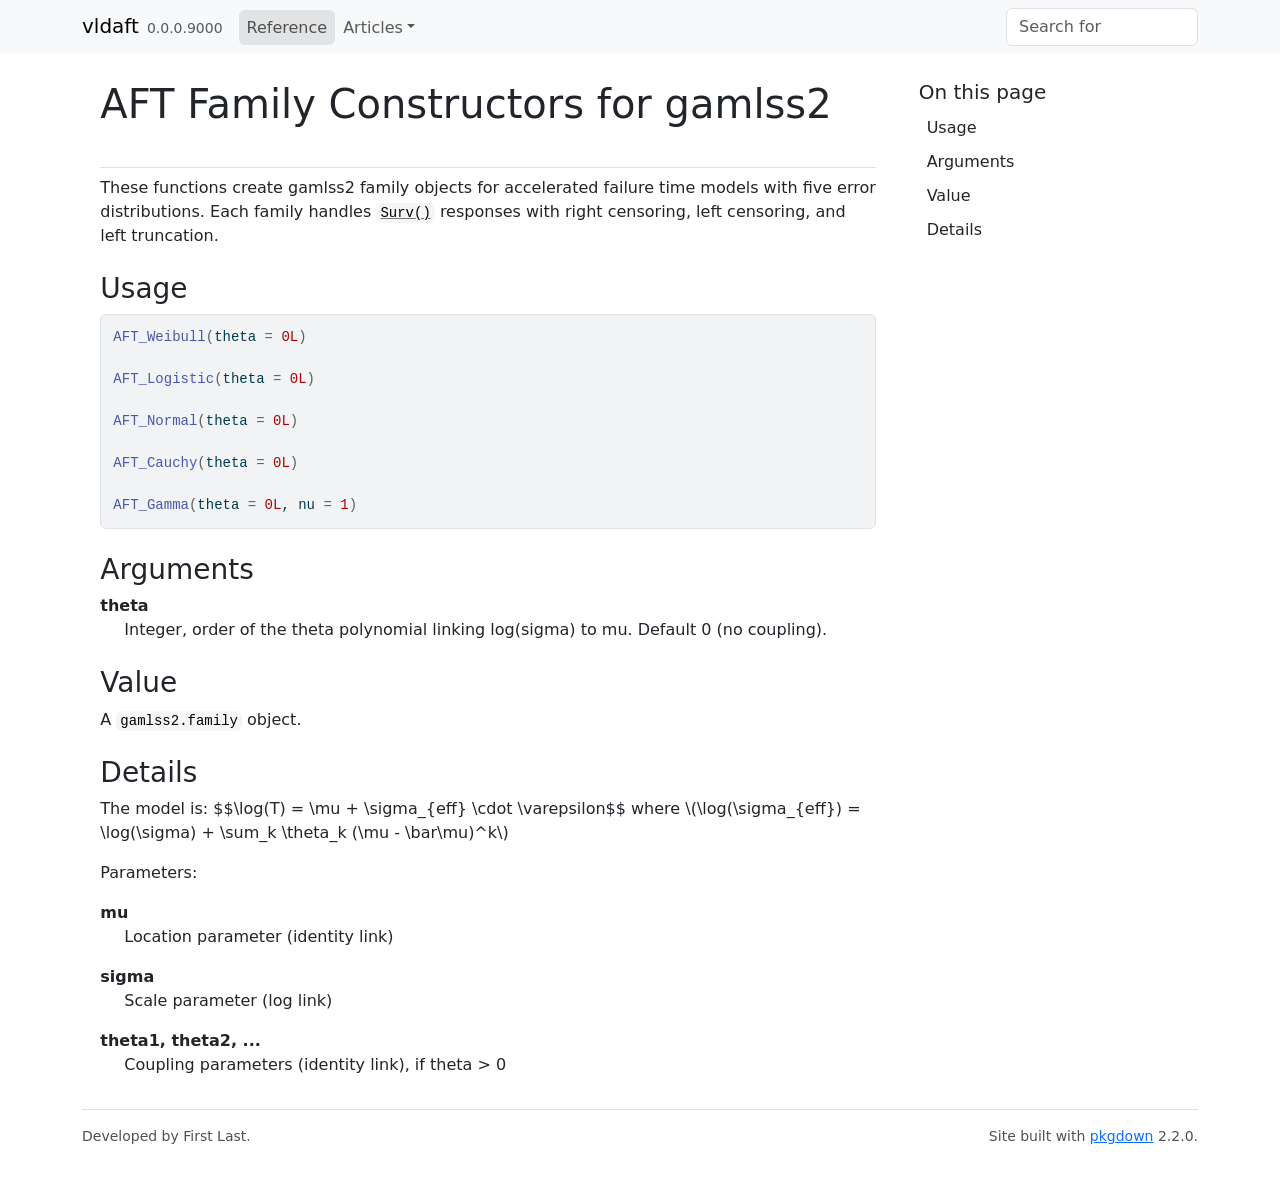
<file: reference/AFT_families.html>
<!DOCTYPE html>
<!-- Generated by pkgdown: do not edit by hand --><html lang="en"><head><meta http-equiv="Content-Type" content="text/html; charset=UTF-8"><meta charset="utf-8"><meta http-equiv="X-UA-Compatible" content="IE=edge"><meta name="viewport" content="width=device-width, initial-scale=1, shrink-to-fit=no"><title>AFT Family Constructors for gamlss2 — AFT_families • vldaft</title><script src="../deps/jquery-3.6.0/jquery-3.6.0.min.js"></script><meta name="viewport" content="width=device-width, initial-scale=1, shrink-to-fit=no"><link href="../deps/bootstrap-5.3.1/bootstrap.min.css" rel="stylesheet"><script src="../deps/bootstrap-5.3.1/bootstrap.bundle.min.js"></script><link href="../deps/font-awesome-6.5.2/css/all.min.css" rel="stylesheet"><link href="../deps/font-awesome-6.5.2/css/v4-shims.min.css" rel="stylesheet"><script src="../deps/headroom-0.11.0/headroom.min.js"></script><script src="../deps/headroom-0.11.0/jQuery.headroom.min.js"></script><script src="../deps/bootstrap-toc-1.0.1/bootstrap-toc.min.js"></script><script src="../deps/clipboard.js-2.0.11/clipboard.min.js"></script><script src="../deps/search-1.0.0/autocomplete.jquery.min.js"></script><script src="../deps/search-1.0.0/fuse.min.js"></script><script src="../deps/search-1.0.0/mark.min.js"></script><!-- pkgdown --><script src="../pkgdown.js"></script><meta property="og:title" content="AFT Family Constructors for gamlss2 — AFT_families"><meta name="description" content="These functions create gamlss2 family objects for accelerated failure time
models with five error distributions. Each family handles Surv()
responses with right censoring, left censoring, and left truncation."><meta property="og:description" content="These functions create gamlss2 family objects for accelerated failure time
models with five error distributions. Each family handles Surv()
responses with right censoring, left censoring, and left truncation."></head><body>
    <a href="#main" class="visually-hidden-focusable">Skip to contents</a>


    <nav class="navbar navbar-expand-lg fixed-top bg-light" data-bs-theme="light" aria-label="Site navigation"><div class="container">

    <a class="navbar-brand me-2" href="../index.html">vldaft</a>

    <small class="nav-text text-muted me-auto" data-bs-toggle="tooltip" data-bs-placement="bottom" title="">0.0.0.9000</small>


    <button class="navbar-toggler" type="button" data-bs-toggle="collapse" data-bs-target="#navbar" aria-controls="navbar" aria-expanded="false" aria-label="Toggle navigation">
      <span class="navbar-toggler-icon"></span>
    </button>

    <div id="navbar" class="collapse navbar-collapse ms-3">
      <ul class="navbar-nav me-auto"><li class="active nav-item"><a class="nav-link" href="../reference/index.html">Reference</a></li>
<li class="nav-item dropdown">
  <button class="nav-link dropdown-toggle" type="button" id="dropdown-articles" data-bs-toggle="dropdown" aria-expanded="false" aria-haspopup="true">Articles</button>
  <ul class="dropdown-menu" aria-labelledby="dropdown-articles"><li><a class="dropdown-item" href="../articles/anderson1991.html">Reproducing Anderson (1991): A Nonproportional Hazards Weibull AFT Model</a></li>
    <li><a class="dropdown-item" href="../articles/survival-explorer.html">Survival Distribution Explorer</a></li>
  </ul></li>
      </ul><ul class="navbar-nav"><li class="nav-item"><form class="form-inline" role="search">
 <input class="form-control" type="search" name="search-input" id="search-input" autocomplete="off" aria-label="Search site" placeholder="Search for" data-search-index="../search.json"></form></li>
      </ul></div>


  </div>
</nav><div class="container template-reference-topic">
<div class="row">
  <main id="main" class="col-md-9"><div class="page-header">

      <h1>AFT Family Constructors for gamlss2</h1>

      <div class="d-none name"><code>AFT_families.Rd</code></div>
    </div>

    <div class="ref-description section level2">
    <p>These functions create gamlss2 family objects for accelerated failure time
models with five error distributions. Each family handles <code><a href="https://rdrr.io/pkg/survival/man/Surv.html" class="external-link">Surv()</a></code>
responses with right censoring, left censoring, and left truncation.</p>
    </div>

    <div class="section level2">
    <h2 id="ref-usage">Usage<a class="anchor" aria-label="anchor" href="#ref-usage"></a></h2>
    <div class="sourceCode"><pre class="sourceCode r"><code><span><span class="fu">AFT_Weibull</span><span class="op">(</span>theta <span class="op">=</span> <span class="fl">0L</span><span class="op">)</span></span>
<span></span>
<span><span class="fu">AFT_Logistic</span><span class="op">(</span>theta <span class="op">=</span> <span class="fl">0L</span><span class="op">)</span></span>
<span></span>
<span><span class="fu">AFT_Normal</span><span class="op">(</span>theta <span class="op">=</span> <span class="fl">0L</span><span class="op">)</span></span>
<span></span>
<span><span class="fu">AFT_Cauchy</span><span class="op">(</span>theta <span class="op">=</span> <span class="fl">0L</span><span class="op">)</span></span>
<span></span>
<span><span class="fu">AFT_Gamma</span><span class="op">(</span>theta <span class="op">=</span> <span class="fl">0L</span>, nu <span class="op">=</span> <span class="fl">1</span><span class="op">)</span></span></code></pre></div>
    </div>

    <div class="section level2">
    <h2 id="arguments">Arguments<a class="anchor" aria-label="anchor" href="#arguments"></a></h2>


<dl><dt id="arg-theta">theta<a class="anchor" aria-label="anchor" href="#arg-theta"></a></dt>
<dd><p>Integer, order of the theta polynomial linking log(sigma) to mu.
Default 0 (no coupling).</p></dd>

</dl></div>
    <div class="section level2">
    <h2 id="value">Value<a class="anchor" aria-label="anchor" href="#value"></a></h2>
    <p>A <code>gamlss2.family</code> object.</p>
    </div>
    <div class="section level2">
    <h2 id="details">Details<a class="anchor" aria-label="anchor" href="#details"></a></h2>
    <p>The model is:
$$\log(T) = \mu + \sigma_{eff} \cdot \varepsilon$$
where \(\log(\sigma_{eff}) = \log(\sigma) + \sum_k \theta_k (\mu - \bar\mu)^k\)</p>
<p>Parameters:</p><dl><dt>mu</dt>
<dd><p>Location parameter (identity link)</p></dd>

<dt>sigma</dt>
<dd><p>Scale parameter (log link)</p></dd>

<dt>theta1, theta2, ...</dt>
<dd><p>Coupling parameters (identity link), if theta &gt; 0</p></dd>


</dl></div>

  </main><aside class="col-md-3"><nav id="toc" aria-label="Table of contents"><h2>On this page</h2>
    </nav></aside></div>


    <footer><div class="pkgdown-footer-left">
  <p>Developed by First Last.</p>
</div>

<div class="pkgdown-footer-right">
  <p>Site built with <a href="https://pkgdown.r-lib.org/" class="external-link">pkgdown</a> 2.2.0.</p>
</div>

    </footer></div>





  </body></html>
</file>
<file: deps/font-awesome-6.5.2/css/v4-shims.min.css>
/*!
 * Font Awesome Free 6.5.2 by @fontawesome - https://fontawesome.com
 * License - https://fontawesome.com/license/free (Icons: CC BY 4.0, Fonts: SIL OFL 1.1, Code: MIT License)
 * Copyright 2024 Fonticons, Inc.
 */
.fa.fa-glass:before{content:"\f000"}.fa.fa-envelope-o{font-family:"Font Awesome 6 Free";font-weight:400}.fa.fa-envelope-o:before{content:"\f0e0"}.fa.fa-star-o{font-family:"Font Awesome 6 Free";font-weight:400}.fa.fa-star-o:before{content:"\f005"}.fa.fa-close:before,.fa.fa-remove:before{content:"\f00d"}.fa.fa-gear:before{content:"\f013"}.fa.fa-trash-o{font-family:"Font Awesome 6 Free";font-weight:400}.fa.fa-trash-o:before{content:"\f2ed"}.fa.fa-home:before{content:"\f015"}.fa.fa-file-o{font-family:"Font Awesome 6 Free";font-weight:400}.fa.fa-file-o:before{content:"\f15b"}.fa.fa-clock-o{font-family:"Font Awesome 6 Free";font-weight:400}.fa.fa-clock-o:before{content:"\f017"}.fa.fa-arrow-circle-o-down{font-family:"Font Awesome 6 Free";font-weight:400}.fa.fa-arrow-circle-o-down:before{content:"\f358"}.fa.fa-arrow-circle-o-up{font-family:"Font Awesome 6 Free";font-weight:400}.fa.fa-arrow-circle-o-up:before{content:"\f35b"}.fa.fa-play-circle-o{font-family:"Font Awesome 6 Free";font-weight:400}.fa.fa-play-circle-o:before{content:"\f144"}.fa.fa-repeat:before,.fa.fa-rotate-right:before{content:"\f01e"}.fa.fa-refresh:before{content:"\f021"}.fa.fa-list-alt{font-family:"Font Awesome 6 Free";font-weight:400}.fa.fa-list-alt:before{content:"\f022"}.fa.fa-dedent:before{content:"\f03b"}.fa.fa-video-camera:before{content:"\f03d"}.fa.fa-picture-o{font-family:"Font Awesome 6 Free";font-weight:400}.fa.fa-picture-o:before{content:"\f03e"}.fa.fa-photo{font-family:"Font Awesome 6 Free";font-weight:400}.fa.fa-photo:before{content:"\f03e"}.fa.fa-image{font-family:"Font Awesome 6 Free";font-weight:400}.fa.fa-image:before{content:"\f03e"}.fa.fa-map-marker:before{content:"\f3c5"}.fa.fa-pencil-square-o{font-family:"Font Awesome 6 Free";font-weight:400}.fa.fa-pencil-square-o:before{content:"\f044"}.fa.fa-edit{font-family:"Font Awesome 6 Free";font-weight:400}.fa.fa-edit:before{content:"\f044"}.fa.fa-share-square-o:before{content:"\f14d"}.fa.fa-check-square-o{font-family:"Font Awesome 6 Free";font-weight:400}.fa.fa-check-square-o:before{content:"\f14a"}.fa.fa-arrows:before{content:"\f0b2"}.fa.fa-times-circle-o{font-family:"Font Awesome 6 Free";font-weight:400}.fa.fa-times-circle-o:before{content:"\f057"}.fa.fa-check-circle-o{font-family:"Font Awesome 6 Free";font-weight:400}.fa.fa-check-circle-o:before{content:"\f058"}.fa.fa-mail-forward:before{content:"\f064"}.fa.fa-expand:before{content:"\f424"}.fa.fa-compress:before{content:"\f422"}.fa.fa-eye,.fa.fa-eye-slash{font-family:"Font Awesome 6 Free";font-weight:400}.fa.fa-warning:before{content:"\f071"}.fa.fa-calendar:before{content:"\f073"}.fa.fa-arrows-v:before{content:"\f338"}.fa.fa-arrows-h:before{content:"\f337"}.fa.fa-bar-chart-o:before,.fa.fa-bar-chart:before{content:"\e0e3"}.fa.fa-twitter-square{font-family:"Font Awesome 6 Brands";font-weight:400}.fa.fa-twitter-square:before{content:"\f081"}.fa.fa-facebook-square{font-family:"Font Awesome 6 Brands";font-weight:400}.fa.fa-facebook-square:before{content:"\f082"}.fa.fa-gears:before{content:"\f085"}.fa.fa-thumbs-o-up{font-family:"Font Awesome 6 Free";font-weight:400}.fa.fa-thumbs-o-up:before{content:"\f164"}.fa.fa-thumbs-o-down{font-family:"Font Awesome 6 Free";font-weight:400}.fa.fa-thumbs-o-down:before{content:"\f165"}.fa.fa-heart-o{font-family:"Font Awesome 6 Free";font-weight:400}.fa.fa-heart-o:before{content:"\f004"}.fa.fa-sign-out:before{content:"\f2f5"}.fa.fa-linkedin-square{font-family:"Font Awesome 6 Brands";font-weight:400}.fa.fa-linkedin-square:before{content:"\f08c"}.fa.fa-thumb-tack:before{content:"\f08d"}.fa.fa-external-link:before{content:"\f35d"}.fa.fa-sign-in:before{content:"\f2f6"}.fa.fa-github-square{font-family:"Font Awesome 6 Brands";font-weight:400}.fa.fa-github-square:before{content:"\f092"}.fa.fa-lemon-o{font-family:"Font Awesome 6 Free";font-weight:400}.fa.fa-lemon-o:before{content:"\f094"}.fa.fa-square-o{font-family:"Font Awesome 6 Free";font-weight:400}.fa.fa-square-o:before{content:"\f0c8"}.fa.fa-bookmark-o{font-family:"Font Awesome 6 Free";font-weight:400}.fa.fa-bookmark-o:before{content:"\f02e"}.fa.fa-facebook,.fa.fa-twitter{font-family:"Font Awesome 6 Brands";font-weight:400}.fa.fa-facebook:before{content:"\f39e"}.fa.fa-facebook-f{font-family:"Font Awesome 6 Brands";font-weight:400}.fa.fa-facebook-f:before{content:"\f39e"}.fa.fa-github{font-family:"Font Awesome 6 Brands";font-weight:400}.fa.fa-credit-card{font-family:"Font Awesome 6 Free";font-weight:400}.fa.fa-feed:before{content:"\f09e"}.fa.fa-hdd-o{font-family:"Font Awesome 6 Free";font-weight:400}.fa.fa-hdd-o:before{content:"\f0a0"}.fa.fa-hand-o-right{font-family:"Font Awesome 6 Free";font-weight:400}.fa.fa-hand-o-right:before{content:"\f0a4"}.fa.fa-hand-o-left{font-family:"Font Awesome 6 Free";font-weight:400}.fa.fa-hand-o-left:before{content:"\f0a5"}.fa.fa-hand-o-up{font-family:"Font Awesome 6 Free";font-weight:400}.fa.fa-hand-o-up:before{content:"\f0a6"}.fa.fa-hand-o-down{font-family:"Font Awesome 6 Free";font-weight:400}.fa.fa-hand-o-down:before{content:"\f0a7"}.fa.fa-globe:before{content:"\f57d"}.fa.fa-tasks:before{content:"\f828"}.fa.fa-arrows-alt:before{content:"\f31e"}.fa.fa-group:before{content:"\f0c0"}.fa.fa-chain:before{content:"\f0c1"}.fa.fa-cut:before{content:"\f0c4"}.fa.fa-files-o{font-family:"Font Awesome 6 Free";font-weight:400}.fa.fa-files-o:before{content:"\f0c5"}.fa.fa-floppy-o{font-family:"Font Awesome 6 Free";font-weight:400}.fa.fa-floppy-o:before{content:"\f0c7"}.fa.fa-save{font-family:"Font Awesome 6 Free";font-weight:400}.fa.fa-save:before{content:"\f0c7"}.fa.fa-navicon:before,.fa.fa-reorder:before{content:"\f0c9"}.fa.fa-magic:before{content:"\e2ca"}.fa.fa-pinterest,.fa.fa-pinterest-square{font-family:"Font Awesome 6 Brands";font-weight:400}.fa.fa-pinterest-square:before{content:"\f0d3"}.fa.fa-google-plus-square{font-family:"Font Awesome 6 Brands";font-weight:400}.fa.fa-google-plus-square:before{content:"\f0d4"}.fa.fa-google-plus{font-family:"Font Awesome 6 Brands";font-weight:400}.fa.fa-google-plus:before{content:"\f0d5"}.fa.fa-money:before{content:"\f3d1"}.fa.fa-unsorted:before{content:"\f0dc"}.fa.fa-sort-desc:before{content:"\f0dd"}.fa.fa-sort-asc:before{content:"\f0de"}.fa.fa-linkedin{font-family:"Font Awesome 6 Brands";font-weight:400}.fa.fa-linkedin:before{content:"\f0e1"}.fa.fa-rotate-left:before{content:"\f0e2"}.fa.fa-legal:before{content:"\f0e3"}.fa.fa-dashboard:before,.fa.fa-tachometer:before{content:"\f625"}.fa.fa-comment-o{font-family:"Font Awesome 6 Free";font-weight:400}.fa.fa-comment-o:before{content:"\f075"}.fa.fa-comments-o{font-family:"Font Awesome 6 Free";font-weight:400}.fa.fa-comments-o:before{content:"\f086"}.fa.fa-flash:before{content:"\f0e7"}.fa.fa-clipboard:before{content:"\f0ea"}.fa.fa-lightbulb-o{font-family:"Font Awesome 6 Free";font-weight:400}.fa.fa-lightbulb-o:before{content:"\f0eb"}.fa.fa-exchange:before{content:"\f362"}.fa.fa-cloud-download:before{content:"\f0ed"}.fa.fa-cloud-upload:before{content:"\f0ee"}.fa.fa-bell-o{font-family:"Font Awesome 6 Free";font-weight:400}.fa.fa-bell-o:before{content:"\f0f3"}.fa.fa-cutlery:before{content:"\f2e7"}.fa.fa-file-text-o{font-family:"Font Awesome 6 Free";font-weight:400}.fa.fa-file-text-o:before{content:"\f15c"}.fa.fa-building-o{font-family:"Font Awesome 6 Free";font-weight:400}.fa.fa-building-o:before{content:"\f1ad"}.fa.fa-hospital-o{font-family:"Font Awesome 6 Free";font-weight:400}.fa.fa-hospital-o:before{content:"\f0f8"}.fa.fa-tablet:before{content:"\f3fa"}.fa.fa-mobile-phone:before,.fa.fa-mobile:before{content:"\f3cd"}.fa.fa-circle-o{font-family:"Font Awesome 6 Free";font-weight:400}.fa.fa-circle-o:before{content:"\f111"}.fa.fa-mail-reply:before{content:"\f3e5"}.fa.fa-github-alt{font-family:"Font Awesome 6 Brands";font-weight:400}.fa.fa-folder-o{font-family:"Font Awesome 6 Free";font-weight:400}.fa.fa-folder-o:before{content:"\f07b"}.fa.fa-folder-open-o{font-family:"Font Awesome 6 Free";font-weight:400}.fa.fa-folder-open-o:before{content:"\f07c"}.fa.fa-smile-o{font-family:"Font Awesome 6 Free";font-weight:400}.fa.fa-smile-o:before{content:"\f118"}.fa.fa-frown-o{font-family:"Font Awesome 6 Free";font-weight:400}.fa.fa-frown-o:before{content:"\f119"}.fa.fa-meh-o{font-family:"Font Awesome 6 Free";font-weight:400}.fa.fa-meh-o:before{content:"\f11a"}.fa.fa-keyboard-o{font-family:"Font Awesome 6 Free";font-weight:400}.fa.fa-keyboard-o:before{content:"\f11c"}.fa.fa-flag-o{font-family:"Font Awesome 6 Free";font-weight:400}.fa.fa-flag-o:before{content:"\f024"}.fa.fa-mail-reply-all:before{content:"\f122"}.fa.fa-star-half-o{font-family:"Font Awesome 6 Free";font-weight:400}.fa.fa-star-half-o:before{content:"\f5c0"}.fa.fa-star-half-empty{font-family:"Font Awesome 6 Free";font-weight:400}.fa.fa-star-half-empty:before{content:"\f5c0"}.fa.fa-star-half-full{font-family:"Font Awesome 6 Free";font-weight:400}.fa.fa-star-half-full:before{content:"\f5c0"}.fa.fa-code-fork:before{content:"\f126"}.fa.fa-chain-broken:before,.fa.fa-unlink:before{content:"\f127"}.fa.fa-calendar-o{font-family:"Font Awesome 6 Free";font-weight:400}.fa.fa-calendar-o:before{content:"\f133"}.fa.fa-css3,.fa.fa-html5,.fa.fa-maxcdn{font-family:"Font Awesome 6 Brands";font-weight:400}.fa.fa-unlock-alt:before{content:"\f09c"}.fa.fa-minus-square-o{font-family:"Font Awesome 6 Free";font-weight:400}.fa.fa-minus-square-o:before{content:"\f146"}.fa.fa-level-up:before{content:"\f3bf"}.fa.fa-level-down:before{content:"\f3be"}.fa.fa-pencil-square:before{content:"\f14b"}.fa.fa-external-link-square:before{content:"\f360"}.fa.fa-compass{font-family:"Font Awesome 6 Free";font-weight:400}.fa.fa-caret-square-o-down{font-family:"Font Awesome 6 Free";font-weight:400}.fa.fa-caret-square-o-down:before{content:"\f150"}.fa.fa-toggle-down{font-family:"Font Awesome 6 Free";font-weight:400}.fa.fa-toggle-down:before{content:"\f150"}.fa.fa-caret-square-o-up{font-family:"Font Awesome 6 Free";font-weight:400}.fa.fa-caret-square-o-up:before{content:"\f151"}.fa.fa-toggle-up{font-family:"Font Awesome 6 Free";font-weight:400}.fa.fa-toggle-up:before{content:"\f151"}.fa.fa-caret-square-o-right{font-family:"Font Awesome 6 Free";font-weight:400}.fa.fa-caret-square-o-right:before{content:"\f152"}.fa.fa-toggle-right{font-family:"Font Awesome 6 Free";font-weight:400}.fa.fa-toggle-right:before{content:"\f152"}.fa.fa-eur:before,.fa.fa-euro:before{content:"\f153"}.fa.fa-gbp:before{content:"\f154"}.fa.fa-dollar:before,.fa.fa-usd:before{content:"\24"}.fa.fa-inr:before,.fa.fa-rupee:before{content:"\e1bc"}.fa.fa-cny:before,.fa.fa-jpy:before,.fa.fa-rmb:before,.fa.fa-yen:before{content:"\f157"}.fa.fa-rouble:before,.fa.fa-rub:before,.fa.fa-ruble:before{content:"\f158"}.fa.fa-krw:before,.fa.fa-won:before{content:"\f159"}.fa.fa-bitcoin,.fa.fa-btc{font-family:"Font Awesome 6 Brands";font-weight:400}.fa.fa-bitcoin:before{content:"\f15a"}.fa.fa-file-text:before{content:"\f15c"}.fa.fa-sort-alpha-asc:before{content:"\f15d"}.fa.fa-sort-alpha-desc:before{content:"\f881"}.fa.fa-sort-amount-asc:before{content:"\f884"}.fa.fa-sort-amount-desc:before{content:"\f160"}.fa.fa-sort-numeric-asc:before{content:"\f162"}.fa.fa-sort-numeric-desc:before{content:"\f886"}.fa.fa-youtube-square{font-family:"Font Awesome 6 Brands";font-weight:400}.fa.fa-youtube-square:before{content:"\f431"}.fa.fa-xing,.fa.fa-xing-square,.fa.fa-youtube{font-family:"Font Awesome 6 Brands";font-weight:400}.fa.fa-xing-square:before{content:"\f169"}.fa.fa-youtube-play{font-family:"Font Awesome 6 Brands";font-weight:400}.fa.fa-youtube-play:before{content:"\f167"}.fa.fa-adn,.fa.fa-bitbucket,.fa.fa-bitbucket-square,.fa.fa-dropbox,.fa.fa-flickr,.fa.fa-instagram,.fa.fa-stack-overflow{font-family:"Font Awesome 6 Brands";font-weight:400}.fa.fa-bitbucket-square:before{content:"\f171"}.fa.fa-tumblr,.fa.fa-tumblr-square{font-family:"Font Awesome 6 Brands";font-weight:400}.fa.fa-tumblr-square:before{content:"\f174"}.fa.fa-long-arrow-down:before{content:"\f309"}.fa.fa-long-arrow-up:before{content:"\f30c"}.fa.fa-long-arrow-left:before{content:"\f30a"}.fa.fa-long-arrow-right:before{content:"\f30b"}.fa.fa-android,.fa.fa-apple,.fa.fa-dribbble,.fa.fa-foursquare,.fa.fa-gittip,.fa.fa-gratipay,.fa.fa-linux,.fa.fa-skype,.fa.fa-trello,.fa.fa-windows{font-family:"Font Awesome 6 Brands";font-weight:400}.fa.fa-gittip:before{content:"\f184"}.fa.fa-sun-o{font-family:"Font Awesome 6 Free";font-weight:400}.fa.fa-sun-o:before{content:"\f185"}.fa.fa-moon-o{font-family:"Font Awesome 6 Free";font-weight:400}.fa.fa-moon-o:before{content:"\f186"}.fa.fa-pagelines,.fa.fa-renren,.fa.fa-stack-exchange,.fa.fa-vk,.fa.fa-weibo{font-family:"Font Awesome 6 Brands";font-weight:400}.fa.fa-arrow-circle-o-right{font-family:"Font Awesome 6 Free";font-weight:400}.fa.fa-arrow-circle-o-right:before{content:"\f35a"}.fa.fa-arrow-circle-o-left{font-family:"Font Awesome 6 Free";font-weight:400}.fa.fa-arrow-circle-o-left:before{content:"\f359"}.fa.fa-caret-square-o-left{font-family:"Font Awesome 6 Free";font-weight:400}.fa.fa-caret-square-o-left:before{content:"\f191"}.fa.fa-toggle-left{font-family:"Font Awesome 6 Free";font-weight:400}.fa.fa-toggle-left:before{content:"\f191"}.fa.fa-dot-circle-o{font-family:"Font Awesome 6 Free";font-weight:400}.fa.fa-dot-circle-o:before{content:"\f192"}.fa.fa-vimeo-square{font-family:"Font Awesome 6 Brands";font-weight:400}.fa.fa-vimeo-square:before{content:"\f194"}.fa.fa-try:before,.fa.fa-turkish-lira:before{content:"\e2bb"}.fa.fa-plus-square-o{font-family:"Font Awesome 6 Free";font-weight:400}.fa.fa-plus-square-o:before{content:"\f0fe"}.fa.fa-openid,.fa.fa-slack,.fa.fa-wordpress{font-family:"Font Awesome 6 Brands";font-weight:400}.fa.fa-bank:before,.fa.fa-institution:before{content:"\f19c"}.fa.fa-mortar-board:before{content:"\f19d"}.fa.fa-google,.fa.fa-reddit,.fa.fa-reddit-square,.fa.fa-yahoo{font-family:"Font Awesome 6 Brands";font-weight:400}.fa.fa-reddit-square:before{content:"\f1a2"}.fa.fa-behance,.fa.fa-behance-square,.fa.fa-delicious,.fa.fa-digg,.fa.fa-drupal,.fa.fa-joomla,.fa.fa-pied-piper-alt,.fa.fa-pied-piper-pp,.fa.fa-stumbleupon,.fa.fa-stumbleupon-circle{font-family:"Font Awesome 6 Brands";font-weight:400}.fa.fa-behance-square:before{content:"\f1b5"}.fa.fa-steam,.fa.fa-steam-square{font-family:"Font Awesome 6 Brands";font-weight:400}.fa.fa-steam-square:before{content:"\f1b7"}.fa.fa-automobile:before{content:"\f1b9"}.fa.fa-cab:before{content:"\f1ba"}.fa.fa-deviantart,.fa.fa-soundcloud,.fa.fa-spotify{font-family:"Font Awesome 6 Brands";font-weight:400}.fa.fa-file-pdf-o{font-family:"Font Awesome 6 Free";font-weight:400}.fa.fa-file-pdf-o:before{content:"\f1c1"}.fa.fa-file-word-o{font-family:"Font Awesome 6 Free";font-weight:400}.fa.fa-file-word-o:before{content:"\f1c2"}.fa.fa-file-excel-o{font-family:"Font Awesome 6 Free";font-weight:400}.fa.fa-file-excel-o:before{content:"\f1c3"}.fa.fa-file-powerpoint-o{font-family:"Font Awesome 6 Free";font-weight:400}.fa.fa-file-powerpoint-o:before{content:"\f1c4"}.fa.fa-file-image-o{font-family:"Font Awesome 6 Free";font-weight:400}.fa.fa-file-image-o:before{content:"\f1c5"}.fa.fa-file-photo-o{font-family:"Font Awesome 6 Free";font-weight:400}.fa.fa-file-photo-o:before{content:"\f1c5"}.fa.fa-file-picture-o{font-family:"Font Awesome 6 Free";font-weight:400}.fa.fa-file-picture-o:before{content:"\f1c5"}.fa.fa-file-archive-o{font-family:"Font Awesome 6 Free";font-weight:400}.fa.fa-file-archive-o:before{content:"\f1c6"}.fa.fa-file-zip-o{font-family:"Font Awesome 6 Free";font-weight:400}.fa.fa-file-zip-o:before{content:"\f1c6"}.fa.fa-file-audio-o{font-family:"Font Awesome 6 Free";font-weight:400}.fa.fa-file-audio-o:before{content:"\f1c7"}.fa.fa-file-sound-o{font-family:"Font Awesome 6 Free";font-weight:400}.fa.fa-file-sound-o:before{content:"\f1c7"}.fa.fa-file-video-o{font-family:"Font Awesome 6 Free";font-weight:400}.fa.fa-file-video-o:before{content:"\f1c8"}.fa.fa-file-movie-o{font-family:"Font Awesome 6 Free";font-weight:400}.fa.fa-file-movie-o:before{content:"\f1c8"}.fa.fa-file-code-o{font-family:"Font Awesome 6 Free";font-weight:400}.fa.fa-file-code-o:before{content:"\f1c9"}.fa.fa-codepen,.fa.fa-jsfiddle,.fa.fa-vine{font-family:"Font Awesome 6 Brands";font-weight:400}.fa.fa-life-bouy:before,.fa.fa-life-buoy:before,.fa.fa-life-saver:before,.fa.fa-support:before{content:"\f1cd"}.fa.fa-circle-o-notch:before{content:"\f1ce"}.fa.fa-ra,.fa.fa-rebel{font-family:"Font Awesome 6 Brands";font-weight:400}.fa.fa-ra:before{content:"\f1d0"}.fa.fa-resistance{font-family:"Font Awesome 6 Brands";font-weight:400}.fa.fa-resistance:before{content:"\f1d0"}.fa.fa-empire,.fa.fa-ge{font-family:"Font Awesome 6 Brands";font-weight:400}.fa.fa-ge:before{content:"\f1d1"}.fa.fa-git-square{font-family:"Font Awesome 6 Brands";font-weight:400}.fa.fa-git-square:before{content:"\f1d2"}.fa.fa-git,.fa.fa-hacker-news,.fa.fa-y-combinator-square{font-family:"Font Awesome 6 Brands";font-weight:400}.fa.fa-y-combinator-square:before{content:"\f1d4"}.fa.fa-yc-square{font-family:"Font Awesome 6 Brands";font-weight:400}.fa.fa-yc-square:before{content:"\f1d4"}.fa.fa-qq,.fa.fa-tencent-weibo,.fa.fa-wechat,.fa.fa-weixin{font-family:"Font Awesome 6 Brands";font-weight:400}.fa.fa-wechat:before{content:"\f1d7"}.fa.fa-send:before{content:"\f1d8"}.fa.fa-paper-plane-o{font-family:"Font Awesome 6 Free";font-weight:400}.fa.fa-paper-plane-o:before{content:"\f1d8"}.fa.fa-send-o{font-family:"Font Awesome 6 Free";font-weight:400}.fa.fa-send-o:before{content:"\f1d8"}.fa.fa-circle-thin{font-family:"Font Awesome 6 Free";font-weight:400}.fa.fa-circle-thin:before{content:"\f111"}.fa.fa-header:before{content:"\f1dc"}.fa.fa-futbol-o{font-family:"Font Awesome 6 Free";font-weight:400}.fa.fa-futbol-o:before{content:"\f1e3"}.fa.fa-soccer-ball-o{font-family:"Font Awesome 6 Free";font-weight:400}.fa.fa-soccer-ball-o:before{content:"\f1e3"}.fa.fa-slideshare,.fa.fa-twitch,.fa.fa-yelp{font-family:"Font Awesome 6 Brands";font-weight:400}.fa.fa-newspaper-o{font-family:"Font Awesome 6 Free";font-weight:400}.fa.fa-newspaper-o:before{content:"\f1ea"}.fa.fa-cc-amex,.fa.fa-cc-discover,.fa.fa-cc-mastercard,.fa.fa-cc-paypal,.fa.fa-cc-stripe,.fa.fa-cc-visa,.fa.fa-google-wallet,.fa.fa-paypal{font-family:"Font Awesome 6 Brands";font-weight:400}.fa.fa-bell-slash-o{font-family:"Font Awesome 6 Free";font-weight:400}.fa.fa-bell-slash-o:before{content:"\f1f6"}.fa.fa-trash:before{content:"\f2ed"}.fa.fa-copyright{font-family:"Font Awesome 6 Free";font-weight:400}.fa.fa-eyedropper:before{content:"\f1fb"}.fa.fa-area-chart:before{content:"\f1fe"}.fa.fa-pie-chart:before{content:"\f200"}.fa.fa-line-chart:before{content:"\f201"}.fa.fa-lastfm,.fa.fa-lastfm-square{font-family:"Font Awesome 6 Brands";font-weight:400}.fa.fa-lastfm-square:before{content:"\f203"}.fa.fa-angellist,.fa.fa-ioxhost{font-family:"Font Awesome 6 Brands";font-weight:400}.fa.fa-cc{font-family:"Font Awesome 6 Free";font-weight:400}.fa.fa-cc:before{content:"\f20a"}.fa.fa-ils:before,.fa.fa-shekel:before,.fa.fa-sheqel:before{content:"\f20b"}.fa.fa-buysellads,.fa.fa-connectdevelop,.fa.fa-dashcube,.fa.fa-forumbee,.fa.fa-leanpub,.fa.fa-sellsy,.fa.fa-shirtsinbulk,.fa.fa-simplybuilt,.fa.fa-skyatlas{font-family:"Font Awesome 6 Brands";font-weight:400}.fa.fa-diamond{font-family:"Font Awesome 6 Free";font-weight:400}.fa.fa-diamond:before{content:"\f3a5"}.fa.fa-intersex:before,.fa.fa-transgender:before{content:"\f224"}.fa.fa-transgender-alt:before{content:"\f225"}.fa.fa-facebook-official{font-family:"Font Awesome 6 Brands";font-weight:400}.fa.fa-facebook-official:before{content:"\f09a"}.fa.fa-pinterest-p,.fa.fa-whatsapp{font-family:"Font Awesome 6 Brands";font-weight:400}.fa.fa-hotel:before{content:"\f236"}.fa.fa-medium,.fa.fa-viacoin,.fa.fa-y-combinator,.fa.fa-yc{font-family:"Font Awesome 6 Brands";font-weight:400}.fa.fa-yc:before{content:"\f23b"}.fa.fa-expeditedssl,.fa.fa-opencart,.fa.fa-optin-monster{font-family:"Font Awesome 6 Brands";font-weight:400}.fa.fa-battery-4:before,.fa.fa-battery:before{content:"\f240"}.fa.fa-battery-3:before{content:"\f241"}.fa.fa-battery-2:before{content:"\f242"}.fa.fa-battery-1:before{content:"\f243"}.fa.fa-battery-0:before{content:"\f244"}.fa.fa-object-group,.fa.fa-object-ungroup,.fa.fa-sticky-note-o{font-family:"Font Awesome 6 Free";font-weight:400}.fa.fa-sticky-note-o:before{content:"\f249"}.fa.fa-cc-diners-club,.fa.fa-cc-jcb{font-family:"Font Awesome 6 Brands";font-weight:400}.fa.fa-clone{font-family:"Font Awesome 6 Free";font-weight:400}.fa.fa-hourglass-o:before{content:"\f254"}.fa.fa-hourglass-1:before{content:"\f251"}.fa.fa-hourglass-2:before{content:"\f252"}.fa.fa-hourglass-3:before{content:"\f253"}.fa.fa-hand-rock-o{font-family:"Font Awesome 6 Free";font-weight:400}.fa.fa-hand-rock-o:before{content:"\f255"}.fa.fa-hand-grab-o{font-family:"Font Awesome 6 Free";font-weight:400}.fa.fa-hand-grab-o:before{content:"\f255"}.fa.fa-hand-paper-o{font-family:"Font Awesome 6 Free";font-weight:400}.fa.fa-hand-paper-o:before{content:"\f256"}.fa.fa-hand-stop-o{font-family:"Font Awesome 6 Free";font-weight:400}.fa.fa-hand-stop-o:before{content:"\f256"}.fa.fa-hand-scissors-o{font-family:"Font Awesome 6 Free";font-weight:400}.fa.fa-hand-scissors-o:before{content:"\f257"}.fa.fa-hand-lizard-o{font-family:"Font Awesome 6 Free";font-weight:400}.fa.fa-hand-lizard-o:before{content:"\f258"}.fa.fa-hand-spock-o{font-family:"Font Awesome 6 Free";font-weight:400}.fa.fa-hand-spock-o:before{content:"\f259"}.fa.fa-hand-pointer-o{font-family:"Font Awesome 6 Free";font-weight:400}.fa.fa-hand-pointer-o:before{content:"\f25a"}.fa.fa-hand-peace-o{font-family:"Font Awesome 6 Free";font-weight:400}.fa.fa-hand-peace-o:before{content:"\f25b"}.fa.fa-registered{font-family:"Font Awesome 6 Free";font-weight:400}.fa.fa-creative-commons,.fa.fa-gg,.fa.fa-gg-circle,.fa.fa-odnoklassniki,.fa.fa-odnoklassniki-square{font-family:"Font Awesome 6 Brands";font-weight:400}.fa.fa-odnoklassniki-square:before{content:"\f264"}.fa.fa-chrome,.fa.fa-firefox,.fa.fa-get-pocket,.fa.fa-internet-explorer,.fa.fa-opera,.fa.fa-safari,.fa.fa-wikipedia-w{font-family:"Font Awesome 6 Brands";font-weight:400}.fa.fa-television:before{content:"\f26c"}.fa.fa-500px,.fa.fa-amazon,.fa.fa-contao{font-family:"Font Awesome 6 Brands";font-weight:400}.fa.fa-calendar-plus-o{font-family:"Font Awesome 6 Free";font-weight:400}.fa.fa-calendar-plus-o:before{content:"\f271"}.fa.fa-calendar-minus-o{font-family:"Font Awesome 6 Free";font-weight:400}.fa.fa-calendar-minus-o:before{content:"\f272"}.fa.fa-calendar-times-o{font-family:"Font Awesome 6 Free";font-weight:400}.fa.fa-calendar-times-o:before{content:"\f273"}.fa.fa-calendar-check-o{font-family:"Font Awesome 6 Free";font-weight:400}.fa.fa-calendar-check-o:before{content:"\f274"}.fa.fa-map-o{font-family:"Font Awesome 6 Free";font-weight:400}.fa.fa-map-o:before{content:"\f279"}.fa.fa-commenting:before{content:"\f4ad"}.fa.fa-commenting-o{font-family:"Font Awesome 6 Free";font-weight:400}.fa.fa-commenting-o:before{content:"\f4ad"}.fa.fa-houzz,.fa.fa-vimeo{font-family:"Font Awesome 6 Brands";font-weight:400}.fa.fa-vimeo:before{content:"\f27d"}.fa.fa-black-tie,.fa.fa-edge,.fa.fa-fonticons,.fa.fa-reddit-alien{font-family:"Font Awesome 6 Brands";font-weight:400}.fa.fa-credit-card-alt:before{content:"\f09d"}.fa.fa-codiepie,.fa.fa-fort-awesome,.fa.fa-mixcloud,.fa.fa-modx,.fa.fa-product-hunt,.fa.fa-scribd,.fa.fa-usb{font-family:"Font Awesome 6 Brands";font-weight:400}.fa.fa-pause-circle-o{font-family:"Font Awesome 6 Free";font-weight:400}.fa.fa-pause-circle-o:before{content:"\f28b"}.fa.fa-stop-circle-o{font-family:"Font Awesome 6 Free";font-weight:400}.fa.fa-stop-circle-o:before{content:"\f28d"}.fa.fa-bluetooth,.fa.fa-bluetooth-b,.fa.fa-envira,.fa.fa-gitlab,.fa.fa-wheelchair-alt,.fa.fa-wpbeginner,.fa.fa-wpforms{font-family:"Font Awesome 6 Brands";font-weight:400}.fa.fa-wheelchair-alt:before{content:"\f368"}.fa.fa-question-circle-o{font-family:"Font Awesome 6 Free";font-weight:400}.fa.fa-question-circle-o:before{content:"\f059"}.fa.fa-volume-control-phone:before{content:"\f2a0"}.fa.fa-asl-interpreting:before{content:"\f2a3"}.fa.fa-deafness:before,.fa.fa-hard-of-hearing:before{content:"\f2a4"}.fa.fa-glide,.fa.fa-glide-g{font-family:"Font Awesome 6 Brands";font-weight:400}.fa.fa-signing:before{content:"\f2a7"}.fa.fa-viadeo,.fa.fa-viadeo-square{font-family:"Font Awesome 6 Brands";font-weight:400}.fa.fa-viadeo-square:before{content:"\f2aa"}.fa.fa-snapchat,.fa.fa-snapchat-ghost{font-family:"Font Awesome 6 Brands";font-weight:400}.fa.fa-snapchat-ghost:before{content:"\f2ab"}.fa.fa-snapchat-square{font-family:"Font Awesome 6 Brands";font-weight:400}.fa.fa-snapchat-square:before{content:"\f2ad"}.fa.fa-first-order,.fa.fa-google-plus-official,.fa.fa-pied-piper,.fa.fa-themeisle,.fa.fa-yoast{font-family:"Font Awesome 6 Brands";font-weight:400}.fa.fa-google-plus-official:before{content:"\f2b3"}.fa.fa-google-plus-circle{font-family:"Font Awesome 6 Brands";font-weight:400}.fa.fa-google-plus-circle:before{content:"\f2b3"}.fa.fa-fa,.fa.fa-font-awesome{font-family:"Font Awesome 6 Brands";font-weight:400}.fa.fa-fa:before{content:"\f2b4"}.fa.fa-handshake-o{font-family:"Font Awesome 6 Free";font-weight:400}.fa.fa-handshake-o:before{content:"\f2b5"}.fa.fa-envelope-open-o{font-family:"Font Awesome 6 Free";font-weight:400}.fa.fa-envelope-open-o:before{content:"\f2b6"}.fa.fa-linode{font-family:"Font Awesome 6 Brands";font-weight:400}.fa.fa-address-book-o{font-family:"Font Awesome 6 Free";font-weight:400}.fa.fa-address-book-o:before{content:"\f2b9"}.fa.fa-vcard:before{content:"\f2bb"}.fa.fa-address-card-o{font-family:"Font Awesome 6 Free";font-weight:400}.fa.fa-address-card-o:before{content:"\f2bb"}.fa.fa-vcard-o{font-family:"Font Awesome 6 Free";font-weight:400}.fa.fa-vcard-o:before{content:"\f2bb"}.fa.fa-user-circle-o{font-family:"Font Awesome 6 Free";font-weight:400}.fa.fa-user-circle-o:before{content:"\f2bd"}.fa.fa-user-o{font-family:"Font Awesome 6 Free";font-weight:400}.fa.fa-user-o:before{content:"\f007"}.fa.fa-id-badge{font-family:"Font Awesome 6 Free";font-weight:400}.fa.fa-drivers-license:before{content:"\f2c2"}.fa.fa-id-card-o{font-family:"Font Awesome 6 Free";font-weight:400}.fa.fa-id-card-o:before{content:"\f2c2"}.fa.fa-drivers-license-o{font-family:"Font Awesome 6 Free";font-weight:400}.fa.fa-drivers-license-o:before{content:"\f2c2"}.fa.fa-free-code-camp,.fa.fa-quora,.fa.fa-telegram{font-family:"Font Awesome 6 Brands";font-weight:400}.fa.fa-thermometer-4:before,.fa.fa-thermometer:before{content:"\f2c7"}.fa.fa-thermometer-3:before{content:"\f2c8"}.fa.fa-thermometer-2:before{content:"\f2c9"}.fa.fa-thermometer-1:before{content:"\f2ca"}.fa.fa-thermometer-0:before{content:"\f2cb"}.fa.fa-bathtub:before,.fa.fa-s15:before{content:"\f2cd"}.fa.fa-window-maximize,.fa.fa-window-restore{font-family:"Font Awesome 6 Free";font-weight:400}.fa.fa-times-rectangle:before{content:"\f410"}.fa.fa-window-close-o{font-family:"Font Awesome 6 Free";font-weight:400}.fa.fa-window-close-o:before{content:"\f410"}.fa.fa-times-rectangle-o{font-family:"Font Awesome 6 Free";font-weight:400}.fa.fa-times-rectangle-o:before{content:"\f410"}.fa.fa-bandcamp,.fa.fa-eercast,.fa.fa-etsy,.fa.fa-grav,.fa.fa-imdb,.fa.fa-ravelry{font-family:"Font Awesome 6 Brands";font-weight:400}.fa.fa-eercast:before{content:"\f2da"}.fa.fa-snowflake-o{font-family:"Font Awesome 6 Free";font-weight:400}.fa.fa-snowflake-o:before{content:"\f2dc"}.fa.fa-meetup,.fa.fa-superpowers,.fa.fa-wpexplorer{font-family:"Font Awesome 6 Brands";font-weight:400}
</file>
